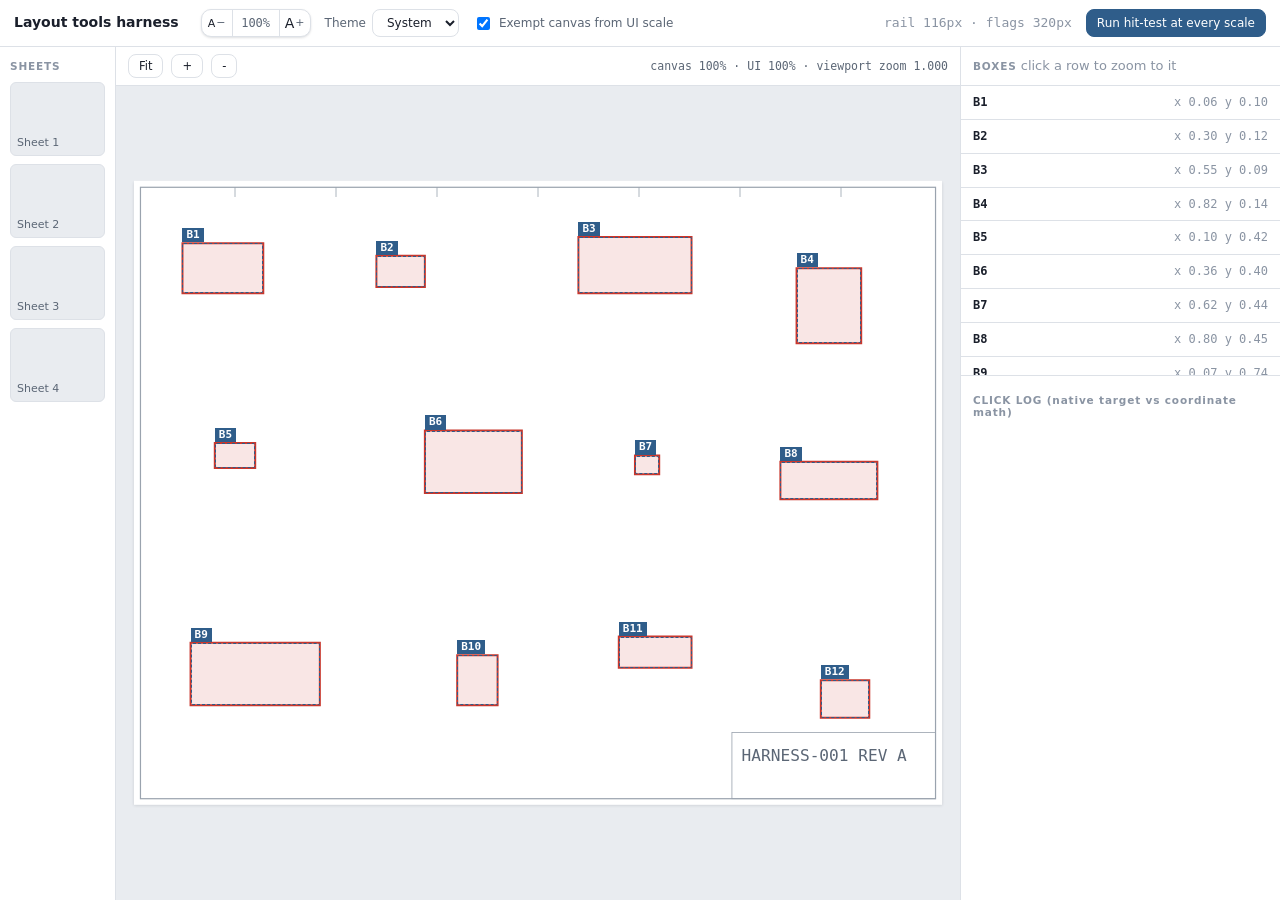
<file: frontend/dev/layout-tools-demo.html>
<!DOCTYPE html>
<html lang="en">
<head>
<meta charset="utf-8">
<meta name="viewport" content="width=device-width, initial-scale=1">
<title>Layout Tools Harness</title>
<!-- Interface scale before first paint (the same snippet the app should inline in <head>). -->
<script>
  (function () {
    var s = 100;
    try { s = parseInt(localStorage.getItem("tallymark.uiScale"), 10) || 100; } catch (e) {}
    if ([85, 90, 100, 110, 120, 130].indexOf(s) < 0) s = 100;
    var d = document.documentElement;
    d.style.setProperty("--tally-ui-zoom", String(s / 100));
    if (s !== 100) d.style.zoom = String(s / 100);
    d.setAttribute("data-ui-scale", String(s));
  })();
</script>
<link rel="stylesheet" href="../layout-tools.css?v=dev">
<style>
  :root {
    --bg: #f4f6f9; --panel: #fff; --border: #dde1e7; --ink: #1a1f2b; --ink-2: #5b6675; --muted: #8a94a3;
    --canvas: #e9ecf0; --accent: #2f5d8a; --red: #c8372d; --ok: #2e7d4f; --amber: #b7791f; --radius: 10px;
    --sans: system-ui, -apple-system, "Segoe UI", sans-serif; --mono: ui-monospace, "Cascadia Mono", Consolas, monospace;
    color-scheme: light;
  }
  :root[data-theme="dark"] {
    --bg: #12161d; --panel: #1b2029; --border: #2f3642; --ink: #e7eaf0; --ink-2: #a3acb9; --muted: #7c8696;
    --canvas: #0e1117; --accent: #7aa7d6; --red: #ef6a5f; --ok: #5cc28b; color-scheme: dark;
  }
  @media (prefers-color-scheme: dark) {
    :root:not([data-theme="light"]) {
      --bg: #12161d; --panel: #1b2029; --border: #2f3642; --ink: #e7eaf0; --ink-2: #a3acb9; --muted: #7c8696;
      --canvas: #0e1117; --accent: #7aa7d6; --red: #ef6a5f; --ok: #5cc28b; color-scheme: dark;
    }
  }
  * { box-sizing: border-box; }
  html, body { margin: 0; height: 100%; background: var(--bg); }
  body { color: var(--ink); font: 13px/1.4 var(--sans); }
  [hidden] { display: none !important; }
  #app { height: 100vh; display: flex; flex-direction: column; min-height: 0; }
  .top { display: flex; align-items: center; flex-wrap: wrap; gap: 10px 14px; padding: 9px 14px; background: var(--panel); border-bottom: 1px solid var(--border); }
  .top h1 { font-size: 14px; margin: 0 8px 0 0; font-weight: 600; }
  .top label { display: inline-flex; align-items: center; gap: 6px; color: var(--ink-2); font-size: 12px; }
  .top select, .btn { height: 28px; border: 1px solid var(--border); background: var(--panel); color: var(--ink); border-radius: 8px; padding: 0 10px; font: inherit; font-size: 12px; cursor: pointer; }
  .btn-primary { background: var(--accent); border-color: var(--accent); color: #fff; }
  .spacer { flex: 1; }
  .mono { font-family: var(--mono); }
  .muted { color: var(--muted); }
  .workspace { flex: 1; display: flex; min-height: 0; }
  .rail { width: 116px; flex: 0 0 116px; border-right: 1px solid var(--border); background: var(--panel); padding: 12px 10px; display: flex; flex-direction: column; gap: 8px; overflow: auto; }
  .rail-title { font-size: 10.5px; letter-spacing: .08em; color: var(--muted); font-weight: 600; }
  .thumb { height: 74px; flex: 0 0 auto; border: 1px solid var(--border); border-radius: 6px; background: var(--canvas); display: flex; align-items: flex-end; padding: 4px 6px; font-size: 11px; color: var(--ink-2); }
  .canvas-col { flex: 1; display: flex; flex-direction: column; min-width: 0; background: var(--canvas); }
  .toolbar { display: flex; align-items: center; gap: 8px; padding: 7px 12px; background: var(--panel); border-bottom: 1px solid var(--border); flex-wrap: wrap; }
  .toolbar .btn { height: 24px; font-size: 11.5px; }
  .readout { margin-left: auto; font: 11.5px var(--mono); color: var(--ink-2); }
  .viewport { flex: 1; position: relative; overflow: hidden; min-height: 0; cursor: grab; }
  .viewport.dragging { cursor: grabbing; }
  .stage { position: absolute; left: 0; top: 0; transform-origin: 0 0; background: #fff; box-shadow: 0 1px 3px rgba(27,36,48,.14); }
  .overlay { position: absolute; inset: 0; width: 100%; height: 100%; display: block; }
  .box { fill: #c8372d; fill-opacity: .12; stroke: #c8372d; stroke-width: 2; cursor: pointer; }
  .box:hover { fill-opacity: .25; }
  .box.sel { fill: #2f5d8a; stroke: #2f5d8a; fill-opacity: .28; }
  .callouts { position: absolute; inset: 0; pointer-events: none; }
  .callout { position: absolute; border: 1.5px dashed #2f5d8a; border-radius: 2px; }
  .callout b { position: absolute; left: -1px; bottom: calc(100% + 2px); padding: 1px 4px; font: 600 11px/1.1 var(--mono); background: #2f5d8a; color: #fff; pointer-events: auto; cursor: pointer; white-space: nowrap; }
  .hover-tip { position: absolute; z-index: 5; pointer-events: none; background: #1a1f2b; color: #fff; padding: 4px 7px; border-radius: 4px; font: 11.5px var(--mono); white-space: nowrap; }
  .flags-col { width: 320px; flex: 0 0 320px; border-left: 1px solid var(--border); background: var(--panel); display: flex; flex-direction: column; min-height: 0; }
  .flags-head { padding: 10px 12px; border-bottom: 1px solid var(--border); }
  .flag-list { overflow: auto; flex: 0 1 auto; max-height: 34%; border-bottom: 1px solid var(--border); }
  .flag { display: flex; justify-content: space-between; gap: 8px; padding: 8px 12px; border-bottom: 1px solid var(--border); cursor: pointer; font-size: 12px; }
  .flag:hover { background: color-mix(in srgb, var(--ink) 5%, transparent); }
  .flag.sel { background: color-mix(in srgb, var(--accent) 14%, transparent); }
  .log { flex: 1; overflow: auto; padding: 8px 12px; font: 11.5px/1.5 var(--mono); }
  .log .ok { color: var(--ok); } .log .bad { color: var(--red); font-weight: 600; }
  .log h3 { font: 600 10.5px var(--sans); letter-spacing: .08em; color: var(--muted); margin: 10px 0 4px; }
  table.res { border-collapse: collapse; width: 100%; font: 11px var(--mono); }
  table.res td, table.res th { border-bottom: 1px solid var(--border); padding: 3px 4px; text-align: left; }
  @media (max-width: 800px) {
    .workspace { flex-direction: column; }
    .rail { display: none; }
    .canvas-col { min-height: 50vh; }
    .flags-col { width: auto; flex: 1 1 auto; border-left: 0; border-top: 1px solid var(--border); }
  }
</style>
</head>
<body>
<div id="app" data-ui-scale-fill>
  <header class="top">
    <h1>Layout tools harness</h1>
    <span id="scale-mount"></span>
    <label>Theme
      <select id="theme"><option value="">System</option><option value="light">Light</option><option value="dark">Dark</option></select>
    </label>
    <label title="Puts data-ui-scale-exempt on the drawing viewport so its effective zoom stays 1">
      <input type="checkbox" id="exempt" checked> Exempt canvas from UI scale
    </label>
    <span class="spacer"></span>
    <span class="muted mono" id="widths"></span>
    <button class="btn btn-primary" id="run">Run hit-test at every scale</button>
  </header>
  <div class="workspace">
    <aside class="rail" id="rail">
      <div class="rail-title">SHEETS</div>
      <div class="thumb">Sheet 1</div><div class="thumb">Sheet 2</div><div class="thumb">Sheet 3</div><div class="thumb">Sheet 4</div>
    </aside>
    <section class="canvas-col" id="center">
      <div class="toolbar">
        <button class="btn" id="fit">Fit</button>
        <button class="btn" id="zin">+</button>
        <button class="btn" id="zout">-</button>
        <span class="readout" id="readout"></span>
      </div>
      <div class="viewport" id="viewport" data-ui-scale-exempt>
        <div class="stage" id="stage"><svg class="overlay" id="overlay" xmlns="http://www.w3.org/2000/svg"></svg></div>
        <div class="callouts" id="callouts"></div>
        <div class="hover-tip" id="tip" hidden></div>
      </div>
    </section>
    <aside class="flags-col" id="flags">
      <div class="flags-head"><span class="rail-title">BOXES</span> <span class="muted">click a row to zoom to it</span></div>
      <div class="flag-list" id="list"></div>
      <div class="log" id="log"><h3>CLICK LOG (native target vs coordinate math)</h3></div>
    </aside>
  </div>
</div>

<script src="../layout-tools.js?v=dev"></script>
<script>
(function () {
  "use strict";
  var $ = function (s) { return document.querySelector(s); };
  var UI = TallyLayout.uiScale;
  var vp = $("#viewport"), stage = $("#stage"), svg = $("#overlay"), callouts = $("#callouts"), tip = $("#tip");

  /* Known boxes in normalized sheet coordinates (0..1), like the app's flag bboxes. */
  var BOXES = [
    { id: "B1", x: 0.06, y: 0.10, w: 0.10, h: 0.08 }, { id: "B2", x: 0.30, y: 0.12, w: 0.06, h: 0.05 },
    { id: "B3", x: 0.55, y: 0.09, w: 0.14, h: 0.09 }, { id: "B4", x: 0.82, y: 0.14, w: 0.08, h: 0.12 },
    { id: "B5", x: 0.10, y: 0.42, w: 0.05, h: 0.04 }, { id: "B6", x: 0.36, y: 0.40, w: 0.12, h: 0.10 },
    { id: "B7", x: 0.62, y: 0.44, w: 0.03, h: 0.03 }, { id: "B8", x: 0.80, y: 0.45, w: 0.12, h: 0.06 },
    { id: "B9", x: 0.07, y: 0.74, w: 0.16, h: 0.10 }, { id: "B10", x: 0.40, y: 0.76, w: 0.05, h: 0.08 },
    { id: "B11", x: 0.60, y: 0.73, w: 0.09, h: 0.05 }, { id: "B12", x: 0.85, y: 0.80, w: 0.06, h: 0.06 },
  ];
  var view = { s: 1, tx: 0, ty: 0, W: 0, H: 0, aspect: 8.5 / 11 };
  var selected = null;

  /* ---------------- canvas: the same coordinate pattern as app.js (layoutBase / applyView / wheel / drag) */
  function layoutBase() {
    var r = vp.getBoundingClientRect();
    var pad = 18, W = r.width - pad * 2, H = W * view.aspect;
    if (H > r.height - pad * 2) { H = r.height - pad * 2; W = H / view.aspect; }
    W = Math.max(W, 100); H = Math.max(H, 100);
    stage.style.width = W + "px"; stage.style.height = H + "px";
    view.W = W; view.H = H;
    return { vw: r.width, vh: r.height, W: W, H: H };
  }
  function applyView() {
    stage.style.transform = "translate(" + view.tx + "px, " + view.ty + "px) scale(" + view.s + ")";
    renderCallouts();
    $("#readout").textContent = "canvas " + Math.round(view.s * 100) + "% · UI " + UI.get() + "% · viewport zoom " + TallyLayout.uiScale.zoomOf(vp).toFixed(3);
  }
  function fitView() {
    var b = layoutBase();
    view.s = 1; view.tx = (b.vw - b.W) / 2; view.ty = (b.vh - b.H) / 2;
    applyView();
  }
  function zoomBy(f) {
    var r = vp.getBoundingClientRect(), s = view.s, ns = Math.min(8, Math.max(0.5, s * f));
    var cx = r.width / 2, cy = r.height / 2;
    view.tx = cx - ((cx - view.tx) / s) * ns; view.ty = cy - ((cy - view.ty) / s) * ns; view.s = ns;
    applyView();
  }
  function zoomToBox(b) {
    var base = layoutBase();
    var s = Math.min(4, Math.max(1, Math.min(base.vw / (b.w * base.W * 1.6 + 40), base.vh / (b.h * base.H * 1.6 + 40))));
    view.s = s; view.tx = base.vw / 2 - s * (b.x + b.w / 2) * base.W; view.ty = base.vh / 2 - s * (b.y + b.h / 2) * base.H;
    applyView();
  }

  function renderOverlay() {
    var W = 1000, H = 1000 * view.aspect, parts = [];
    parts.push('<rect x="8" y="8" width="' + (W - 16) + '" height="' + (H - 16) + '" fill="none" stroke="#9aa3ae" stroke-width="1.5"/>');
    for (var i = 1; i < 8; i++) parts.push('<line x1="' + (i * W / 8) + '" y1="8" x2="' + (i * W / 8) + '" y2="20" stroke="#9aa3ae"/>');
    parts.push('<rect x="' + (W - 260) + '" y="' + (H - 90) + '" width="252" height="82" fill="none" stroke="#9aa3ae"/>');
    parts.push('<text x="' + (W - 248) + '" y="' + (H - 55) + '" font-size="20" fill="#5b6675" font-family="monospace">HARNESS-001 REV A</text>');
    BOXES.forEach(function (b) {
      parts.push('<rect class="box' + (selected === b.id ? " sel" : "") + '" data-id="' + b.id + '" data-tip="' + b.id + ' (click to test)" x="' + b.x * W + '" y="' + b.y * H +
        '" width="' + b.w * W + '" height="' + b.h * H + '" vector-effect="non-scaling-stroke"/>');
    });
    svg.setAttribute("viewBox", "0 0 " + W + " " + H);
    svg.setAttribute("preserveAspectRatio", "none");
    svg.innerHTML = parts.join("");
  }

  /* Overlay boxes positioned from getBoundingClientRect(), the pattern that breaks under zoom
   * if visual px (rects) are written into local px (style). */
  function renderCallouts() {
    var vr = vp.getBoundingClientRect(), sr = stage.getBoundingClientRect();
    callouts.innerHTML = BOXES.map(function (b) {
      var l = sr.left - vr.left + b.x * sr.width, t = sr.top - vr.top + b.y * sr.height;
      return '<div class="callout" data-for="' + b.id + '" style="left:' + l + 'px;top:' + t + 'px;width:' + b.w * sr.width + 'px;height:' + b.h * sr.height + 'px"><b data-id="' + b.id + '">' + b.id + "</b></div>";
    }).join("");
  }

  /* Coordinate-math hit test: client point -> viewport px -> sheet coords -> which box. */
  function mathHit(clientX, clientY) {
    var r = vp.getBoundingClientRect();
    var px = (clientX - r.left - view.tx) / view.s / view.W, py = (clientY - r.top - view.ty) / view.s / view.H;
    for (var i = 0; i < BOXES.length; i++) {
      var b = BOXES[i];
      if (px >= b.x && px <= b.x + b.w && py >= b.y && py <= b.y + b.h) return b.id;
    }
    return null;
  }

  var lastClick = null;
  function log(html) { var d = document.createElement("div"); d.innerHTML = html; $("#log").appendChild(d); $("#log").scrollTop = 1e9; }

  var drag = null;
  vp.addEventListener("mousedown", function (e) {
    if (e.button !== 0 || e.target.closest("[data-id]")) return;
    drag = { x: e.clientX, y: e.clientY, tx: view.tx, ty: view.ty, moved: false };
    vp.classList.add("dragging");
  });
  window.addEventListener("mousemove", function (e) {
    if (drag) {
      var dx = e.clientX - drag.x, dy = e.clientY - drag.y;
      if (Math.abs(dx) + Math.abs(dy) > 3) drag.moved = true;
      view.tx = drag.tx + dx; view.ty = drag.ty + dy;
      applyView();
      return;
    }
    var t = e.target.closest && e.target.closest("[data-tip]");
    if (t && vp.contains(t)) {
      var r = vp.getBoundingClientRect();
      tip.textContent = t.getAttribute("data-tip"); tip.hidden = false;
      tip.style.left = Math.min(e.clientX - r.left + 12, r.width - tip.offsetWidth - 8) + "px";
      tip.style.top = (e.clientY - r.top + 14) + "px";
    } else tip.hidden = true;
  });
  window.addEventListener("mouseup", function () { if (drag) { var m = drag.moved; drag = null; vp.classList.remove("dragging"); vp._justDragged = m; } });
  vp.addEventListener("wheel", function (e) {
    e.preventDefault();
    var r = vp.getBoundingClientRect(), s = view.s, ns = Math.min(8, Math.max(0.5, s * (e.deltaY < 0 ? 1.12 : 1 / 1.12)));
    var px = e.clientX - r.left, py = e.clientY - r.top;
    view.tx = px - ((px - view.tx) / s) * ns; view.ty = py - ((py - view.ty) / s) * ns; view.s = ns;
    applyView();
  }, { passive: false });
  vp.addEventListener("click", function (e) {
    if (vp._justDragged) { vp._justDragged = false; return; }
    var t = e.target.closest("[data-id]");
    var nativeId = t ? t.getAttribute("data-id") : null;
    var mathId = mathHit(e.clientX, e.clientY);
    lastClick = { nativeId: nativeId, mathId: mathId };
    if (!e.isTrusted) return; // the automated test reads lastClick; only real clicks get logged
    if (t && t.tagName === "B") { log('<span class="ok">OK </span>UI ' + UI.get() + "% · tag " + nativeId + " (label above the box, no math check)"); select(nativeId, false); return; }
    var ok = nativeId === mathId;
    log('<span class="' + (ok ? "ok" : "bad") + '">' + (ok ? "OK " : "MISMATCH ") + "</span>UI " + UI.get() + "% · native " + (nativeId || "-") + " · math " + (mathId || "-"));
    if (nativeId) select(nativeId, false);
  });
  window.addEventListener("resize", fitView); // same as app.js: refit on resize (uiScale.set dispatches one)

  /* ---------------- side list */
  function renderList() {
    $("#list").innerHTML = BOXES.map(function (b) {
      return '<div class="flag' + (selected === b.id ? " sel" : "") + '" data-box="' + b.id + '"><b class="mono">' + b.id + '</b><span class="muted mono">x ' + b.x.toFixed(2) + " y " + b.y.toFixed(2) + "</span></div>";
    }).join("");
  }
  $("#list").addEventListener("click", function (e) {
    var row = e.target.closest("[data-box]"); if (row) select(row.getAttribute("data-box"), true);
  });
  function select(id, zoom) {
    selected = id; renderOverlay(); renderList();
    if (zoom) zoomToBox(BOXES.filter(function (b) { return b.id === id; })[0]);
  }

  /* ---------------- panes + scale control */
  function showWidths() { $("#widths").textContent = "rail " + rail.getWidth() + "px · flags " + flags.getWidth() + "px"; }
  var rail = TallyLayout.makeResizable($("#rail"), { side: "left", min: 96, max: 320, defaultWidth: 116, storageKey: "tallymark.demo.railWidth", label: "Resize sheets panel", onResize: function () { fitView(); showWidths(); } });
  var flags = TallyLayout.makeResizable($("#flags"), { side: "right", min: 240, max: 560, defaultWidth: 320, storageKey: "tallymark.demo.flagsWidth", label: "Resize flags panel", onResize: function () { fitView(); showWidths(); } });
  UI.mountControl($("#scale-mount"));
  UI.onChange(function () { showWidths(); });

  $("#theme").addEventListener("change", function (e) {
    if (e.target.value) document.documentElement.setAttribute("data-theme", e.target.value);
    else document.documentElement.removeAttribute("data-theme");
  });
  $("#exempt").addEventListener("change", function (e) { vp.toggleAttribute("data-ui-scale-exempt", e.target.checked); fitView(); });
  $("#fit").onclick = fitView; $("#zin").onclick = function () { zoomBy(1.25); }; $("#zout").onclick = function () { zoomBy(0.8); };

  /* ---------------- automated hit-test */
  function frames(n) { return new Promise(function (res) { (function f(k) { if (k <= 0) res(); else requestAnimationFrame(function () { f(k - 1); }); })(n); }); }
  function rectOf(id) { return svg.querySelector('rect[data-id="' + id + '"]').getBoundingClientRect(); }
  function near(a, b, tol) { return Math.abs(a - b) <= (tol || 1.5); }

  async function checkState(label, out) {
    var vr = vp.getBoundingClientRect();
    BOXES.forEach(function (b) {
      var r = rectOf(b.id), cx = r.left + r.width / 2, cy = r.top + r.height / 2;
      // skip points off-screen at this zoom, or within 8px of the edge (the pane resize handles overlap it by 4px)
      if (cx < vr.left + 8 || cx > vr.right - 8 || cy < vr.top + 8 || cy > vr.bottom - 8) return;
      var hitEl = document.elementFromPoint(cx, cy);
      var nativeId = hitEl && hitEl.closest("[data-id]") ? hitEl.closest("[data-id]").getAttribute("data-id") : null;
      lastClick = null;
      (hitEl || vp).dispatchEvent(new MouseEvent("click", { bubbles: true, cancelable: true, clientX: cx, clientY: cy, view: window }));
      var mathId = lastClick && lastClick.mathId;
      var c = callouts.querySelector('[data-for="' + b.id + '"]').getBoundingClientRect();
      var aligned = near(c.left, r.left) && near(c.top, r.top) && near(c.width, r.width) && near(c.height, r.height);
      out.checks++;
      if (nativeId !== b.id) out.fail.push(label + " " + b.id + ": native hit " + nativeId);
      if (mathId !== b.id) out.fail.push(label + " " + b.id + ": math hit " + mathId);
      if (!aligned) out.fail.push(label + " " + b.id + ": callout off by " + (c.left - r.left).toFixed(1) + "," + (c.top - r.top).toFixed(1) + " px");
    });
  }

  async function runOne(pct, out) {
    UI.set(pct); await frames(2); fitView(); await frames(1);
    var vr = vp.getBoundingClientRect(), sr = stage.getBoundingClientRect();
    out.checks++;
    if (sr.left < vr.left - 1 || sr.right > vr.right + 1 || sr.top < vr.top - 1 || sr.bottom > vr.bottom + 1 || sr.width < vr.width * 0.5)
      out.fail.push("fit: sheet " + sr.width.toFixed(0) + "x" + sr.height.toFixed(0) + " vs viewport " + vr.width.toFixed(0) + "x" + vr.height.toFixed(0));
    await checkState("fit", out);
    // wheel zoom must keep the point under the cursor fixed
    var r0 = rectOf("B6"), cx = r0.left + r0.width / 2, cy = r0.top + r0.height / 2;
    vp.dispatchEvent(new WheelEvent("wheel", { bubbles: true, cancelable: true, clientX: cx, clientY: cy, deltaY: -100 }));
    vp.dispatchEvent(new WheelEvent("wheel", { bubbles: true, cancelable: true, clientX: cx, clientY: cy, deltaY: -100 }));
    var r1 = rectOf("B6"); out.checks++;
    if (!near(r1.left + r1.width / 2, cx) || !near(r1.top + r1.height / 2, cy)) out.fail.push("wheel anchor drifted " + (r1.left + r1.width / 2 - cx).toFixed(1) + "," + (r1.top + r1.height / 2 - cy).toFixed(1) + " px");
    await checkState("wheel", out);
    // pan: a 40,25 px drag must move the sheet 40,25 px on screen
    var a = rectOf("B1"), sx = vr.left + 6, sy = vr.top + 6;
    vp.dispatchEvent(new MouseEvent("mousedown", { bubbles: true, button: 0, clientX: sx, clientY: sy }));
    window.dispatchEvent(new MouseEvent("mousemove", { bubbles: true, clientX: sx + 40, clientY: sy + 25 }));
    window.dispatchEvent(new MouseEvent("mouseup", { bubbles: true, clientX: sx + 40, clientY: sy + 25 }));
    vp._justDragged = false;
    var b2 = rectOf("B1"); out.checks++;
    if (!near(b2.left - a.left, 40) || !near(b2.top - a.top, 25)) out.fail.push("pan moved " + (b2.left - a.left).toFixed(1) + "," + (b2.top - a.top).toFixed(1) + " px for a 40,25 drag");
    await checkState("pan", out);
    zoomToBox(BOXES[6]); await frames(1);
    await checkState("zoomTo B7", out);
  }

  async function runHitTest(opts) {
    opts = opts || {};
    var exempt = opts.exempt !== undefined ? !!opts.exempt : $("#exempt").checked;
    var before = UI.get(), prevExempt = vp.hasAttribute("data-ui-scale-exempt");
    vp.toggleAttribute("data-ui-scale-exempt", exempt);
    var rows = [];
    for (var i = 0; i < UI.steps.length; i++) {
      var out = { checks: 0, fail: [] };
      await runOne(UI.steps[i], out);
      rows.push({ scale: UI.steps[i], vpZoom: +TallyLayout.uiScale.zoomOf(vp).toFixed(4), checks: out.checks, failures: out.fail.length, sample: out.fail.slice(0, 3) });
    }
    vp.toggleAttribute("data-ui-scale-exempt", prevExempt);
    UI.set(before); await frames(2); fitView();
    var html = '<h3>HIT-TEST · canvas ' + (exempt ? "EXEMPT" : "NOT exempt") + '</h3><table class="res"><tr><th>UI</th><th>vp zoom</th><th>checks</th><th>result</th></tr>' +
      rows.map(function (r) { return "<tr><td>" + r.scale + "%</td><td>" + r.vpZoom + "</td><td>" + r.checks + '</td><td class="' + (r.failures ? "bad" : "ok") + '">' + (r.failures ? r.failures + " fail · " + r.sample[0] : "pass") + "</td></tr>"; }).join("") + "</table>";
    log(html);
    return rows;
  }
  $("#run").onclick = function () { runHitTest(); };
  window.__harness = { runHitTest: runHitTest, view: view, mathHit: mathHit, rail: rail, flags: flags, fitView: fitView, select: select };

  renderOverlay(); renderList(); fitView(); showWidths();
})();
</script>
</body>
</html>
</file>
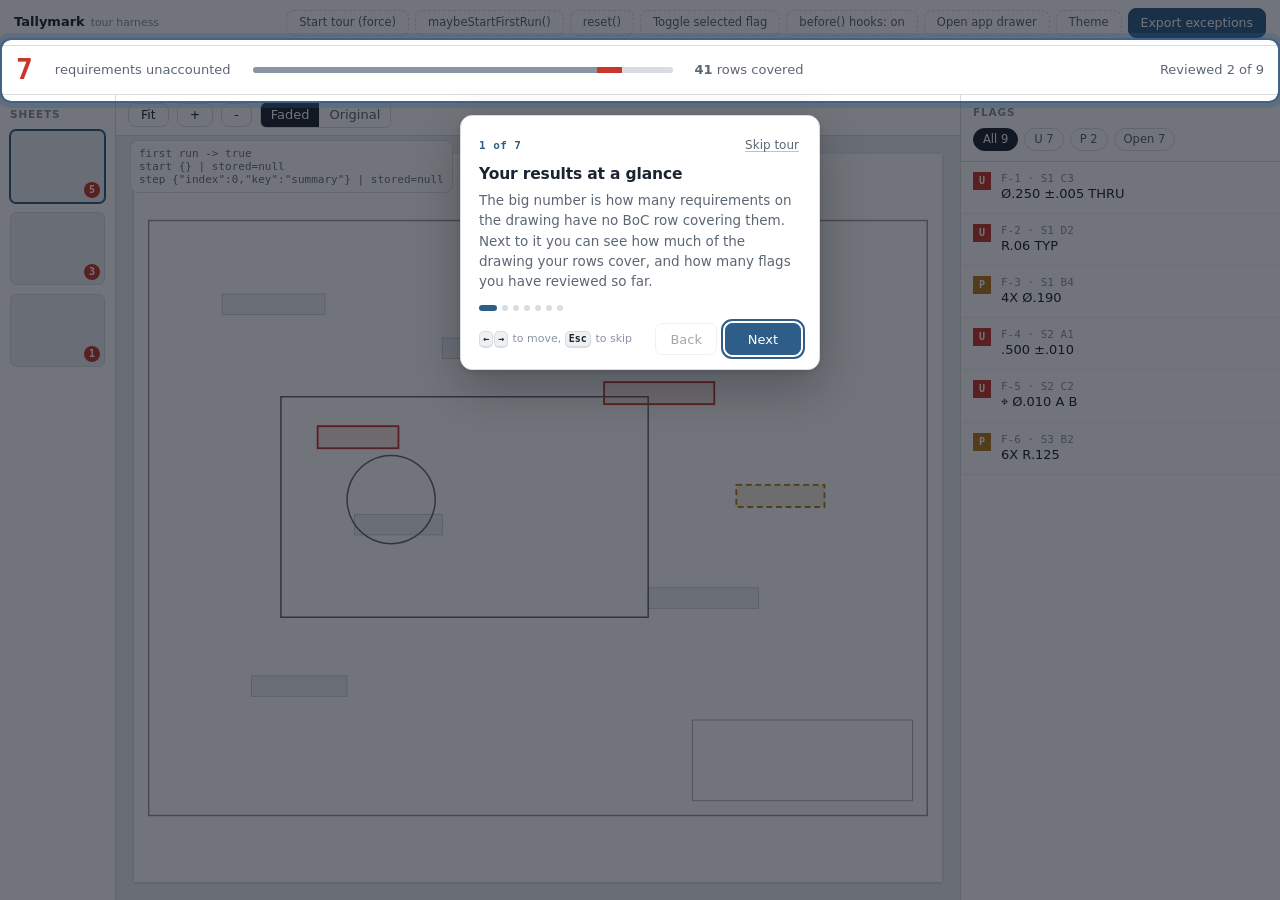
<file: frontend/dev/tour-demo.html>
<!DOCTYPE html>
<html lang="en">
<head>
<meta charset="utf-8">
<meta name="viewport" content="width=device-width, initial-scale=1">
<title>Tour harness</title>
<script>
  /* Same theme bootstrap as the app: ?theme=dark|light wins, then the app's stored choice, then the system. */
  (function () {
    var t = (location.search.match(/[?&]theme=(light|dark)/) || [])[1] || null;
    if (!t) try { t = localStorage.getItem("tallymark-theme"); } catch (e) {}
    if (t !== "light" && t !== "dark") t = window.matchMedia && matchMedia("(prefers-color-scheme: dark)").matches ? "dark" : "light";
    document.documentElement.setAttribute("data-theme", t);
  })();
</script>
<link rel="stylesheet" href="../tour.css">
<style>
  /* A static mock of the results screen. Self-contained on purpose: it does not load app.css,
     so it keeps working while the real app styles change. Tokens mirror the names tour.css reads. */
  :root {
    --bg: #F4F6F9; --surface: #FFFFFF; --border: #D9DDE3; --border-soft: #EEF0F3; --canvas: #EDEFF2;
    --ink: #1B2430; --ink-2: #5B6675; --muted: #8A94A3; --accent: #2F5D8A; --red: #C8372D; --amber: #B7791F;
    --radius: 12px;
    --sans: system-ui, -apple-system, 'Segoe UI', sans-serif;
    --mono: ui-monospace, 'Cascadia Mono', Consolas, monospace;
  }
  [data-theme="dark"] {
    --bg: #0F131A; --surface: #171C25; --border: #2A3240; --border-soft: #202734; --canvas: #0C1016;
    --ink: #E6EAF0; --ink-2: #A8B1BE; --muted: #737E8D; --accent: #7AA2D6; --red: #E5534B; --amber: #D69E3A;
  }
  * { box-sizing: border-box; }
  html, body { margin: 0; height: 100%; background: var(--bg); color: var(--ink); font: 13px/1.4 var(--sans); }
  [hidden] { display: none !important; }
  button { font: inherit; }
  #app { height: 100vh; display: flex; flex-direction: column; }
  .topbar { display: flex; align-items: center; gap: 10px; height: 46px; padding: 0 14px; background: var(--surface); border-bottom: 1px solid var(--border); flex: 0 0 auto; }
  .brand { font-weight: 600; }
  .brand small { color: var(--muted); font-weight: 400; margin-left: 6px; }
  .actions-top { margin-left: auto; display: flex; gap: 6px; flex-wrap: wrap; align-items: center; }
  .btn { height: 30px; padding: 0 12px; border: 1px solid var(--border); background: var(--surface); color: var(--ink); border-radius: 8px; cursor: pointer; font-size: 12.5px; white-space: nowrap; }
  .btn-primary { background: var(--accent); border-color: var(--accent); color: #fff; font-weight: 500; }
  .dev { border-style: dashed; color: var(--ink-2); font-size: 11.5px; height: 26px; }
  .summary { display: flex; gap: 22px; align-items: center; flex-wrap: wrap; padding: 10px 16px; background: var(--surface); border-bottom: 1px solid var(--border); }
  .big { font: 600 28px/1 var(--mono); color: var(--red); }
  .bar { flex: 1; min-width: 140px; max-width: 420px; height: 6px; display: flex; background: var(--border); border-radius: 3px; overflow: hidden; }
  .bar i { background: var(--muted); } .bar b { background: var(--red); }
  .review { margin-left: auto; color: var(--ink-2); }
  .workspace { flex: 1; display: flex; min-height: 0; }
  .rail { width: 116px; flex: 0 0 116px; background: var(--surface); border-right: 1px solid var(--border); padding: 12px 10px; overflow: auto; }
  .rail-title { font-size: 10.5px; letter-spacing: .08em; color: var(--muted); font-weight: 600; margin-bottom: 8px; }
  .thumb { position: relative; display: block; width: 100%; aspect-ratio: 1.3; border: 1px solid var(--border); border-radius: 6px; background: var(--canvas); margin-bottom: 9px; cursor: pointer; }
  .thumb.active { border-color: var(--accent); box-shadow: 0 0 0 1px var(--accent); }
  .badge { position: absolute; right: 4px; bottom: 4px; min-width: 16px; height: 16px; border-radius: 8px; background: var(--red); color: #fff; font: 600 10px/16px var(--mono); text-align: center; padding: 0 4px; }
  .canvas-col { flex: 1; display: flex; flex-direction: column; min-width: 0; background: var(--canvas); }
  .toolbar { display: flex; gap: 8px; align-items: center; padding: 7px 12px; background: var(--surface); border-bottom: 1px solid var(--border); flex-wrap: wrap; }
  .sheet-select { display: none; height: 26px; }
  .seg { display: flex; border: 1px solid var(--border); border-radius: 6px; overflow: hidden; }
  .seg button { border: 0; background: var(--surface); color: var(--ink-2); height: 24px; padding: 0 10px; }
  .seg button.on { background: var(--ink); color: var(--surface); }
  .viewport { flex: 1; position: relative; overflow: hidden; display: flex; align-items: center; justify-content: center; padding: 18px; min-height: 0; }
  .viewport svg { width: 100%; height: 100%; max-height: 100%; background: #fff; box-shadow: 0 1px 3px rgba(0,0,0,.18); }
  .flags-col { width: 320px; flex: 0 0 320px; background: var(--surface); border-left: 1px solid var(--border); display: flex; flex-direction: column; min-height: 0; }
  .flags-head { padding: 10px 12px; border-bottom: 1px solid var(--border); }
  .chips { display: flex; gap: 6px; margin-top: 8px; flex-wrap: wrap; }
  .chip { height: 23px; padding: 0 9px; border: 1px solid var(--border); border-radius: 12px; background: var(--surface); color: var(--ink-2); font-size: 11.5px; }
  .chip.on { background: var(--ink); color: var(--surface); border-color: var(--ink); }
  .flag-list { flex: 1; overflow: auto; }
  .flag-row { display: flex; gap: 10px; padding: 10px 12px; border-bottom: 1px solid var(--border-soft); cursor: pointer; }
  .flag-row:hover { background: var(--bg); }
  .flag-row.sel { background: color-mix(in srgb, var(--accent) 14%, transparent); }
  .ft { flex: 0 0 18px; height: 18px; color: #fff; font: 600 10px/18px var(--mono); text-align: center; background: var(--red); }
  .ft.p { background: var(--amber); }
  .fmeta { font: 11px var(--mono); color: var(--muted); }
  .detail { flex: 0 0 auto; border-top: 1px solid var(--border); background: var(--surface); padding: 12px 16px; max-height: 44vh; overflow: auto; }
  .detail-grid { display: grid; grid-template-columns: repeat(3, minmax(0, 1fr)); gap: 12px; }
  .panel { border: 1px solid var(--border); border-radius: 8px; padding: 10px; background: var(--bg); }
  .plabel { font-size: 10.5px; letter-spacing: .06em; color: var(--muted); font-weight: 600; margin-bottom: 6px; }
  .decisions { display: flex; gap: 8px; margin-top: 12px; padding-top: 10px; border-top: 1px solid var(--border-soft); flex-wrap: wrap; }
  .k { font-family: var(--mono); opacity: .6; margin-left: 4px; }
  .log { position: fixed; left: 130px; top: 140px; z-index: 50; max-width: 360px; font: 11px var(--mono); color: var(--ink-2); background: var(--surface); border: 1px solid var(--border); border-radius: 8px; padding: 6px 8px; pointer-events: none; opacity: .92; }
  /* a fake app modal, to prove the tour sits above the app's own layers */
  .fake-drawer { position: fixed; inset: 0 0 0 auto; width: 300px; background: var(--surface); border-left: 1px solid var(--border); z-index: 70; padding: 16px; box-shadow: -8px 0 30px rgba(0,0,0,.2); }

  @media (max-width: 1279px) {
    .rail { display: none; }
    .sheet-select { display: block; }
    .detail { position: fixed; left: 12px; right: 12px; bottom: 12px; z-index: 40; border: 1px solid var(--border); border-radius: 10px; box-shadow: 0 10px 30px rgba(0,0,0,.25); }
    .flags-col { width: 280px; flex-basis: 280px; }
  }
  @media (max-width: 800px) {
    .workspace { flex-direction: column; }
    .canvas-col { min-height: 50vh; }
    .flags-col { width: auto; flex: 1 1 auto; border-left: 0; border-top: 1px solid var(--border); }
    .detail-grid { grid-template-columns: 1fr; }
  }
</style>
</head>
<body>
<div id="app">
  <header class="topbar">
    <span class="brand">Tallymark<small>tour harness</small></span>
    <div class="actions-top">
      <button class="btn dev" id="dev-start">Start tour (force)</button>
      <button class="btn dev" id="dev-first">maybeStartFirstRun()</button>
      <button class="btn dev" id="dev-reset">reset()</button>
      <button class="btn dev" id="dev-select">Toggle selected flag</button>
      <button class="btn dev" id="dev-hooks" aria-pressed="true">before() hooks: on</button>
      <button class="btn dev" id="dev-drawer">Open app drawer</button>
      <button class="btn dev" id="dev-theme">Theme</button>
      <button class="btn btn-primary" id="btn-export" data-tour="export">Export exceptions</button>
    </div>
  </header>

  <main id="screen-results" style="flex:1; display:flex; flex-direction:column; min-height:0">
    <div class="summary" data-tour="summary">
      <span class="big">7</span><span style="color:var(--ink-2)">requirements unaccounted</span>
      <div class="bar"><i style="width:82%"></i><b style="width:6%"></b></div>
      <span style="color:var(--ink-2)"><b class="mono">41</b> rows covered</span>
      <span class="review">Reviewed 2 of 9</span>
    </div>
    <div class="workspace">
      <aside class="rail" data-tour="sheets">
        <div class="rail-title">SHEETS</div>
        <div class="thumb active"><span class="badge">5</span></div>
        <div class="thumb"><span class="badge">3</span></div>
        <div class="thumb"><span class="badge">1</span></div>
      </aside>
      <section class="canvas-col">
        <div class="toolbar">
          <select class="sheet-select" data-tour="sheets" aria-label="Sheet"><option>Sheet 1 (5)</option><option>Sheet 2 (3)</option></select>
          <button class="btn" style="height:24px">Fit</button>
          <button class="btn" style="height:24px">+</button>
          <button class="btn" style="height:24px">-</button>
          <div class="seg"><button class="on">Faded</button><button>Original</button></div>
        </div>
        <div class="viewport" data-tour="canvas">
          <svg viewBox="0 0 1100 850" preserveAspectRatio="xMidYMid meet" aria-label="Mock drawing">
            <rect x="20" y="20" width="1060" height="810" fill="none" stroke="#999" stroke-width="2"/>
            <g fill="#8A94A3" fill-opacity=".14" stroke="#8A94A3" stroke-opacity=".5">
              <rect x="120" y="120" width="140" height="28"/><rect x="420" y="180" width="160" height="28"/>
              <rect x="300" y="420" width="120" height="28"/><rect x="700" y="520" width="150" height="28"/>
              <rect x="160" y="640" width="130" height="28"/>
            </g>
            <g fill="#C8372D" fill-opacity=".12" stroke="#C8372D" stroke-width="2.5">
              <rect x="640" y="240" width="150" height="30"/><rect x="250" y="300" width="110" height="30"/>
            </g>
            <g fill="#B7791F" fill-opacity=".12" stroke="#B7791F" stroke-width="2.5" stroke-dasharray="8 5">
              <rect x="820" y="380" width="120" height="30"/>
            </g>
            <path d="M200 260 h500 v300 h-500 z M350 340 a60 60 0 1 0 0.1 0" fill="none" stroke="#666" stroke-width="2"/>
            <rect x="760" y="700" width="300" height="110" fill="none" stroke="#999"/>
          </svg>
        </div>
      </section>
      <aside class="flags-col" data-tour="flags">
        <div class="flags-head">
          <div class="rail-title">FLAGS</div>
          <div class="chips"><button class="chip on">All 9</button><button class="chip">U 7</button><button class="chip">P 2</button><button class="chip">Open 7</button></div>
        </div>
        <div class="flag-list" id="flag-list"></div>
      </aside>
    </div>
    <section class="detail" id="detail" data-tour="detail" hidden>
      <div class="rail-title">FLAG DETAIL</div>
      <div class="detail-grid">
        <div class="panel"><div class="plabel">WHAT THE BOC SAYS</div>No row covers this region.</div>
        <div class="panel"><div class="plabel">ON THE DRAWING</div><span style="font-family:var(--mono)">&#8960;.250 &plusmn;.005 THRU</span></div>
        <div class="panel"><div class="plabel">WHY IT WAS FLAGGED</div>Toleranced dimension with no matching row.</div>
      </div>
      <div class="decisions" data-tour="decisions">
        <button class="btn" style="border-color:var(--red);color:var(--red)">Confirm miss<span class="k">C</span></button>
        <button class="btn" style="border-style:dashed">Excluded by customer rule<span class="k">E</span></button>
        <button class="btn">Dismiss<span class="k">D</span></button>
      </div>
    </section>
  </main>
</div>
<div class="fake-drawer" id="fake-drawer" hidden><b>App drawer (z-index 70)</b><p>The tour must render above this.</p><button class="btn" id="drawer-close">Close</button></div>
<div class="log" id="log">events: (none)</div>

<script src="../tour.js"></script>
<script>
  (function () {
    var $ = function (s) { return document.querySelector(s); };
    var flags = [["U", "S1 C3", "Ø.250 ±.005 THRU"], ["U", "S1 D2", "R.06 TYP"], ["P", "S1 B4", "4X Ø.190"], ["U", "S2 A1", ".500 ±.010"], ["U", "S2 C2", "⌖ Ø.010 A B"], ["P", "S3 B2", "6X R.125"]];
    $("#flag-list").innerHTML = flags.map(function (f, i) {
      return '<div class="flag-row" data-i="' + i + '"><span class="ft ' + (f[0] === "P" ? "p" : "") + '">' + f[0] + '</span><div><div class="fmeta">F-' + (i + 1) + ' · ' + f[1] + '</div><div>' + f[2] + '</div></div></div>';
    }).join("");

    function selectFlag(i) {
      document.querySelectorAll(".flag-row").forEach(function (r) { r.classList.toggle("sel", +r.dataset.i === i); });
      $("#detail").hidden = i == null;
    }
    $("#flag-list").addEventListener("click", function (e) { var r = e.target.closest(".flag-row"); if (r) selectFlag(+r.dataset.i); });

    // App-style global shortcuts, to prove the tour swallows them while open.
    document.addEventListener("keydown", function (e) {
      if (e.key === "c" || e.key === "e" || e.key === "d") log("APP SHORTCUT FIRED: " + e.key);
      if (e.key === "Escape") { if (!$("#fake-drawer").hidden) $("#fake-drawer").hidden = true; else selectFlag(null); log("app Escape"); }
    });

    // Integration example: open the first flag so the detail + decisions steps have something to show.
    function openFirstFlag() { if ($("#detail").hidden) selectFlag(0); }
    var hooksOn = true;
    function applySteps() {
      TallyTour.setSteps(hooksOn
        ? ["summary", "sheets", "canvas", "flags", { key: "detail", before: openFirstFlag }, "decisions", "export"]
        : TallyTour.defaults());
    }
    applySteps();

    var lines = [];
    function log(m) { lines.push(m); lines = lines.slice(-4); $("#log").textContent = lines.join("\n"); $("#log").style.whiteSpace = "pre"; }
    ["start", "step", "end"].forEach(function (n) {
      document.addEventListener("tallytour:" + n, function (e) { log(n + " " + JSON.stringify(e.detail) + " | stored=" + JSON.stringify(TallyTour.status() && TallyTour.status().status)); });
    });

    $("#dev-start").onclick = function () { TallyTour.start({ force: true }); };
    $("#dev-first").onclick = function () { log("maybeStartFirstRun -> " + TallyTour.maybeStartFirstRun()); };
    $("#dev-reset").onclick = function () { TallyTour.reset(); log("reset; stored=" + JSON.stringify(TallyTour.status())); };
    $("#dev-select").onclick = function () { selectFlag($("#detail").hidden ? 0 : null); };
    $("#dev-hooks").onclick = function () { hooksOn = !hooksOn; this.textContent = "before() hooks: " + (hooksOn ? "on" : "off"); applySteps(); };
    $("#dev-drawer").onclick = function () { $("#fake-drawer").hidden = false; };
    $("#drawer-close").onclick = function () { $("#fake-drawer").hidden = true; };
    $("#dev-theme").onclick = function () {
      var t = document.documentElement.getAttribute("data-theme") === "dark" ? "light" : "dark";
      document.documentElement.setAttribute("data-theme", t); // not persisted: the harness must not change the app's saved theme
    };
    $("#btn-export").onclick = function () { log("export clicked"); };

    // First run, the way the app will call it once results are on screen. ?notour skips it.
    if (!/[?&]notour\b/.test(location.search)) log("first run -> " + TallyTour.maybeStartFirstRun());
  })();
</script>
</body>
</html>
</file>
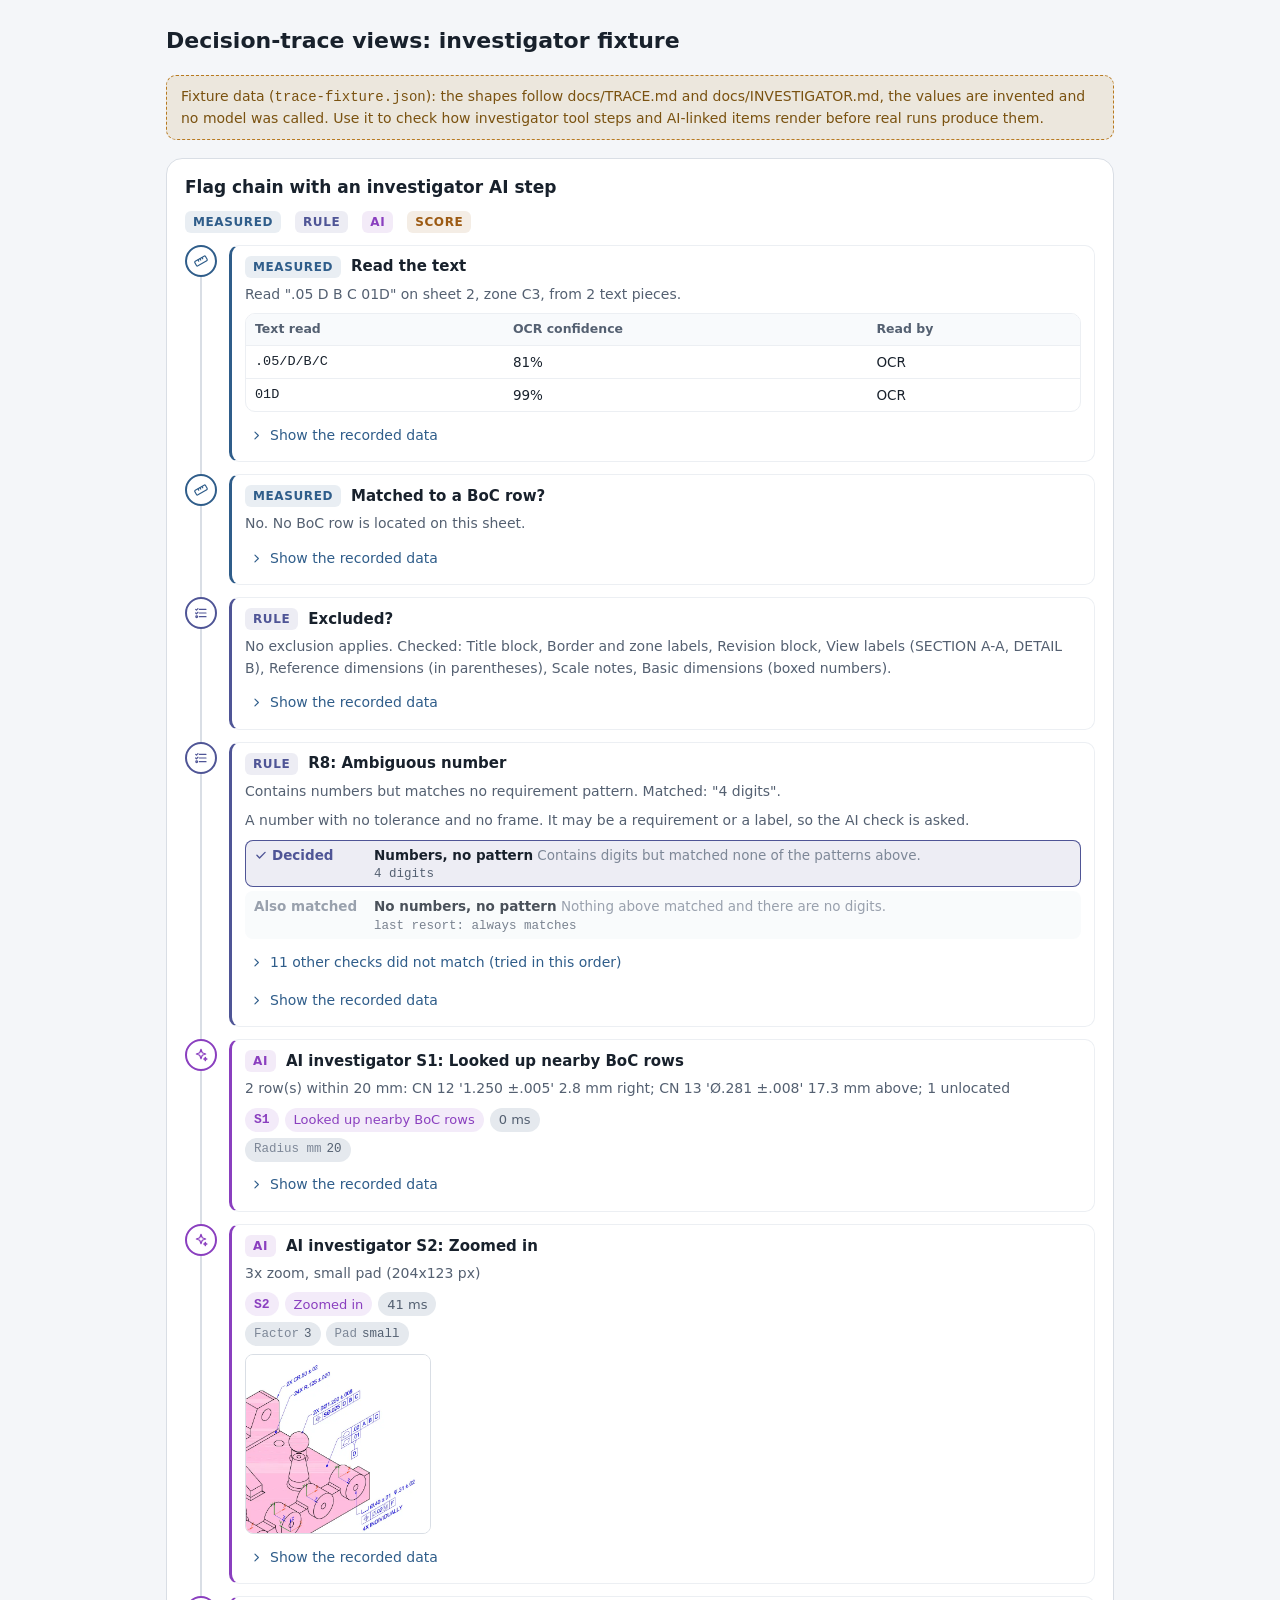
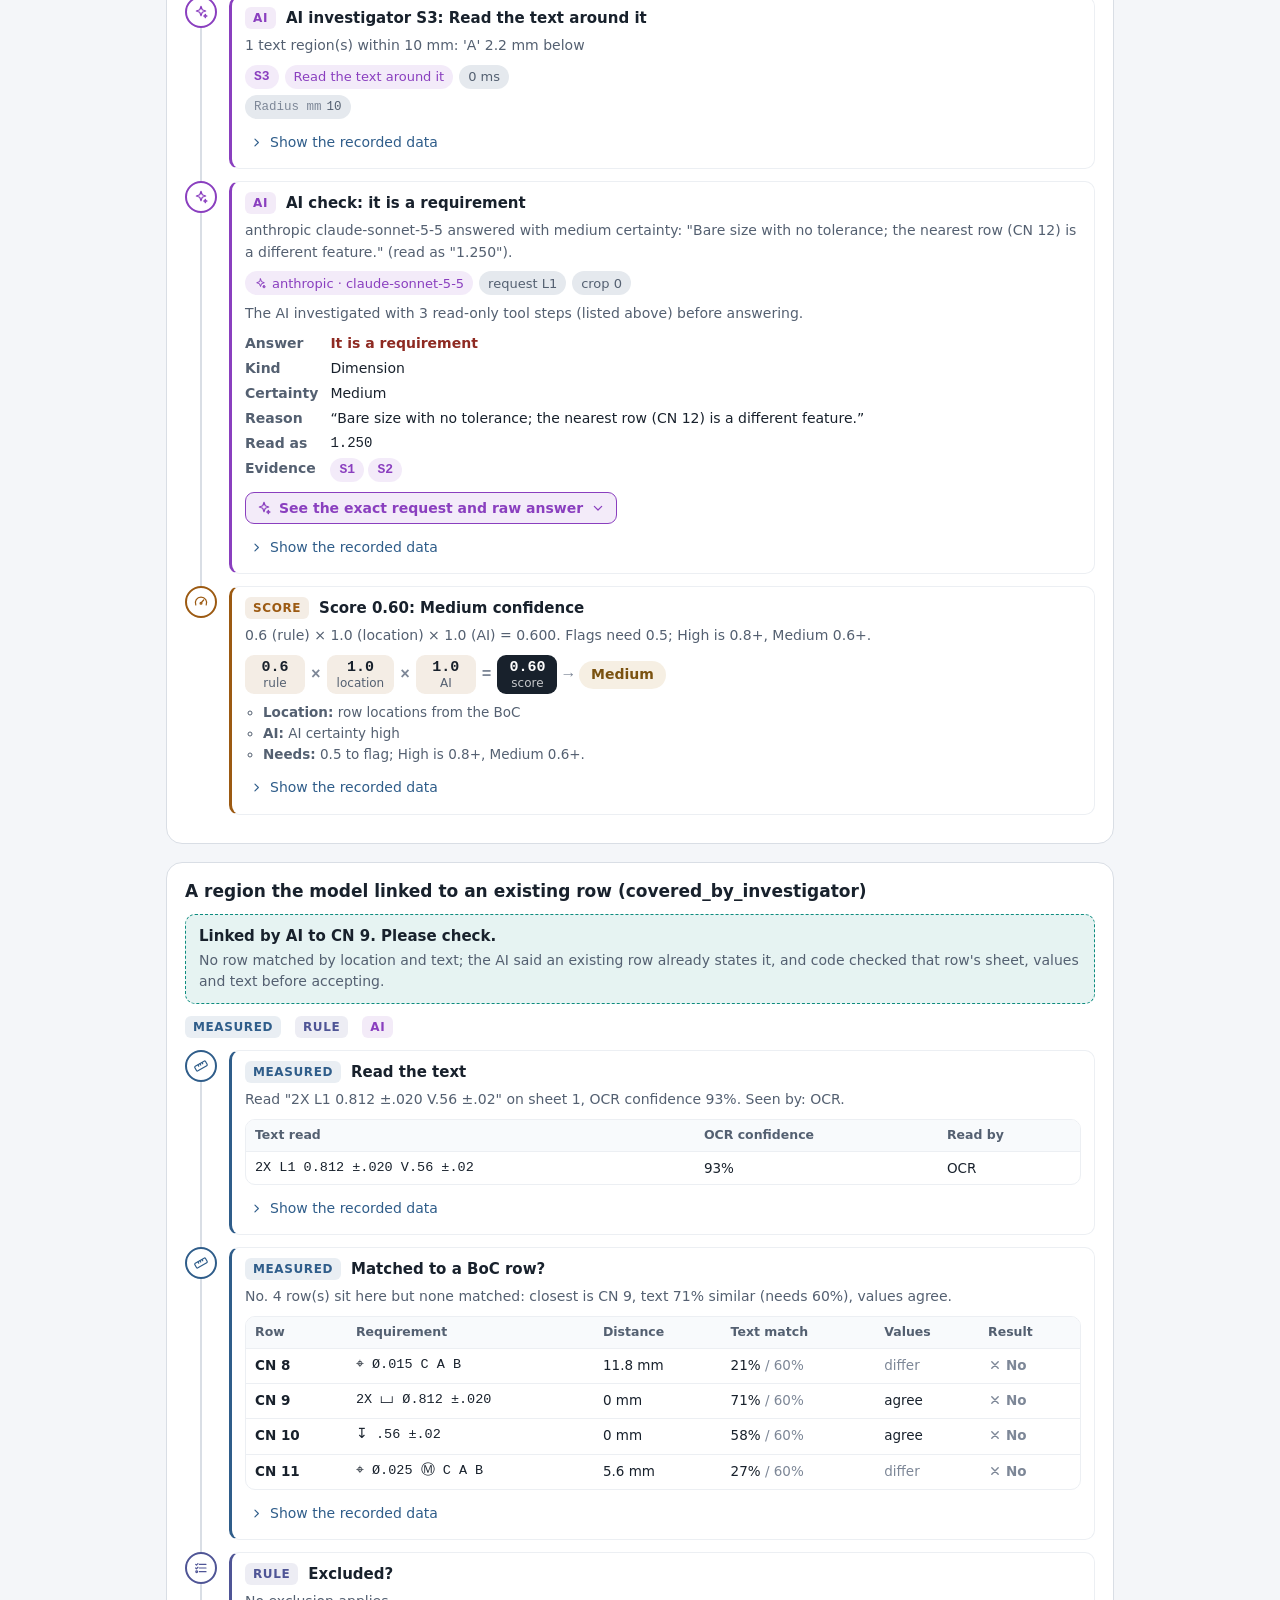
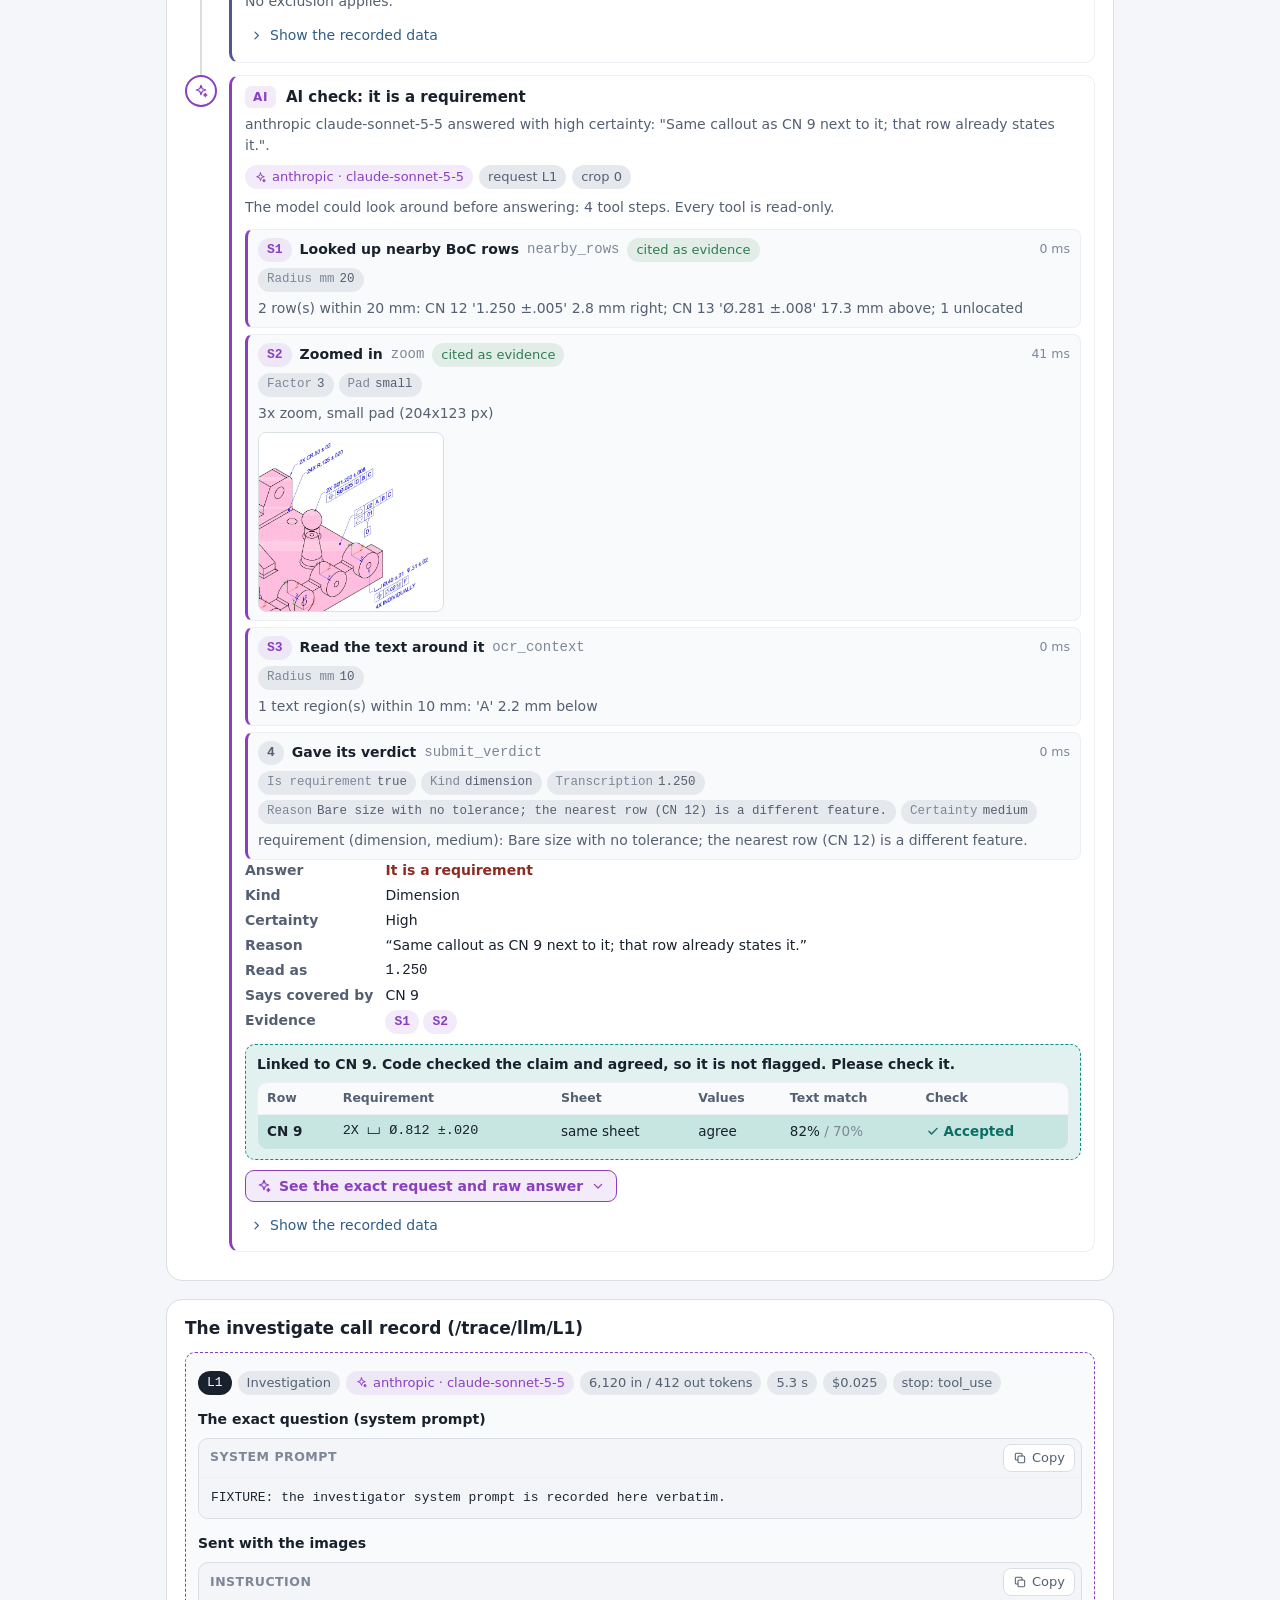
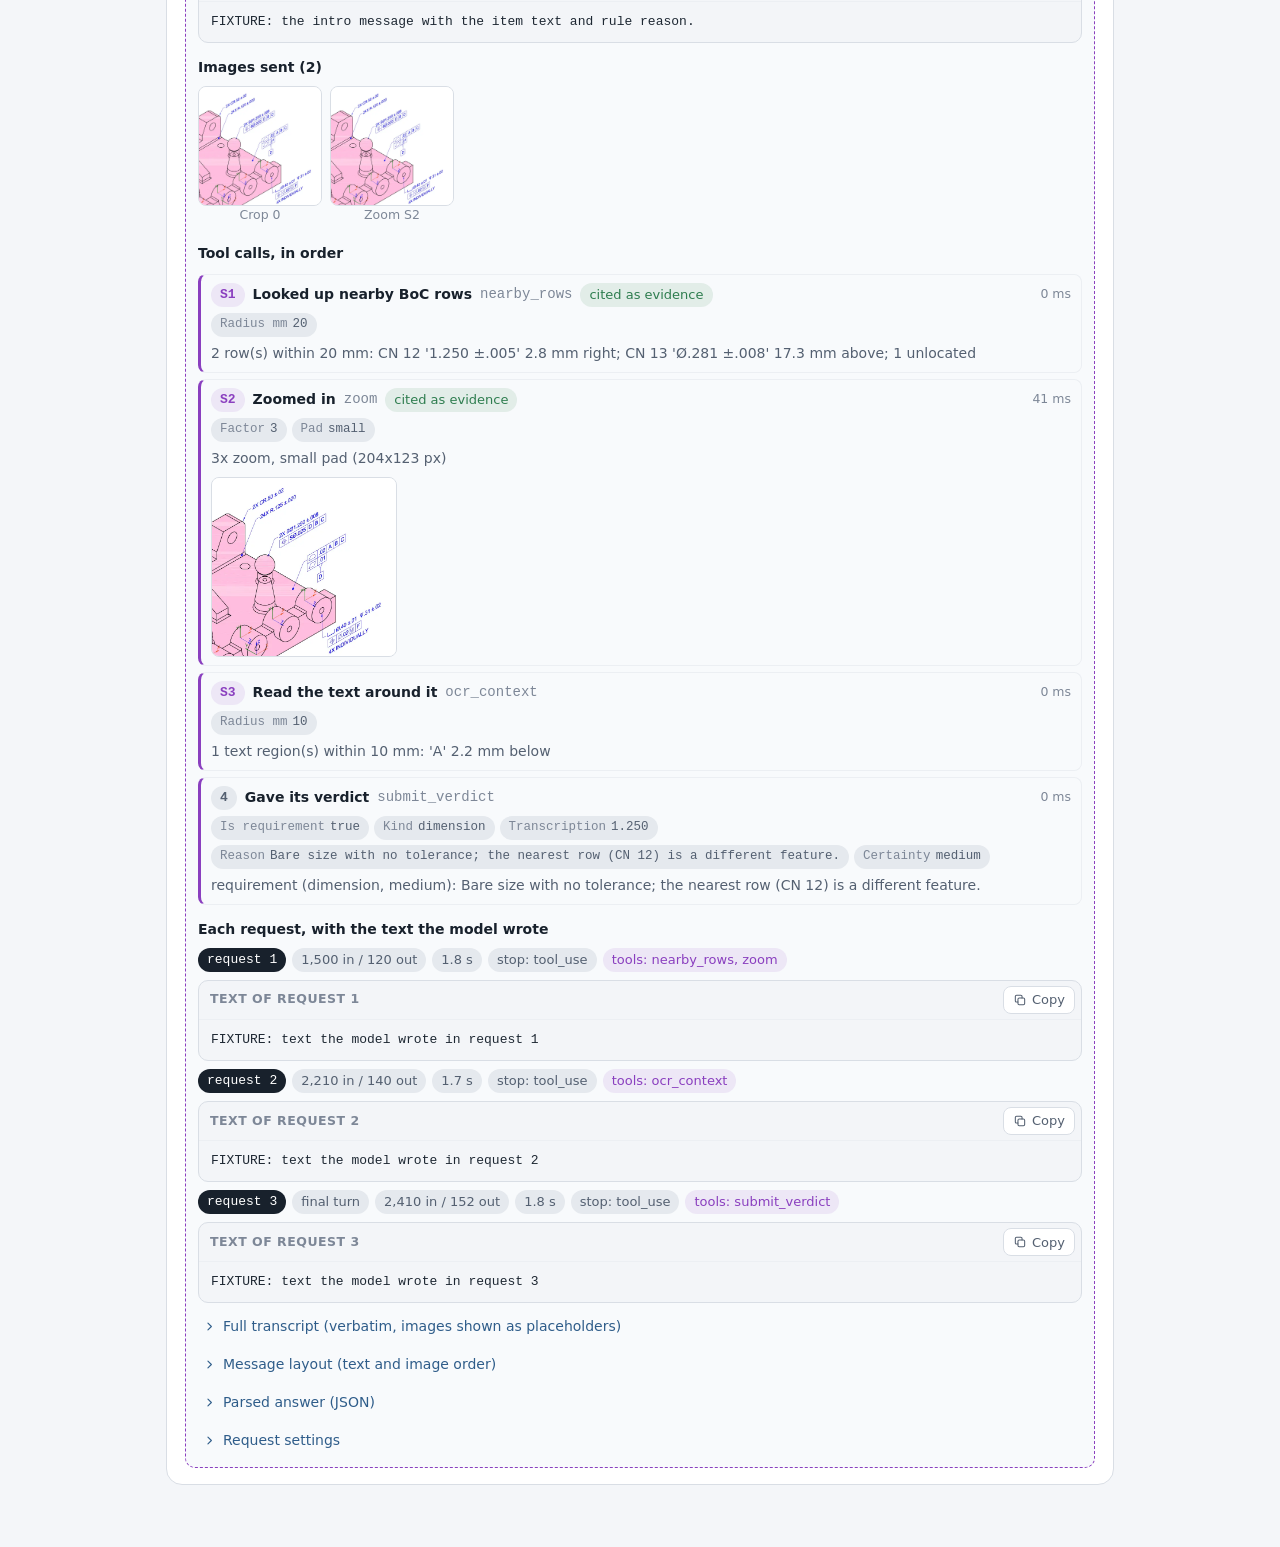
<file: frontend/dev/trace-demo.html>
<!DOCTYPE html>
<html lang="en">
<head>
<meta charset="utf-8">
<meta name="viewport" content="width=device-width, initial-scale=1">
<title>Trace views harness</title>
<script>
  /* ?theme=dark|light, default light (same attribute the app uses). */
  (function () {
    var t = new URLSearchParams(location.search).get("theme");
    document.documentElement.setAttribute("data-theme", t === "dark" ? "dark" : "light");
  })();
</script>
<link rel="icon" href="data:,">
<link rel="stylesheet" href="../app.css">
<link rel="stylesheet" href="../trace-view.css">
<style>
  body { height: auto; }
  main { max-width: 980px; margin: 0 auto; padding: 24px 16px 60px; display: flex; flex-direction: column; gap: 18px; }
  .demo-note { margin: 0; padding: 10px 14px; border: 1px dashed var(--amber); border-radius: 10px; background: var(--amber-tint); color: var(--amber-ink); font-size: 14px; }
  .demo-card { padding: 16px 18px; border: 1px solid var(--border); border-radius: 16px; background: var(--panel); }
  .demo-card h2 { margin: 0 0 10px; font-size: 17px; }
</style>
</head>
<body>
<main>
  <h1 style="margin:0;font-size:22px">Decision-trace views: investigator fixture</h1>
  <p class="demo-note">Fixture data (<span class="mono">trace-fixture.json</span>): the shapes follow docs/TRACE.md and docs/INVESTIGATOR.md, the values are invented and no model was called. Use it to check how investigator tool steps and AI-linked items render before real runs produce them.</p>
  <section class="demo-card"><h2>Flag chain with an investigator AI step</h2><div id="chain"></div></section>
  <section class="demo-card"><h2>A region the model linked to an existing row (covered_by_investigator)</h2><div id="linked"></div></section>
  <section class="demo-card"><h2>The investigate call record (/trace/llm/L1)</h2><div id="call"></div></section>
</main>
<script src="../trace-view.js"></script>
<script>
  (async function () {
    // the icon sprite lives in index.html: borrow it so this page needs no copy
    try {
      var html = await (await fetch("../index.html")).text();
      var doc = new DOMParser().parseFromString(html, "text/html");
      var sprite = doc.querySelector("body > svg");
      if (sprite) document.body.prepend(document.importNode(sprite, true));
    } catch (e) { /* icons are decorative */ }
    var fx = await (await fetch("trace-fixture.json")).json();
    var T = window.TallyTrace;
    var ctx = { runId: null, catalog: fx.catalog };
    document.getElementById("chain").innerHTML = T.stepsHTML(fx.flag_chain.steps, ctx);
    var o = T.outcome(fx.region_linked, ctx);
    document.getElementById("linked").innerHTML =
      '<div class="outcome-card tone-' + o.tone + '"><b>' + T.esc(o.title) + "</b><span>" + T.esc(o.sub) + "</span></div>" +
      T.stepsHTML(T.regionSteps(fx.region_linked, ctx), ctx);
    document.getElementById("call").innerHTML = T.callHTML(fx.investigate_call, ctx);
    T.wire(document.querySelector("main"), ctx);
  })();
</script>
</body>
</html>
</file>
<file: frontend/layout-tools.css>
/* Tallymark layout tools: resize handles + interface size control.
 * Theme-aware through the app's tokens when present, with standalone fallbacks.
 * Dark mode: [data-theme="dark"] on <html>, or the system preference unless data-theme="light". */

:root {
  --tally-ui-zoom: 1;
  --tl-surface: var(--surface, var(--panel, #fff));
  --tl-ink: var(--ink, #1a1f2b);
  --tl-ink-2: var(--ink-2, #5b6675);
  --tl-line: var(--line, var(--border, #e3e6ec));
  --tl-accent: var(--accent, #2f5d8a);
  --tl-hover: color-mix(in srgb, var(--tl-ink) 7%, transparent);
  --tl-radius: var(--radius, 10px);
  --tl-shadow: 0 1px 2px rgba(16, 24, 40, .06), 0 1px 3px rgba(16, 24, 40, .08);
}
:root[data-theme="dark"] {
  --tl-surface: var(--surface, var(--panel, #1b2029));
  --tl-ink: var(--ink, #e7eaf0);
  --tl-ink-2: var(--ink-2, #a3acb9);
  --tl-line: var(--line, var(--border, #2f3642));
  --tl-accent: var(--accent, #7aa7d6);
  --tl-shadow: 0 1px 2px rgba(0, 0, 0, .4);
}
@media (prefers-color-scheme: dark) {
  :root:not([data-theme="light"]) {
    --tl-surface: var(--surface, var(--panel, #1b2029));
    --tl-ink: var(--ink, #e7eaf0);
    --tl-ink-2: var(--ink-2, #a3acb9);
    --tl-line: var(--line, var(--border, #2f3642));
    --tl-accent: var(--accent, #7aa7d6);
    --tl-shadow: 0 1px 2px rgba(0, 0, 0, .4);
  }
}

/* ------------------------------------------------------------------ interface scale hooks */

/* Cancel the UI zoom inside an element whose script mixes getBoundingClientRect() with style px
 * (the drawing viewport). Its effective zoom becomes 1. */
[data-ui-scale-exempt] { zoom: calc(1 / var(--tally-ui-zoom, 1)); }

/* 100vh is multiplied by zoom; a full-viewport shell carries this attribute (or uses height: 100%). */
[data-ui-scale-fill] { height: calc(100vh / var(--tally-ui-zoom, 1)) !important; }

/* ------------------------------------------------------------------ resize handle */

/* Zero-width flex item between the pane and the center column; the hit area and the grip are
 * pseudo-elements, so the handle never takes layout space and is never clipped by the pane's
 * own overflow:auto. */
.tl-handle {
  position: relative;
  flex: 0 0 0px;
  width: 0;
  align-self: stretch;
  z-index: 20;
  outline: none;
  touch-action: none;
  -webkit-user-select: none;
  user-select: none;
}
.tl-handle[hidden] { display: none; }
.tl-handle::before { /* invisible 12px hit area: 8px over the pane, only 4px over the canvas */
  content: "";
  position: absolute;
  top: 0; bottom: 0; left: -8px;
  width: 12px;
  cursor: col-resize;
}
.tl-handle-right::before { left: -4px; }
.tl-handle::after { /* the visible line + grip */
  content: "";
  position: absolute;
  top: 0; bottom: 0; left: -1px;
  width: 2px;
  background: var(--tl-accent);
  opacity: 0;
  transition: opacity .12s ease;
  pointer-events: none;
}
.tl-handle:hover::after,
.tl-handle.tl-active::after,
.tl-handle:focus-visible::after { opacity: .55; }
.tl-handle.tl-active::after,
.tl-handle:focus-visible::after { opacity: 1; }
.tl-handle:focus-visible::before {
  background: color-mix(in srgb, var(--tl-accent) 16%, transparent);
  border-radius: 6px;
}
/* while dragging: col-resize everywhere, no text selection, no iframe/canvas stealing events */
html.tl-resizing, html.tl-resizing * { cursor: col-resize !important; -webkit-user-select: none !important; user-select: none !important; }

@media (hover: none) and (pointer: coarse) {
  .tl-handle::before { left: -14px; width: 22px; } /* bigger target for fingers */
  .tl-handle-right::before { left: -8px; }
  .tl-handle::after { opacity: .35; }
}

/* ------------------------------------------------------------------ interface size control */

.tl-scale {
  display: inline-flex;
  align-items: stretch;
  height: 28px;
  border: 1px solid var(--tl-line);
  border-radius: var(--tl-radius);
  background: var(--tl-surface);
  box-shadow: var(--tl-shadow);
  overflow: hidden;
  font: 500 12px/1 var(--sans, system-ui, -apple-system, "Segoe UI", sans-serif);
  color: var(--tl-ink);
  vertical-align: middle;
}
.tl-scale button {
  appearance: none;
  border: 0;
  margin: 0;
  background: transparent;
  color: inherit;
  font: inherit;
  cursor: pointer;
  display: inline-flex;
  align-items: center;
  justify-content: center;
  transition: background-color .12s ease, color .12s ease;
}
.tl-scale button:hover:not(:disabled) { background: var(--tl-hover); }
.tl-scale button:focus-visible { outline: 2px solid var(--tl-accent); outline-offset: -2px; border-radius: calc(var(--tl-radius) - 3px); }
.tl-scale button:disabled { opacity: .35; cursor: default; }
.tl-scale-btn { width: 30px; gap: 1px; font-weight: 600; }
.tl-scale-dec > span:first-child { font-size: 11px; }
.tl-scale-inc > span:first-child { font-size: 14px; }
.tl-scale-sign { font-size: 11px; color: var(--tl-ink-2); transform: translateY(-1px); }
.tl-scale-pct {
  min-width: 48px;
  padding: 0 6px;
  border-left: 1px solid var(--tl-line) !important;
  border-right: 1px solid var(--tl-line) !important;
  font-family: var(--mono, ui-monospace, "Cascadia Mono", Consolas, monospace) !important;
  font-variant-numeric: tabular-nums;
  color: var(--tl-accent) !important;
}
.tl-scale-pct.tl-is-default { color: var(--tl-ink-2) !important; }

@media (prefers-reduced-motion: reduce) {
  .tl-handle::after, .tl-scale button { transition: none; }
}
</file>
<file: frontend/tour.css>
/* Tallymark first-run tour. Pairs with tour.js. Everything is scoped under .tt-root.
 * Colors come from the app's tokens when they exist, with safe fallbacks. */

.tt-root {
  --tt-surface: var(--surface, var(--panel, #ffffff));
  --tt-ink: var(--ink, #1a1f2b);
  --tt-ink-2: var(--ink-2, #5b6675);
  --tt-muted: var(--muted, #8a94a3);
  --tt-border: var(--border, #d9dde3);
  --tt-accent: var(--accent, #2a5bd7);
  --tt-accent-ink: var(--accent-ink, #ffffff);
  --tt-radius: var(--radius, 12px);
  --tt-dim: rgba(12, 17, 26, 0.58);
  /* rgba fallbacks first; color-mix versions below when supported (an invalid
     var inside box-shadow would drop the whole dim layer). */
  --tt-ring: rgba(80, 130, 230, 0.75);
  --tt-glow: rgba(80, 130, 230, 0.28);
  --tt-kbd-bg: rgba(127, 127, 127, 0.12);
  --tt-shadow: 0 18px 48px rgba(12, 17, 26, 0.28), 0 2px 6px rgba(12, 17, 26, 0.12);
  --tt-ease: cubic-bezier(.2, .7, .2, 1);

  position: fixed;
  inset: 0;
  z-index: 2147483000; /* above the app's drawers (70), modals (70) and toast (60) */
  font-family: var(--sans, system-ui, -apple-system, "Segoe UI", sans-serif);
  color: var(--tt-ink);
  opacity: 0;
  transition: opacity .2s ease;
}
@supports (color: color-mix(in srgb, red 50%, blue)) {
  .tt-root {
    --tt-ring: color-mix(in srgb, var(--tt-accent) 60%, transparent);
    --tt-glow: color-mix(in srgb, var(--tt-accent) 26%, transparent);
    --tt-kbd-bg: color-mix(in srgb, var(--tt-ink) 7%, var(--tt-surface));
  }
}
.tt-root.tt-in { opacity: 1; }
.tt-root.tt-leaving { opacity: 0; pointer-events: none; }
.tt-root[hidden] { display: none !important; }

[data-theme="dark"] .tt-root {
  --tt-surface: var(--surface, var(--panel, #1b212c));
  --tt-ink: var(--ink, #e8ecf2);
  --tt-ink-2: var(--ink-2, #aab3c0);
  --tt-muted: var(--muted, #7f8a99);
  --tt-border: var(--border, #2c3442);
  --tt-accent: var(--accent, #6d93ff);
  --tt-accent-ink: var(--accent-ink, #0b1220);
  --tt-dim: rgba(0, 0, 0, 0.66);
  --tt-shadow: 0 18px 48px rgba(0, 0, 0, 0.55), 0 2px 6px rgba(0, 0, 0, 0.35);
}
@media (prefers-color-scheme: dark) {
  :root:not([data-theme="light"]) .tt-root {
    --tt-surface: var(--surface, var(--panel, #1b212c));
    --tt-ink: var(--ink, #e8ecf2);
    --tt-ink-2: var(--ink-2, #aab3c0);
    --tt-muted: var(--muted, #7f8a99);
    --tt-border: var(--border, #2c3442);
    --tt-accent: var(--accent, #6d93ff);
    --tt-accent-ink: var(--accent-ink, #0b1220);
    --tt-dim: rgba(0, 0, 0, 0.66);
    --tt-shadow: 0 18px 48px rgba(0, 0, 0, 0.55), 0 2px 6px rgba(0, 0, 0, 0.35);
  }
}

/* Transparent layer that eats every click on the dimmed page. */
.tt-blocker { position: fixed; inset: 0; background: transparent; cursor: default; }

/* The spotlight: one box, the page dim is its huge outer shadow, so the target stays at full brightness. */
.tt-spot {
  position: fixed;
  left: 50%; top: 50%; width: 0; height: 0;
  border-radius: calc(var(--tt-radius) * .75);
  box-shadow:
    0 0 0 2px var(--tt-ring),
    0 0 0 7px var(--tt-glow),
    0 0 0 200vmax var(--tt-dim);
  pointer-events: none;
  transition: left .38s var(--tt-ease), top .38s var(--tt-ease), width .38s var(--tt-ease), height .38s var(--tt-ease);
}
.tt-spot.tt-noanim { transition: none; }

/* The card. */
.tt-card {
  position: fixed;
  left: 0; top: 0;
  width: min(360px, calc(100vw - 24px));
  box-sizing: border-box;
  padding: 16px 18px 14px;
  background: var(--tt-surface);
  color: var(--tt-ink);
  border: 1px solid var(--tt-border);
  border-radius: var(--tt-radius);
  box-shadow: var(--tt-shadow);
  outline: none;
  transition: left .38s var(--tt-ease), top .38s var(--tt-ease);
  font-size: 13.5px;
  line-height: 1.5;
}
.tt-card.tt-docked { width: min(460px, calc(100vw - 24px)); }
.tt-card[aria-busy="true"] .tt-text, .tt-card[aria-busy="true"] .tt-title { opacity: .55; }

.tt-head { display: flex; align-items: center; gap: 10px; margin-bottom: 6px; }
.tt-count {
  font: 600 11px/1 var(--mono, ui-monospace, "Cascadia Mono", Consolas, monospace);
  letter-spacing: .04em;
  color: var(--tt-accent);
}
.tt-skip {
  margin-left: auto;
  border: 0; background: none; padding: 4px 2px;
  font: inherit; font-size: 12px;
  color: var(--tt-ink-2);
  text-decoration: underline; text-underline-offset: 2px; text-decoration-color: color-mix(in srgb, currentColor 40%, transparent);
  cursor: pointer;
}
.tt-skip:hover { color: var(--tt-ink); }

.tt-title { margin: 0 0 6px; font-size: 15.5px; line-height: 1.3; font-weight: 600; letter-spacing: -0.01em; color: var(--tt-ink); }
.tt-text { color: var(--tt-ink-2); transition: opacity .15s ease; }
.tt-text b { color: var(--tt-ink); font-weight: 600; }

.tt-card kbd, .tt-hint kbd {
  display: inline-block; min-width: 18px; padding: 0 5px;
  border: 1px solid var(--tt-border); border-bottom-width: 2px; border-radius: 5px;
  background: var(--tt-kbd-bg); color: var(--tt-ink);
  font: 600 11px/17px var(--mono, ui-monospace, Consolas, monospace);
  text-align: center;
}

.tt-dots { display: flex; gap: 5px; margin: 14px 0 0; }
.tt-dots i { width: 6px; height: 6px; border-radius: 3px; background: var(--tt-border); transition: width .25s var(--tt-ease), background .25s ease; }
.tt-dots i.past { background: var(--tt-muted); background: color-mix(in srgb, var(--tt-accent) 45%, var(--tt-border)); }
.tt-dots i.on { width: 18px; background: var(--tt-accent); }

.tt-foot { display: flex; align-items: center; gap: 8px; margin-top: 12px; }
.tt-hint { margin-right: auto; font-size: 11px; color: var(--tt-muted); white-space: nowrap; overflow: hidden; text-overflow: ellipsis; }
.tt-hint kbd { min-width: 14px; padding: 0 3px; font-size: 10px; line-height: 14px; margin-right: 1px; }

.tt-btn {
  height: 32px; padding: 0 14px;
  border-radius: calc(var(--tt-radius) * .6);
  border: 1px solid var(--tt-border);
  background: var(--tt-surface); color: var(--tt-ink);
  font: inherit; font-size: 13px; font-weight: 500;
  cursor: pointer; white-space: nowrap;
  transition: background .15s ease, border-color .15s ease, opacity .15s ease;
}
.tt-btn:hover:not(:disabled) { border-color: var(--tt-muted); }
.tt-btn:disabled { opacity: .4; cursor: default; }
.tt-next { background: var(--tt-accent); border-color: var(--tt-accent); color: var(--tt-accent-ink); min-width: 76px; }
.tt-next:hover:not(:disabled) { filter: brightness(1.08); border-color: var(--tt-accent); }

.tt-card :focus-visible { outline: 2px solid var(--tt-accent); outline-offset: 2px; }

@media (max-width: 640px) {
  .tt-hint { display: none; }
  .tt-card { padding: 14px 16px 12px; }
}

@media (prefers-reduced-motion: reduce) {
  .tt-root, .tt-spot, .tt-card, .tt-text, .tt-dots i { transition: none !important; }
}
</file>
<file: frontend/app.css>
/* Tallymark. Every colour is a token so all three screens follow the light / dark theme.
   The drawing itself (sheet images, crops, the canvas paper and its overlay) stays light on purpose. */
:root, :root[data-theme="light"] {
  color-scheme: light;
  --bg: #F4F6F9; --panel: #FFFFFF; --panel-2: #F8FAFC; --raised: #FFFFFF;
  --border: #D9DEE5; --border-soft: #ECEFF3; --border-strong: #C3CAD4; --canvas: #E9ECF1; --track: #E5E9EE;
  --ink: #18212C; --ink-2: #546071; --muted: #7D8797;
  --accent: #2F5D8A; --accent-hover: #244A6E; --accent-ink: #FFFFFF; --accent-text: #2F5D8A;
  --accent-tint: rgba(47, 93, 138, .09); --accent-tint-2: rgba(47, 93, 138, .16); --focus: rgba(47, 93, 138, .35);
  --red: #C8372D; --red-tint: rgba(200, 55, 45, .10); --red-ink: #8E2A22;
  --amber: #B7791F; --amber-tint: rgba(183, 121, 31, .12); --amber-ink: #7A5210;
  --confirmed: #8E2A22; --dismissed: #9AA3AE; --success: #2E7D4F; --success-tint: rgba(46, 125, 79, .12);
  --disp-open: #7D8797; --disp-confirmed: #8E2A22; --disp-excluded: #2F5D8A; --disp-dismissed: #9AA3AE;
  --seg-on-bg: #18212C; --seg-on-ink: #FFFFFF;
  --tip-bg: #18212C; --tip-ink: #FFFFFF; --tip-link: #9FC3E8;
  --scrim: rgba(20, 28, 38, .36);
  --shadow-sm: 0 1px 2px rgba(20, 28, 38, .06);
  --shadow-md: 0 8px 24px rgba(20, 28, 38, .12), 0 1px 3px rgba(20, 28, 38, .06);
  --shadow-lg: 0 18px 50px rgba(20, 28, 38, .22);
  --logo-bg: #2F5D8A; --logo-slash: #F5B83D;
  --covered-bar: #8A94A3; --teal: #0E8C7F; --teal-tint: rgba(14, 140, 127, .12); --teal-ink: #0B6E64;
  --r-sm: 6px; --r: 10px; --r-lg: 14px; --r-xl: 18px;
  --sans: 'IBM Plex Sans', system-ui, -apple-system, 'Segoe UI', sans-serif;
  --mono: 'IBM Plex Mono', ui-monospace, 'Cascadia Mono', Consolas, monospace;
}
:root[data-theme="dark"] {
  color-scheme: dark;
  --bg: #0E1319; --panel: #151B23; --panel-2: #1A212B; --raised: #1D2530;
  --border: #2A3440; --border-soft: #212A35; --border-strong: #3A4553; --canvas: #0A0E13; --track: #26303C;
  --ink: #E6EAF0; --ink-2: #A9B2BF; --muted: #7F8A99;
  --accent: #3A73B5; --accent-hover: #4A84C6; --accent-ink: #FFFFFF; --accent-text: #79AEE8;
  --accent-tint: rgba(121, 174, 232, .10); --accent-tint-2: rgba(121, 174, 232, .18); --focus: rgba(121, 174, 232, .45);
  --red: #EE5E54; --red-tint: rgba(238, 94, 84, .14); --red-ink: #FFB0A9;
  --amber: #E2A444; --amber-tint: rgba(226, 164, 68, .14); --amber-ink: #F4CF92;
  --confirmed: #F0857B; --dismissed: #6E7886; --success: #53C287; --success-tint: rgba(83, 194, 135, .14);
  --disp-open: #8D98A7; --disp-confirmed: #F0857B; --disp-excluded: #79AEE8; --disp-dismissed: #6E7886;
  --seg-on-bg: #E6EAF0; --seg-on-ink: #0E1319;
  --tip-bg: #E6EAF0; --tip-ink: #0E1319; --tip-link: #2F5D8A;
  --scrim: rgba(0, 0, 0, .55);
  --shadow-sm: 0 1px 2px rgba(0, 0, 0, .3);
  --shadow-md: 0 10px 28px rgba(0, 0, 0, .45), 0 1px 3px rgba(0, 0, 0, .3);
  --shadow-lg: 0 20px 56px rgba(0, 0, 0, .6);
  --logo-bg: #3A73B5; --logo-slash: #F5B83D;
  --covered-bar: #6E7A8A; --teal: #3CC4B4; --teal-tint: rgba(60, 196, 180, .14); --teal-ink: #7FDCD0;
}
* { box-sizing: border-box; }
html, body { margin: 0; height: 100%; background: var(--bg); }
body { color: var(--ink); font: 15px/1.5 var(--sans); -webkit-font-smoothing: antialiased; font-variant-numeric: tabular-nums; transition: background-color .2s ease, color .2s ease; }
[hidden] { display: none !important; }
button, input, select { font-family: inherit; }
:focus-visible { outline: 2px solid var(--accent-text); outline-offset: 2px; }
.mono { font-family: var(--mono); }
.small { font-size: 12.5px; }
.muted { color: var(--muted); }
.ink { color: var(--ink); }
.i { width: 18px; height: 18px; flex: 0 0 auto; fill: none; stroke: currentColor; stroke-width: 1.8; stroke-linecap: round; stroke-linejoin: round; }
#i-play path { fill: currentColor; }

#app { height: 100vh; display: flex; flex-direction: column; min-height: 0; container: app / inline-size; }

/* buttons */
.btn {
  display: inline-flex; align-items: center; justify-content: center; gap: 8px;
  height: 38px; padding: 0 16px; border: 1px solid var(--border); background: var(--raised); color: var(--ink);
  border-radius: var(--r); font-size: 14px; font-weight: 500; line-height: 1; cursor: pointer; white-space: nowrap;
  box-shadow: var(--shadow-sm); transition: background-color .15s ease, border-color .15s ease, color .15s ease, box-shadow .15s ease, transform .08s ease;
}
.btn .i { width: 17px; height: 17px; margin-left: -2px; }
.btn:hover:not(:disabled) { border-color: var(--border-strong); background: var(--panel-2); }
.btn:active:not(:disabled) { transform: translateY(1px); }
.btn:focus-visible { outline: none; box-shadow: 0 0 0 3px var(--focus); border-color: var(--accent-text); }
.btn:disabled { cursor: not-allowed; opacity: .45; box-shadow: none; }
.btn-primary { background: var(--accent); border-color: var(--accent); color: var(--accent-ink); box-shadow: 0 1px 2px rgba(20, 28, 38, .12), inset 0 1px 0 rgba(255, 255, 255, .12); }
.btn-primary:hover:not(:disabled) { background: var(--accent-hover); border-color: var(--accent-hover); }
.btn-primary:focus-visible { border-color: var(--accent); }
.btn-lg { height: 46px; padding: 0 22px; font-size: 15.5px; border-radius: 12px; gap: 10px; }
.btn-lg .i { width: 19px; height: 19px; }
.btn-sm { height: 34px; padding: 0 13px; font-size: 13.5px; border-radius: 9px; gap: 7px; }
.btn-sm .i { width: 16px; height: 16px; }
.btn-xs { height: 30px; padding: 0 10px; font-size: 13px; border-radius: 8px; gap: 6px; }
.btn-xs .i { width: 15px; height: 15px; margin: 0; }
.btn-square { width: 34px; padding: 0; }
.btn-square .i { margin: 0; }
.btn-xs.btn-square { width: 30px; }
.btn-quiet { background: transparent; border-color: transparent; box-shadow: none; color: var(--ink-2); }
.btn-quiet:hover:not(:disabled) { background: var(--accent-tint); border-color: transparent; color: var(--ink); }
.link-btn { white-space: nowrap; border: 0; background: none; color: var(--accent-text); cursor: pointer; padding: 0; font: 500 14px var(--sans); border-radius: 4px; }
.link-btn:hover { text-decoration: underline; }
.link-btn.light { color: var(--tip-link); font: 500 14px var(--sans); }
.pulse-once { animation: btn-pulse 1s ease 1; }
@keyframes btn-pulse { 0% { box-shadow: 0 0 0 0 rgba(58, 115, 181, .6) } 100% { box-shadow: 0 0 0 14px rgba(58, 115, 181, 0) } }

/* top bar */
.topbar { position: relative; z-index: 30; display: flex; align-items: center; gap: 14px; height: 60px; flex: 0 0 60px; padding: 0 18px; background: var(--panel); border-bottom: 1px solid var(--border); }
.brand { display: flex; align-items: center; gap: 10px; min-width: 0; }
.brand-mark { width: 30px; height: 30px; flex: 0 0 30px; }
.bm-bg { fill: var(--logo-bg); }
.bm-strokes { stroke: #fff; stroke-width: 2.6; stroke-linecap: round; fill: none; }
.bm-slash { stroke: var(--logo-slash); stroke-width: 2.8; stroke-linecap: round; fill: none; }
.brand-name { font-weight: 600; font-size: 17px; letter-spacing: -0.015em; }
.brand-tag { font-size: 13px; color: var(--muted); padding-left: 10px; border-left: 1px solid var(--border); white-space: nowrap; }
.crumb { display: flex; gap: 8px; color: var(--muted); font: 13px var(--mono); min-width: 0; }
.crumb #crumb-file { color: var(--ink-2); overflow: hidden; text-overflow: ellipsis; white-space: nowrap; }
.topbar-actions { margin-left: auto; display: flex; align-items: center; gap: 6px; min-width: 0; }
.tb-group { display: flex; align-items: center; gap: 6px; }
.tb-group[hidden] { display: none; }
.tb-divider { width: 1px; height: 24px; margin: 0 4px; background: var(--border); }
.topbar-actions > .btn-primary { margin-left: 6px; }
.scale-slot { display: inline-flex; }
.scale-slot .tl-scale { height: 34px; border-radius: 10px; }
.show-md { display: none; }
.menu-wrap { position: relative; }
.menu { position: absolute; right: 0; top: calc(100% + 8px); z-index: 50; width: 270px; padding: 6px; background: var(--panel); border: 1px solid var(--border); border-radius: var(--r-lg); box-shadow: var(--shadow-lg); animation: pop-in .14s ease; }
.menu [role=menuitem] { width: 100%; display: flex; align-items: center; gap: 11px; padding: 10px 11px; border: 0; border-radius: var(--r); background: transparent; color: var(--ink); font-size: 14.5px; font-weight: 500; text-align: left; cursor: pointer; }
.menu [role=menuitem] .i { color: var(--accent-text); }
.menu [role=menuitem]:hover:not(:disabled), .menu [role=menuitem]:focus-visible { background: var(--accent-tint); outline: none; }
.menu [role=menuitem]:disabled { cursor: not-allowed; opacity: .55; }
.mi-t { display: flex; flex-direction: column; gap: 1px; flex: 1; }
.mi-t small { font-size: 12.5px; font-weight: 400; color: var(--muted); }
.menu kbd { margin-left: auto; }
.only-dark { display: none; }
:root[data-theme="dark"] .only-dark { display: block; }
:root[data-theme="dark"] .only-light { display: none; }
.pill-sim { display: flex; align-items: center; gap: 7px; height: 30px; padding: 0 12px; border: 1px solid var(--amber); background: var(--amber-tint); color: var(--amber-ink); border-radius: 999px; font-size: 12.5px; font-weight: 500; white-space: nowrap; }
.pill-sim .dot { width: 6px; height: 6px; background: var(--amber); border-radius: 50%; }

.screen { flex: 1; min-height: 0; }

/* load */
.screen-load { overflow: auto; display: flex; justify-content: center; padding: 52px 24px 64px; }
.load-wrap { width: 100%; max-width: 940px; }
.load-wrap h1 { margin: 0 0 12px; font-size: 30px; line-height: 1.22; font-weight: 600; letter-spacing: -0.02em; text-wrap: balance; }
.lead { margin: 0 0 18px; font-size: 16.5px; line-height: 1.6; color: var(--ink-2); max-width: 760px; }
.explain { list-style: none; margin: 0 0 30px; padding: 0; display: grid; grid-template-columns: repeat(3, minmax(0, 1fr)); gap: 12px; }
.explain li { display: flex; flex-direction: column; gap: 4px; padding: 12px 14px; border: 1px solid var(--border-soft); background: var(--panel); border-radius: var(--r); font-size: 14px; line-height: 1.5; color: var(--ink-2); }
.ex-k { font-size: 12px; font-weight: 600; letter-spacing: .06em; text-transform: uppercase; color: var(--accent-text); }
.mini-u, .mini-p { display: inline-flex; align-items: center; justify-content: center; width: 19px; height: 19px; border-radius: 5px; font: 600 11.5px var(--mono); vertical-align: 1px; }
.mini-u { color: var(--red); border: 1.5px solid var(--red); background: var(--red-tint); }
.mini-p { color: var(--amber); border: 1.5px dashed var(--amber); background: var(--amber-tint); }
.drop-grid { display: grid; grid-template-columns: repeat(auto-fit, minmax(290px, 1fr)); gap: 18px; }
.drop-card { background: var(--panel); border: 1px solid var(--border); border-radius: var(--r-lg); padding: 18px 20px 20px; box-shadow: var(--shadow-sm); }
.drop-card.rejected { border-color: var(--red); }
.drop-head { display: flex; align-items: center; gap: 9px; margin-bottom: 14px; font-weight: 600; font-size: 16px; }
.head-ico { width: 32px; height: 32px; display: inline-flex; align-items: center; justify-content: center; border-radius: 9px; background: var(--accent-tint); color: var(--accent-text); }
.head-ico .i { width: 18px; height: 18px; }
.drop-fmt { margin-left: auto; white-space: nowrap; font: 500 12px var(--mono); color: var(--muted); letter-spacing: .02em; }
.info-btn { width: 28px; height: 28px; margin-left: -3px; display: inline-flex; align-items: center; justify-content: center; border: 0; border-radius: 50%; background: transparent; color: var(--muted); cursor: help; padding: 0; transition: background-color .15s ease, color .15s ease; }
.info-btn .i { width: 18px; height: 18px; }
.info-btn:hover, .info-btn[aria-expanded="true"] { color: var(--accent-text); background: var(--accent-tint); }
.dropzone { border: 1.5px dashed var(--border-strong); border-radius: var(--r); background: var(--panel-2); padding: 24px 14px; text-align: center; color: var(--muted); font-size: 14px; cursor: pointer; display: flex; flex-direction: column; align-items: center; gap: 4px; transition: border-color .15s ease, background-color .15s ease; }
.dz-ico { width: 24px; height: 24px; color: var(--accent-text); margin-bottom: 4px; }
.dz-hint { color: var(--ink-2); font-weight: 500; }
.dropzone:hover, .dropzone.drag { border-color: var(--accent-text); background: var(--accent-tint); }
.dropzone:focus-visible { outline: none; border-color: var(--accent-text); box-shadow: 0 0 0 3px var(--focus); }
.dz-browse { color: var(--accent-text); font-size: 13.5px; }
.file-chip { display: flex; align-items: center; gap: 10px; margin-top: 12px; padding: 10px 12px; border: 1px solid var(--border); border-radius: var(--r); background: var(--panel-2); }
.file-chip .fname { font: 13px var(--mono); overflow: hidden; text-overflow: ellipsis; white-space: nowrap; }
.file-chip .fmeta { margin-left: auto; color: var(--muted); font-size: 12.5px; white-space: nowrap; }
.file-chip .fx { color: var(--muted); cursor: pointer; border: 0; background: none; font-size: 18px; line-height: 1; padding: 2px 6px; border-radius: 6px; }
.file-chip .fx:hover { color: var(--ink); background: var(--accent-tint); }
.reject { margin-top: 12px; color: var(--red); font-size: 14px; display: flex; gap: 10px; align-items: center; flex-wrap: wrap; }
.banner { display: flex; gap: 10px; align-items: flex-start; margin-top: 16px; padding: 11px 14px; border-radius: var(--r); font-size: 14px; flex-wrap: wrap; }
.banner-amber { border: 1px solid var(--amber); background: var(--amber-tint); color: var(--amber-ink); }
.banner-red { border: 1px solid var(--red); background: var(--red-tint); color: var(--red-ink); }
.banner-blue { border: 1px solid var(--accent-text); background: var(--accent-tint); color: var(--accent-text); }
.banner-i { font-weight: 600; font-family: var(--mono); }
.banner-actions { margin-left: auto; display: flex; gap: 6px; }
.excl-line { display: flex; gap: 16px; align-items: center; margin-top: 22px; padding-top: 18px; border-top: 1px solid var(--border); }
.excl-summary { color: var(--ink-2); font-size: 14px; max-width: 620px; line-height: 1.55; }
.excl-line .btn { margin-left: auto; }
.model-line { margin-top: 10px; color: var(--ink-2); font-size: 14px; display: flex; gap: 8px; align-items: center; flex-wrap: wrap; }
.model-line .dot { width: 8px; height: 8px; border-radius: 50%; display: inline-block; }
.load-actions { display: flex; gap: 12px; justify-content: flex-end; margin-top: 26px; flex-wrap: wrap; }
.tip-wrap { display: inline-block; }
.ack { margin-top: 18px; color: var(--muted); font: 12.5px var(--mono); text-align: right; }
.pairs-line { display: flex; gap: 6px 10px; align-items: center; justify-content: flex-end; flex-wrap: wrap; margin-top: 14px; font-size: 14px; color: var(--ink-2); }
.pairs-open { display: inline-flex; align-items: center; gap: 6px; padding: 4px 2px; }
.pairs-open .i { width: 17px; height: 17px; }

/* sample pairs dialog */
.modal.modal-pairs { max-width: 760px; max-height: 100%; display: flex; flex-direction: column; }
.modal-pairs .modal-body { overflow-y: auto; min-height: 0; padding-top: 14px; }
.pairs-intro { margin: 0 0 14px; color: var(--ink-2); font-size: 14px; line-height: 1.55; }
.pairs-list { list-style: none; margin: 0; padding: 0; display: grid; gap: 10px; }
.pair { border: 1px solid var(--border); border-radius: var(--r-lg); background: var(--panel-2); padding: 12px 14px 13px; }
.pair-head { display: flex; gap: 12px; align-items: flex-start; }
.pair-no { flex: 0 0 auto; width: 34px; height: 34px; border-radius: 10px; display: inline-flex; align-items: center; justify-content: center; background: var(--accent-tint-2); color: var(--accent-text); font: 600 14px var(--mono); }
.pair-title { min-width: 0; flex: 1 1 auto; }
.pair-name { font-weight: 600; font-size: 15px; color: var(--ink); }
.pair-meta { display: flex; gap: 8px; align-items: center; flex-wrap: wrap; margin-top: 3px; font-size: 14px; color: var(--muted); }
.pair-fmt { display: inline-flex; align-items: center; height: 22px; padding: 0 9px; border-radius: 999px; background: var(--track); color: var(--ink-2); font-size: 14px; font-weight: 500; white-space: nowrap; }
.pair-expect { flex: 0 0 auto; text-align: right; display: flex; flex-direction: column; font-size: 14px; color: var(--ink-2); }
.pair-expect b { color: var(--ink); font-weight: 600; }
.pair-expect span { font-family: var(--mono); font-size: 14px; }
.pair-what { margin: 8px 0 10px 46px; font-size: 14px; color: var(--ink-2); line-height: 1.5; }
.pair-actions { display: flex; gap: 8px; flex-wrap: wrap; margin-left: 46px; }
.pair-actions a.btn { text-decoration: none; }
.pair-actions .btn-sm { font-size: 14px; }
.pairs-foot { flex-wrap: wrap; }
.pairs-foot a.btn { text-decoration: none; }
.pairs-foot a.btn-quiet { margin-right: auto; }
@media (max-width: 600px) {
  .modal-back#pairs-modal { padding: 10px; }
  .pair-head { flex-wrap: wrap; }
  .pair-expect { flex-basis: 100%; text-align: left; flex-direction: row; gap: 8px; flex-wrap: wrap; padding-left: 46px; }
  .pair-what { margin-left: 0; }
  .pair-actions { margin-left: 0; }
  .pair-actions .btn { flex: 1 1 calc(50% - 8px); }
  .pairs-foot a.btn { flex: 1 1 100%; }
  .pairs-line { justify-content: flex-start; }
}

/* sneak peek */
.peek { margin-top: 44px; background: var(--panel); border: 1px solid var(--border); border-radius: var(--r-xl); padding: 20px 22px 22px; box-shadow: var(--shadow-sm); --dur: 3000ms; }
.peek-head { display: flex; align-items: flex-start; gap: 12px; margin-bottom: 16px; }
.peek-head .btn { margin-left: auto; }
.eyebrow { font-size: 12px; font-weight: 600; letter-spacing: .08em; text-transform: uppercase; color: var(--accent-text); }
.peek h2 { margin: 3px 0 0; font-size: 19px; font-weight: 600; letter-spacing: -0.01em; }
.pk-ico-play { display: none; }
.peek.paused .pk-ico-play { display: block; }
.peek.paused .pk-ico-pause { display: none; }
.peek-body { display: grid; grid-template-columns: minmax(0, 1fr) 268px; gap: 20px; align-items: start; }
.pk-app { border: 1px solid var(--border); border-radius: var(--r-lg); overflow: hidden; background: var(--bg); user-select: none; }
.pk-strip { position: relative; height: 46px; background: var(--panel); border-bottom: 1px solid var(--border); font-size: 12.5px; color: var(--ink-2); }
.pk-strip-a, .pk-strip-b { position: absolute; inset: 0; display: flex; align-items: center; gap: 10px; padding: 0 14px; transition: opacity .4s ease; }
.pk-strip-b { opacity: 0; }
.peek.at-4 .pk-strip-a { opacity: 0; }
.peek.at-4 .pk-strip-b { opacity: 1; }
.pk-spin { width: 14px; height: 14px; border-radius: 50%; border: 2px solid var(--track); border-top-color: var(--accent-text); animation: pk-spin .9s linear infinite; }
@keyframes pk-spin { to { transform: rotate(360deg) } }
.pk-prog { margin-left: auto; width: 90px; height: 5px; border-radius: 3px; background: var(--track); overflow: hidden; }
.pk-prog i { display: block; height: 100%; width: 4%; background: var(--accent-text); border-radius: 3px; transition: width 1.6s ease; }
.peek[data-step="1"] .pk-prog i { width: 16%; }
.peek[data-step="2"] .pk-prog i { width: 55%; }
.peek[data-step="3"] .pk-prog i { width: 96%; }
.pk-big { font: 600 22px/1 var(--mono); color: var(--red); }
.pk-big-l { margin-left: -4px; }
.pk-covbar { display: flex; width: 70px; height: 5px; border-radius: 3px; overflow: hidden; background: var(--track); }
.pk-covbar .c { width: 88%; background: var(--border-strong); } .pk-covbar .l { width: 12%; background: var(--red); }
.pk-rev { position: relative; display: inline-grid; white-space: nowrap; }
.pk-rev > span { grid-area: 1 / 1; transition: opacity .3s ease; }
.pk-rev-b { opacity: 0; color: var(--success); font-weight: 500; }
.peek.at-5 .pk-rev-a { opacity: 0; transition-delay: 2.6s; }
.peek.at-5 .pk-rev-b { opacity: 1; transition-delay: 2.6s; }
.pk-export { margin-left: auto; display: inline-flex; align-items: center; gap: 5px; height: 26px; padding: 0 10px; border-radius: 7px; background: var(--accent); color: var(--accent-ink); font-weight: 500; font-size: 12px; }
.pk-export .i { width: 13px; height: 13px; }
.peek[data-step="6"] .pk-export { animation: btn-pulse 1s ease .2s 2; }
.pk-work { display: grid; grid-template-columns: minmax(0, 1fr) 172px; }
.pk-canvas { position: relative; overflow: hidden; background: var(--canvas); padding: 14px; min-height: 0; }
.pk-stage { position: relative; aspect-ratio: 1100 / 850; background: #fff; border-radius: 4px; overflow: hidden; box-shadow: 0 1px 4px rgba(0, 0, 0, .18); transform-origin: 16.5% 41.7%; transition: transform .9s cubic-bezier(.3, .7, .2, 1); }
.pk-stage img { display: block; width: 100%; height: 100%; transition: filter .6s ease; }
.peek[data-step="1"] .pk-stage img { animation: pk-fade .8s ease both; }
@keyframes pk-fade { from { opacity: 0; transform: scale(.98) } to { opacity: 1; transform: none } }
.peek.at-3 .pk-stage img { filter: saturate(.35); }
.peek[data-step="5"] .pk-stage { transform: translate(24%, -4%) scale(2.2); }
.pk-over { position: absolute; inset: 0; width: 100%; height: 100%; }
.pk-veil { fill: #fff; opacity: 0; transition: opacity .7s ease; }
.peek.at-3 .pk-veil { opacity: .72; }
.pk-read rect { fill: rgba(47, 93, 138, .06); stroke: #2F5D8A; stroke-width: 1.5; vector-effect: non-scaling-stroke; stroke-dasharray: 4 3; opacity: 0; transition: opacity .25s ease; }
.peek[data-step="2"] .pk-read rect { opacity: 1; transition-delay: calc(var(--i) * 150ms + 250ms); }
.pk-scan { position: absolute; left: 0; right: 0; top: 0; height: 2px; background: #2F5D8A; box-shadow: 0 0 12px 3px rgba(47, 93, 138, .45); opacity: 0; }
.peek[data-step="2"] .pk-scan { animation: pk-scan 2.4s ease-in-out both; }
@keyframes pk-scan { 0% { top: 0; opacity: 0 } 10% { opacity: 1 } 90% { opacity: 1 } 100% { top: 100%; opacity: 0 } }
.pk-covg rect { fill: #8A94A3; fill-opacity: 0; stroke: #8A94A3; stroke-opacity: 0; stroke-width: 1; vector-effect: non-scaling-stroke; transition: fill-opacity .35s ease, stroke-opacity .35s ease; }
.peek.at-3 .pk-covg rect { fill-opacity: .15; stroke-opacity: .55; transition-delay: calc(var(--i) * 190ms + 200ms); }
.pk-flag { opacity: 0; transition: opacity .35s ease; }
.pk-box { fill: rgba(200, 55, 45, .10); stroke: #C8372D; stroke-width: 2.5; vector-effect: non-scaling-stroke; transition: stroke .3s ease; }
.pk-tagbg { fill: #C8372D; transition: fill .3s ease; }
.pk-flag text { font: 600 18px var(--mono); fill: #fff; text-anchor: middle; }
.pk-flag-p .pk-box { fill: rgba(183, 121, 31, .12); stroke: #B7791F; stroke-dasharray: 7 4; }
.pk-flag-p .pk-tagbg { fill: #B7791F; }
.peek.at-4 .pk-flag-u { opacity: 1; transition-delay: .25s; }
.peek.at-4 .pk-flag-p { opacity: 1; transition-delay: .9s; }
.peek[data-step="4"] .pk-flag-u .pk-box { animation: pk-flag-pulse 1s ease .3s 2; }
.peek[data-step="4"] .pk-flag-p .pk-box { animation: pk-flag-pulse 1s ease 1s 2; }
@keyframes pk-flag-pulse { 0%, 100% { stroke-width: 2.5 } 45% { stroke-width: 7 } }
.peek.at-5 .pk-flag-u .pk-box { stroke: #8E2A22; stroke-dasharray: none; transition-delay: 1.2s; }
.peek.at-5 .pk-flag-u .pk-tagbg { fill: #8E2A22; transition-delay: 1.2s; }
.peek.at-5 .pk-flag-p .pk-box { stroke: #8E2A22; stroke-dasharray: none; transition-delay: 2.5s; }
.peek.at-5 .pk-flag-p .pk-tagbg { fill: #8E2A22; transition-delay: 2.5s; }
.pk-detail { position: absolute; left: 12px; right: 12px; bottom: 12px; padding: 10px 12px; background: var(--panel); border: 1px solid var(--border); border-radius: var(--r); box-shadow: var(--shadow-md); font-size: 12.5px; opacity: 0; transform: translateY(24px); transition: opacity .3s ease, transform .3s ease; pointer-events: none; }
.peek[data-step="5"] .pk-detail { opacity: 1; transform: none; transition-delay: .55s; }
.pk-detail-t { display: flex; gap: 8px; align-items: baseline; color: var(--ink-2); margin-bottom: 8px; }
.pk-detail-t b { font: 600 12px var(--mono); color: var(--red); }
.pk-detail-a { display: flex; gap: 6px; flex-wrap: wrap; }
.pk-btn { display: inline-flex; align-items: center; gap: 5px; height: 26px; padding: 0 10px; border: 1px solid var(--border); border-radius: 7px; background: var(--raised); color: var(--ink-2); font-size: 12px; font-weight: 500; transition: background-color .2s ease, color .2s ease, border-color .2s ease, transform .1s ease; }
.pk-btn .i { width: 13px; height: 13px; }
.pk-btn-c { border-color: var(--red); color: var(--red); }
.peek[data-step="5"] .pk-btn-c { background: var(--red); color: #fff; transition-delay: 1.1s; animation: pk-press .25s ease 1.05s 1; }
@keyframes pk-press { 50% { transform: scale(.94) } }
.pk-file { position: absolute; right: 12px; bottom: 12px; display: flex; align-items: center; gap: 10px; padding: 9px 12px; background: var(--panel); border: 1px solid var(--border); border-radius: var(--r); box-shadow: var(--shadow-md); font-size: 12.5px; opacity: 0; transform: translateY(18px); transition: opacity .35s ease, transform .35s ease; }
.pk-file > .i { width: 22px; height: 22px; color: var(--accent-text); }
.pk-file b { display: block; font: 600 12.5px var(--mono); color: var(--ink); }
.pk-file small { color: var(--muted); font-size: 11.5px; }
.pk-file .pk-file-ok { width: 18px; height: 18px; color: var(--success); }
.peek.at-6 .pk-file { opacity: 1; transform: none; transition-delay: .7s; }
.pk-side { position: relative; background: var(--panel); border-left: 1px solid var(--border); overflow: hidden; }
.pk-boc, .pk-flags { position: absolute; inset: 0; padding: 12px 10px; transition: opacity .4s ease; }
.pk-flags { opacity: 0; }
.peek.at-4 .pk-boc { opacity: 0; }
.peek.at-4 .pk-flags { opacity: 1; }
.pk-side-t { font-size: 11px; font-weight: 600; letter-spacing: .08em; text-transform: uppercase; color: var(--muted); margin-bottom: 8px; }
.pk-row { display: flex; align-items: center; gap: 7px; height: 26px; padding: 0 4px; border-bottom: 1px solid var(--border-soft); font: 11.5px var(--mono); color: var(--ink-2); white-space: nowrap; }
.peek[data-step="1"] .pk-row { animation: pk-row-in .4s ease both; animation-delay: calc(var(--i) * 110ms + 250ms); }
@keyframes pk-row-in { from { opacity: 0; transform: translateX(14px) } to { opacity: 1; transform: none } }
.pk-row .cn { min-width: 18px; color: var(--muted); }
.pk-row .rq { overflow: hidden; text-overflow: ellipsis; }
.pk-row .tk { margin-left: auto; width: 16px; height: 16px; display: inline-flex; align-items: center; justify-content: center; border-radius: 50%; background: var(--success-tint); color: var(--success); opacity: 0; transform: scale(.4); transition: opacity .25s ease, transform .25s cubic-bezier(.3, 1.6, .5, 1); }
.pk-row .tk .i { width: 11px; height: 11px; stroke-width: 2.6; }
.peek.at-3 .pk-row .tk { opacity: 1; transform: none; transition-delay: calc(var(--i) * 260ms + 200ms); }
.pk-more { margin-top: 8px; font-size: 11.5px; color: var(--muted); }
.pk-fl { display: flex; gap: 8px; padding: 9px 6px; border-bottom: 1px solid var(--border-soft); border-left: 3px solid var(--red); border-radius: 3px; margin-bottom: 4px; opacity: 0; transform: translateX(12px); transition: opacity .3s ease, transform .3s ease, border-color .3s ease, background-color .3s ease; }
.pk-fl-p { border-left-color: var(--amber); }
.peek.at-4 .pk-fl-u { opacity: 1; transform: none; transition-delay: .35s; }
.peek.at-4 .pk-fl-p { opacity: 1; transform: none; transition-delay: 1s; }
.pk-ft { flex: 0 0 18px; height: 18px; display: inline-flex; align-items: center; justify-content: center; border: 1.5px solid var(--red); color: var(--red); border-radius: 5px; font: 600 10.5px var(--mono); }
.pk-fl-p .pk-ft { border: 1.5px dashed var(--amber); color: var(--amber); }
.pk-fb { display: flex; flex-direction: column; gap: 1px; min-width: 0; font-size: 12px; color: var(--ink); line-height: 1.35; }
.pk-fb b { font: 500 11px var(--mono); color: var(--ink-2); }
.pk-fb em { position: relative; display: grid; font-style: normal; font-size: 11.5px; margin-top: 2px; }
.pk-fb em > span { grid-area: 1 / 1; transition: opacity .3s ease; }
.pk-fb em .o { color: var(--disp-open); }
.pk-fb em .d { color: var(--disp-confirmed); opacity: 0; font-weight: 500; }
.peek[data-step="5"] .pk-fl-u { background: var(--accent-tint); }
.peek.at-5 .pk-fl-u em .o { opacity: 0; transition-delay: 1.2s; }
.peek.at-5 .pk-fl-u em .d { opacity: 1; transition-delay: 1.2s; }
.peek.at-5 .pk-fl-p em .o { opacity: 0; transition-delay: 2.5s; }
.peek.at-5 .pk-fl-p em .d { opacity: 1; transition-delay: 2.5s; }
.peek.at-5 .pk-fl { border-left-color: var(--confirmed); transition-delay: 1.2s; }
.peek-steps { list-style: none; margin: 0; padding: 0; display: flex; flex-direction: column; gap: 4px; counter-reset: none; }
.peek-steps button { position: relative; width: 100%; display: flex; gap: 12px; align-items: flex-start; padding: 9px 10px; border: 1px solid transparent; border-radius: var(--r); background: transparent; color: var(--ink-2); text-align: left; cursor: pointer; overflow: hidden; transition: background-color .2s ease, border-color .2s ease, color .2s ease; }
.peek-steps button:hover { background: var(--panel-2); }
.peek-steps .n { flex: 0 0 26px; height: 26px; display: inline-flex; align-items: center; justify-content: center; border-radius: 50%; border: 1.5px solid var(--border-strong); font: 600 12.5px var(--mono); color: var(--muted); transition: all .2s ease; }
.peek-steps .t { display: flex; flex-direction: column; gap: 1px; font-size: 13.5px; line-height: 1.45; }
.peek-steps .t b { font-size: 14.5px; font-weight: 600; color: var(--ink); }
.peek-steps button.done .n { border-color: var(--accent-text); color: var(--accent-text); }
.peek-steps button.on { background: var(--accent-tint); border-color: var(--accent-tint-2); color: var(--ink); }
.peek-steps button.on .n { background: var(--accent); border-color: var(--accent); color: var(--accent-ink); }
.peek-steps button.on::after { content: ""; position: absolute; left: 0; bottom: 0; height: 2px; width: 100%; background: var(--accent-text); transform-origin: 0 50%; animation: pk-progress var(--dur) linear both; }
@keyframes pk-progress { from { transform: scaleX(0) } to { transform: scaleX(1) } }
.peek.paused .peek-steps button.on::after, .peek.static .peek-steps button.on::after { display: none; }
.peek.static .peek-steps button:not(.on) .n { border-color: var(--accent-text); color: var(--accent-text); }

/* info popovers on the load cards */
.info-pop { position: fixed; z-index: 80; width: 400px; max-width: calc(100vw - 32px); max-height: calc(100vh - 32px); overflow: auto; background: var(--panel); border: 1px solid var(--border); border-radius: var(--r-lg); box-shadow: var(--shadow-lg); padding: 16px 18px 14px; font-size: 14px; line-height: 1.55; color: var(--ink-2); animation: pop-in .16s ease; }
@keyframes pop-in { from { opacity: 0; transform: translateY(-4px) scale(.985) } to { opacity: 1; transform: none } }
.info-pop p { margin: 0 0 12px; }
.ip-head { display: flex; align-items: center; gap: 8px; margin-bottom: 6px; }
.ip-title { font-size: 16px; font-weight: 600; color: var(--ink); }
.ip-close { margin-left: auto; width: 30px; height: 30px; display: inline-flex; align-items: center; justify-content: center; border: 0; border-radius: 8px; background: transparent; color: var(--muted); cursor: pointer; }
.ip-close:hover { background: var(--accent-tint); color: var(--ink); }
.ip-close .i { width: 16px; height: 16px; }
.ip-fig { margin: 0 0 12px; padding: 12px; border: 1px solid var(--border-soft); border-radius: var(--r); background: var(--panel-2); }
.ip-boc { overflow-x: auto; }
.ip-fig figcaption { margin-top: 8px; font-size: 12.5px; color: var(--muted); line-height: 1.45; }
.ipd-frame { position: relative; width: 250px; max-width: 100%; margin: 0 auto; aspect-ratio: 640 / 619; border-radius: 8px; overflow: hidden; background: #fff; border: 1px solid var(--border); }
.ipd-frame img, .ipd-frame svg { position: absolute; inset: 0; width: 100%; height: 100%; display: block; }
.ipd-b circle { fill: #fff; stroke: #CC1212; stroke-width: .55; }
.ipd-b text { font: 600 3.7px var(--sans); fill: #CC1212; text-anchor: middle; }
.ipd-b { transform-box: fill-box; transform-origin: center; opacity: 0; transform: scale(.3); transition: opacity .2s ease, transform .3s cubic-bezier(.3, 1.7, .5, 1); }
.info-pop.on .ipd-b { opacity: 1; transform: none; transition-delay: calc(var(--i) * 280ms + 150ms); }
.ip-boc table { width: 100%; border-collapse: collapse; font: 12px var(--mono); color: var(--ink); background: var(--panel); border: 1px solid var(--border); border-radius: 8px; overflow: hidden; }
.ip-boc th { text-align: left; padding: 6px 8px; background: var(--panel-2); color: var(--muted); font: 600 10.5px var(--sans); letter-spacing: .04em; text-transform: uppercase; border-bottom: 1px solid var(--border); white-space: nowrap; }
.ip-boc td { padding: 6px 8px; border-bottom: 1px solid var(--border-soft); white-space: nowrap; }
.ip-boc tr:last-child td { border-bottom: 0; }
.ip-boc td:last-child, .ip-boc th:last-child { text-align: right; }
.ip-boc tbody tr { opacity: 0; transform: translateY(8px); transition: opacity .25s ease, transform .3s ease; }
.info-pop.on .ip-boc tbody tr { opacity: 1; transform: none; transition-delay: calc(var(--i) * 300ms + 150ms); }
.ip-facts { display: grid; grid-template-columns: auto 1fr; gap: 5px 12px; margin: 0; font-size: 13.5px; }
.ip-facts dt { font-weight: 600; color: var(--ink); }
.ip-facts dd { margin: 0; }
.ip-facts .mono { font-size: 12.5px; color: var(--ink); }

/* rails (sheets): one soft card per sheet */
.rail { width: 176px; flex: 0 0 176px; border-right: 1px solid var(--border); background: var(--panel); padding: 14px 12px; display: flex; flex-direction: column; gap: 12px; overflow: auto; min-width: 0; }
.rail-head { display: flex; align-items: center; gap: 8px; padding: 0 2px; }
.col-title { font-size: 13px; font-weight: 600; letter-spacing: .06em; text-transform: uppercase; color: var(--ink-2); }
.rail-count { min-width: 22px; height: 22px; padding: 0 7px; display: inline-flex; align-items: center; justify-content: center; border-radius: 999px; background: var(--track); color: var(--ink-2); font-size: 12.5px; font-weight: 600; }
.rail-title { font-size: 12px; letter-spacing: .08em; color: var(--muted); font-weight: 600; }
.thumbs { display: flex; flex-direction: column; gap: 10px; }
.thumb { position: relative; display: flex; flex-direction: column; gap: 8px; width: 100%; padding: 7px; border: 1px solid var(--border-soft); background: var(--panel-2); cursor: pointer; text-align: left; border-radius: var(--r-lg); color: inherit; font: inherit; transition: border-color .15s ease, box-shadow .15s ease, background-color .15s ease; }
.thumb:hover { border-color: var(--border-strong); background: var(--raised); box-shadow: var(--shadow-sm); }
.thumb.active { border-color: var(--accent-text); background: var(--accent-tint); box-shadow: 0 0 0 1px var(--accent-text), var(--shadow-sm); }
.thumb-img { display: block; border-radius: 9px; overflow: hidden; background: #fff; border: 1px solid var(--border-soft); }
.thumb img, .thumb .ph { display: block; width: 100%; aspect-ratio: 1.294; object-fit: contain; background: #fff; }
.thumb-foot { display: flex; align-items: center; flex-wrap: wrap; gap: 6px; padding: 0 3px 2px; }
.thumb-name { font-size: 14px; font-weight: 600; color: var(--ink); }
.thumb.active .thumb-name { color: var(--accent-text); }
.count-pill { margin-left: auto; display: inline-flex; align-items: center; gap: 4px; height: 22px; padding: 0 9px; border-radius: 999px; background: var(--track); color: var(--ink-2); font-size: 12.5px; font-weight: 600; white-space: nowrap; }
.count-pill .i { width: 13px; height: 13px; stroke-width: 2.4; }
.count-pill.hot { background: var(--red-tint); color: var(--red-ink); box-shadow: inset 0 0 0 1px color-mix(in srgb, var(--red) 35%, transparent); }
.count-pill.done { background: var(--success-tint); color: var(--success); }

/* processing */
.screen-processing:not([hidden]) { display: flex; }
.proc-center { flex: 1; display: flex; align-items: center; justify-content: center; padding: 32px; min-width: 0; overflow: auto; }
.proc-grid { width: 100%; max-width: 1100px; display: grid; grid-template-columns: minmax(0, 1.35fr) minmax(320px, 1fr); gap: 36px; align-items: center; }
.proc-sheet { position: relative; overflow: hidden; background: #fff; border: 1px solid var(--border); border-radius: var(--r-xl); box-shadow: var(--shadow-md); }
.proc-sheet-inner { opacity: .45; filter: grayscale(1); }
.proc-sheet-inner img, .proc-placeholder { display: block; width: 100%; aspect-ratio: 1.294; }
.scanline { position: absolute; left: 0; right: 0; height: 2px; background: #2F5D8A; box-shadow: 0 0 12px 2px rgba(47, 93, 138, .5); animation: scan 1.6s linear infinite; }
.proc-sheet.stopped .scanline { display: none; }
@keyframes scan { 0% { top: 0%; opacity: 0 } 10% { opacity: 1 } 90% { opacity: 1 } 100% { top: 100%; opacity: 0 } }
.proc-side { background: var(--panel); border: 1px solid var(--border); border-radius: var(--r-xl); padding: 22px 22px 18px; box-shadow: var(--shadow-sm); }
.proc-title { font-size: 19px; font-weight: 600; margin: 4px 0 16px; letter-spacing: -0.01em; }
.stages { list-style: none; margin: 0; padding: 0; display: flex; flex-direction: column; gap: 2px; }
.stages li { display: flex; align-items: center; gap: 12px; min-height: 42px; padding: 0 10px; border-radius: var(--r); font-size: 15px; color: var(--muted); }
.stages li .mark { flex: 0 0 24px; height: 24px; display: inline-flex; align-items: center; justify-content: center; border-radius: 50%; border: 1.5px solid var(--border-strong); }
.stages li .mark .i { width: 14px; height: 14px; stroke-width: 2.6; }
.stages li .count { margin-left: auto; font: 13px var(--mono); color: var(--muted); }
.stages li.done { color: var(--ink); }
.stages li.done .mark { background: var(--success-tint); border-color: transparent; color: var(--success); }
.stages li.running { color: var(--ink); font-weight: 600; background: var(--accent-tint); }
.stages li.running .mark { border-color: var(--track); border-top-color: var(--accent-text); animation: pk-spin .9s linear infinite; }
.stages li.error { color: var(--red); }
.stages li.error .mark { background: var(--red-tint); border-color: transparent; color: var(--red); }
.progress { margin-top: 18px; height: 10px; background: var(--track); border-radius: 999px; overflow: hidden; }
.progress-bar { height: 100%; width: 0; background: var(--accent); border-radius: 999px; transition: width .35s ease; }
.progress-foot { display: flex; align-items: center; margin-top: 10px; font: 600 14px var(--mono); color: var(--ink-2); }
.progress-foot .btn { margin-left: auto; }
.screen-processing .rail .thumb { cursor: default; }

/* results: summary bar */
.screen-results:not([hidden]) { display: flex; flex-direction: column; }
.summary { display: flex; align-items: center; gap: 18px 28px; padding: 14px 20px; background: var(--panel); border-bottom: 1px solid var(--border); flex-wrap: wrap; }
.sum-hero { display: flex; align-items: center; gap: 12px; }
.big-num { font: 700 40px/1 var(--sans); letter-spacing: -0.03em; color: var(--red); font-variant-numeric: tabular-nums; }
.big-num.zero { color: var(--success); }
.big-text { display: flex; flex-direction: column; gap: 2px; }
.big-label { font-size: 17px; font-weight: 600; color: var(--ink); line-height: 1.2; }
.big-sub { font-size: 13.5px; color: var(--ink-2); line-height: 1.3; }
.cov { flex: 1 1 260px; min-width: 220px; max-width: 460px; }
.cov-head { display: flex; align-items: baseline; gap: 10px; margin-bottom: 7px; font-size: 13.5px; color: var(--ink-2); }
.cov-head b { margin-left: auto; font-size: 15px; color: var(--ink); }
.cov-bar { display: flex; height: 10px; border-radius: 999px; overflow: hidden; background: var(--track); gap: 2px; }
.cov-bar .c { background: var(--covered-bar); border-radius: 999px 0 0 999px; }
.cov-bar .l { background: var(--red); border-radius: 0 999px 999px 0; min-width: 4px; }
.cov-legend { display: flex; align-items: center; flex-wrap: wrap; gap: 4px 16px; margin-top: 7px; font-size: 13.5px; color: var(--ink-2); }
.cov-legend b { color: var(--ink); font-weight: 600; margin-right: 3px; }
.cov-legend > span { display: inline-flex; align-items: center; }
.sw { display: inline-block; width: 10px; height: 10px; border-radius: 3px; margin-right: 7px; }
.sw-c { background: var(--covered-bar); } .sw-l { background: var(--red); }
.cov-link { display: inline-flex; align-items: center; gap: 0; height: 28px; margin-left: -8px; padding: 0 6px 0 8px; border: 0; border-radius: 8px; background: transparent; color: var(--ink-2); font: inherit; cursor: pointer; transition: background-color .15s ease, color .15s ease; }
.cov-link .i { width: 15px; height: 15px; margin-left: 2px; color: var(--accent-text); }
.cov-link:hover { background: var(--accent-tint); color: var(--ink); }
.cov-link:hover b { color: var(--accent-text); }
.stat-chips { display: flex; flex-wrap: wrap; gap: 8px; }
.stat { display: flex; flex-direction: column; justify-content: center; gap: 1px; min-width: 86px; padding: 7px 13px; border: 1px solid var(--border-soft); border-radius: var(--r); background: var(--panel-2); }
.stat b { font-size: 19px; font-weight: 700; line-height: 1.15; color: var(--ink); letter-spacing: -0.01em; }
.stat span { display: inline-flex; align-items: center; gap: 5px; font-size: 13px; color: var(--ink-2); white-space: nowrap; }
.stat .mini-u, .stat .mini-p { width: 17px; height: 17px; font-size: 10.5px; font-style: normal; }
.stat-u b { color: var(--red); } .stat-p b { color: var(--amber); }
.review { margin-left: auto; min-width: 170px; padding: 9px 14px; border-radius: var(--r); background: var(--panel-2); border: 1px solid var(--border-soft); }
.review-top { display: flex; align-items: center; gap: 6px; font-size: 14.5px; color: var(--ink-2); white-space: nowrap; }
.review-top b { color: var(--ink); font-size: 16px; }
.review-top .i { width: 17px; height: 17px; stroke-width: 2.4; }
.review-bar { margin-top: 7px; height: 6px; border-radius: 999px; background: var(--track); overflow: hidden; }
.review-bar i { display: block; height: 100%; border-radius: 999px; background: var(--accent-text); transition: width .3s ease; }
.review.done { color: var(--success); background: var(--success-tint); border-color: transparent; }
.review.done .review-top { color: var(--success); font-weight: 600; }
.review.done .review-bar i { background: var(--success); }
#result-banners { display: flex; flex-direction: column; gap: 6px; padding: 8px 20px 0; }
#result-banners:empty { display: none; }
.notice { margin: 0; padding: 0 4px 0 12px; min-height: 36px; align-items: center; flex-wrap: nowrap; gap: 9px; font-size: 13.5px; border-radius: 10px; }
.notice-text { flex: 1; min-width: 0; padding: 7px 0; border: 0; background: none; color: inherit; font: inherit; text-align: left; cursor: pointer; overflow: hidden; text-overflow: ellipsis; white-space: nowrap; }
.notice.expanded .notice-text { white-space: normal; }
.notice-x { flex: 0 0 30px; width: 30px; height: 30px; display: inline-flex; align-items: center; justify-content: center; border: 0; border-radius: 8px; background: transparent; color: inherit; cursor: pointer; opacity: .8; }
.notice-x .i { width: 16px; height: 16px; }
.notice-x:hover { opacity: 1; background: color-mix(in srgb, currentColor 12%, transparent); }
.notice-x:focus-visible, .notice-text:focus-visible { outline: 2px solid currentColor; outline-offset: 1px; }
.notices-slot:empty { display: none; }
.notices-link { height: 24px; padding: 0 9px; border: 1px dashed var(--border-strong); border-radius: 999px; background: transparent; color: var(--ink-2); font-size: 12.5px; cursor: pointer; white-space: nowrap; }
.notices-link:hover { color: var(--ink); border-color: var(--accent-text); }
.notices-link u { color: var(--accent-text); text-decoration: none; font-weight: 600; }

/* results: workspace */
.workspace { flex: 1; display: flex; min-height: 0; }
.canvas-col { flex: 1; display: flex; flex-direction: column; min-width: 0; background: var(--canvas); }
.toolbar { display: flex; align-items: center; flex-wrap: wrap; gap: 8px 10px; padding: 9px 14px; background: var(--panel); border-bottom: 1px solid var(--border); }
.sheet-select { display: none; height: 36px; padding: 0 10px; font-size: 14px; border: 1px solid var(--border); border-radius: 10px; background: var(--raised); color: var(--ink); }
.tb-sep { width: 1px; height: 22px; background: var(--border); margin: 0 2px; }
.seg { display: inline-flex; padding: 3px; gap: 3px; border: 1px solid var(--border); border-radius: 12px; background: var(--panel-2); }
.seg button { display: inline-flex; align-items: center; gap: 7px; height: 30px; padding: 0 13px; border: 0; border-radius: 9px; background: transparent; color: var(--ink-2); font-size: 14px; font-weight: 500; cursor: pointer; transition: background-color .15s ease, color .15s ease, box-shadow .15s ease; }
.seg button .i { width: 16px; height: 16px; }
.seg button:hover { color: var(--ink); background: var(--accent-tint); }
.seg button[aria-pressed="true"] { background: var(--seg-on-bg); color: var(--seg-on-ink); box-shadow: var(--shadow-sm); }
.toggle-btn { display: inline-flex; align-items: center; gap: 8px; height: 38px; padding: 0 13px; border: 1px solid var(--border); border-radius: 12px; background: var(--raised); color: var(--ink-2); font-size: 14px; font-weight: 500; cursor: pointer; box-shadow: var(--shadow-sm); transition: background-color .15s ease, border-color .15s ease, color .15s ease; }
.toggle-btn:hover { border-color: var(--border-strong); color: var(--ink); }
.toggle-btn[aria-pressed="true"] { border-color: var(--teal); background: var(--teal-tint); color: var(--teal-ink); }
.sw-cov { width: 14px; height: 14px; border-radius: 4px; border: 2px solid var(--teal); background: transparent; }
.toggle-btn[aria-pressed="true"] .sw-cov { background: var(--teal); box-shadow: inset 0 0 0 2px var(--teal-tint); }
.zoom-group { display: inline-flex; align-items: center; height: 38px; border: 1px solid var(--border); border-radius: 12px; background: var(--raised); box-shadow: var(--shadow-sm); overflow: hidden; }
.zg-btn { width: 38px; height: 100%; display: inline-flex; align-items: center; justify-content: center; border: 0; background: transparent; color: var(--ink-2); cursor: pointer; }
.zg-btn .i { width: 17px; height: 17px; }
.zg-btn:hover { background: var(--accent-tint); color: var(--ink); }
.zg-pct { min-width: 54px; padding: 0 4px; text-align: center; font-size: 13.5px; font-weight: 600; color: var(--ink); border-left: 1px solid var(--border-soft); border-right: 1px solid var(--border-soft); line-height: 36px; }
.legend { display: flex; align-items: center; flex-wrap: wrap; gap: 6px; }
.legend { gap: 2px 12px; padding-left: 4px; }
.lg-chip { display: inline-flex; align-items: center; gap: 6px; height: 28px; font-size: 13px; color: var(--ink-2); white-space: nowrap; }
.lg-covered { display: none; }
@container app (min-width: 1500px) { .lg-covered { display: inline-flex; } }
.lg-chip .mini-u, .lg-chip .mini-p { width: 18px; height: 18px; font-size: 11px; }
.lg { width: 14px; height: 14px; display: inline-block; border-radius: 4px; margin-left: 2px; }
.lg-c { border: 1px solid var(--border-strong); background: var(--track); }
.tb-page { margin-left: auto; font-size: 13.5px; font-weight: 500; color: var(--ink-2); white-space: nowrap; }
.viewport { flex: 1; position: relative; overflow: hidden; min-height: 0; cursor: grab; }
.viewport.dragging { cursor: grabbing; }
.stage { position: absolute; left: 0; top: 0; transform-origin: 0 0; background: #fff; box-shadow: 0 2px 10px rgba(0, 0, 0, .18); border-radius: 2px; }
.stage.animate { transition: transform .25s ease; }
.overlay { position: absolute; inset: 0; width: 100%; height: 100%; display: block; }
.tags { position: absolute; inset: 0; pointer-events: none; }
.tag { position: absolute; transform-origin: 0 100%; padding: 2px 6px; border-radius: 5px; font: 600 12.5px/1.15 var(--mono); color: #fff; white-space: nowrap; pointer-events: auto; cursor: pointer; box-shadow: 0 1px 2px rgba(0, 0, 0, .2); }
.tag.u { background: #C8372D; } .tag.p { background: #B7791F; }
.tag.confirmed { background: #8E2A22; } .tag.excluded { background: #2F5D8A; } .tag.dismissed { background: #9AA3AE; }
.tag.cvtag { padding: 1px 5px; font-size: 11px; background: rgba(255, 255, 255, .92); color: #0B6E64; box-shadow: inset 0 0 0 1px #0E8C7F; }
.tag.cvtag.on { background: #0E8C7F; color: #fff; }
.tag.loc { background: #2F5D8A; }
.flag-shape { cursor: pointer; }
.flag-shape.selected { animation: flag-pulse .9s ease 1; }
@keyframes flag-pulse { 0% { stroke-width: 2; } 40% { stroke-width: 9; } 100% { stroke-width: 2; } }
.covered-shape { fill: #8A94A3; fill-opacity: .13; stroke: #8A94A3; stroke-opacity: .45; }
.covered-shape:hover { fill-opacity: .28; }
.covered-shape.on { fill: #0E8C7F; fill-opacity: .08; stroke: #0E8C7F; stroke-opacity: .9; cursor: pointer; }
.covered-shape.on:hover, .covered-shape.selected { fill: #0E8C7F; fill-opacity: .2; }
.locate-shape { pointer-events: none; animation: locate-pulse 1.1s ease 2; }
@keyframes locate-pulse { 0%, 100% { stroke-width: 3; stroke-opacity: 1; } 50% { stroke-width: 10; stroke-opacity: .55; } }
.hover-tip { position: absolute; z-index: 5; pointer-events: none; max-width: min(520px, 90%); background: var(--tip-bg); color: var(--tip-ink); padding: 6px 10px; border-radius: 8px; font: 13px/1.4 var(--sans); white-space: normal; box-shadow: var(--shadow-md); }

/* results: right column (flags + covered) */
.flags-col { width: 340px; flex: 0 0 340px; border-left: 1px solid var(--border); background: var(--panel); display: flex; flex-direction: column; min-height: 0; min-width: 0; }
.flags-head { padding: 12px 14px 12px; border-bottom: 1px solid var(--border); display: flex; flex-direction: column; gap: 11px; }
.panel-tabs { display: flex; gap: 4px; padding: 3px; border-radius: 12px; background: var(--panel-2); border: 1px solid var(--border-soft); }
.panel-tabs [role=tab] { flex: 1; display: inline-flex; align-items: center; justify-content: center; gap: 7px; height: 34px; border: 0; border-radius: 9px; background: transparent; color: var(--ink-2); font-size: 14.5px; font-weight: 600; cursor: pointer; transition: background-color .15s ease, color .15s ease; }
.panel-tabs [role=tab] .i { width: 16px; height: 16px; }
.panel-tabs [role=tab]:hover { color: var(--ink); }
.panel-tabs [role=tab][aria-selected="true"] { background: var(--raised); color: var(--ink); box-shadow: var(--shadow-sm), 0 0 0 1px var(--border-soft); }
.panel-tabs .n { min-width: 22px; height: 20px; padding: 0 6px; border-radius: 999px; background: var(--track); font-size: 12px; display: inline-flex; align-items: center; justify-content: center; }
#tab-covered[aria-selected="true"] .n { background: var(--teal-tint); color: var(--teal-ink); }
#tab-flags[aria-selected="true"] .n { background: var(--red-tint); color: var(--red-ink); }
#flags-tools, #covered-tools { display: flex; flex-direction: column; gap: 8px; }
#flags-tools[hidden], #covered-tools[hidden] { display: none; }
.sort-note, .covered-note { font-size: 12.5px; color: var(--muted); }
.chips { display: flex; gap: 6px; flex-wrap: wrap; }
.chip { display: inline-flex; align-items: center; gap: 6px; height: 32px; padding: 0 6px 0 12px; border: 1px solid var(--border); background: var(--raised); color: var(--ink-2); border-radius: 999px; font-size: 13.5px; font-weight: 500; cursor: pointer; white-space: nowrap; transition: background-color .15s ease, color .15s ease, border-color .15s ease; }
.chip .n { min-width: 22px; height: 22px; padding: 0 6px; border-radius: 999px; background: var(--track); color: var(--ink-2); font-size: 12px; font-weight: 600; display: inline-flex; align-items: center; justify-content: center; }
.chip .mini-u, .chip .mini-p { width: 18px; height: 18px; font-size: 11px; font-style: normal; margin-left: -4px; }
.chip:hover { border-color: var(--border-strong); color: var(--ink); }
.chip.on { border-color: var(--seg-on-bg); background: var(--seg-on-bg); color: var(--seg-on-ink); }
.chip.on .n { background: rgba(127, 127, 127, .28); color: inherit; }
.search { display: flex; align-items: center; gap: 8px; height: 38px; padding: 0 11px; border: 1px solid var(--border); border-radius: 10px; background: var(--raised); color: var(--muted); }
.search:focus-within { border-color: var(--accent-text); box-shadow: 0 0 0 3px var(--focus); }
.search input { flex: 1; min-width: 0; height: 100%; border: 0; outline: none; background: transparent; color: var(--ink); font-size: 14px; }
.covered-note .link-btn { font-size: 12.5px; }
.flag-list, .covered-list { flex: 1; overflow: auto; padding: 8px; min-height: 0; }
.flag-row { position: relative; display: flex; gap: 11px; padding: 12px 12px 12px 13px; margin-bottom: 6px; border: 1px solid var(--border-soft); border-radius: var(--r-lg); background: var(--panel); cursor: pointer; transition: background-color .12s ease, border-color .12s ease, box-shadow .12s ease; }
.flag-row::before { content: ""; position: absolute; left: -1px; top: 10px; bottom: 10px; width: 3px; border-radius: 0 3px 3px 0; background: var(--fc); }
.flag-row:hover { background: var(--panel-2); border-color: var(--border); }
.flag-row:focus-visible { outline: none; box-shadow: 0 0 0 3px var(--focus); }
.flag-row.selected { background: var(--accent-tint); border-color: var(--accent-text); box-shadow: 0 0 0 1px var(--accent-text); }
.flag-row.dismissed { opacity: .62; }
.flag-badge { flex: 0 0 28px; height: 28px; display: inline-flex; align-items: center; justify-content: center; border-radius: 8px; font: 700 14px var(--mono); color: #fff; background: var(--red); box-shadow: 0 1px 2px rgba(0, 0, 0, .15); }
.flag-badge.p { background: var(--amber); }
:root[data-theme="dark"] .flag-badge { color: #10151C; }
.flag-body { min-width: 0; flex: 1; display: flex; flex-direction: column; gap: 3px; }
.flag-title { font-size: 15px; font-weight: 600; line-height: 1.35; color: var(--ink); }
.flag-meta { display: flex; flex-wrap: wrap; align-items: baseline; gap: 5px; font-size: 13px; color: var(--ink-2); }
.flag-meta .fid { font-weight: 600; color: var(--ink); }
.flag-meta .sep { color: var(--muted); }
.flag-text { font: 12.5px var(--mono); color: var(--muted); overflow: hidden; text-overflow: ellipsis; white-space: nowrap; }
.flag-foot { display: flex; align-items: center; gap: 8px; margin-top: 4px; min-width: 0; }
.flag-note { font-size: 12.5px; color: var(--ink-2); overflow: hidden; text-overflow: ellipsis; white-space: nowrap; }
.status-pill { display: inline-flex; align-items: center; gap: 4px; height: 22px; padding: 0 9px; border-radius: 999px; font-size: 12.5px; font-weight: 600; white-space: nowrap; background: var(--track); color: var(--ink-2); }
.status-pill .i { width: 13px; height: 13px; stroke-width: 2.6; }
.status-pill.s-confirmed { background: var(--red-tint); color: var(--red-ink); }
.status-pill.s-excluded { background: var(--accent-tint-2); color: var(--accent-text); }
.status-pill.s-dismissed { background: transparent; color: var(--muted); box-shadow: inset 0 0 0 1px var(--border); }
.empty { padding: 34px 20px; text-align: center; }
.empty h3 { font-size: 16px; margin: 0 0 6px; }
.empty p { font-size: 14px; color: var(--ink-2); line-height: 1.5; margin: 0; }
.empty .btn { margin-top: 14px; }
.cov-group { margin-bottom: 12px; }
.cov-group-h { position: sticky; top: -8px; z-index: 1; display: flex; align-items: baseline; gap: 8px; padding: 8px 6px 6px; background: var(--panel); font-size: 13.5px; font-weight: 700; color: var(--ink); }
.cov-group-h span { font-weight: 500; font-size: 12.5px; color: var(--muted); }
.cov-row { display: flex; gap: 10px; width: 100%; padding: 10px 11px; margin-bottom: 5px; border: 1px solid var(--border-soft); border-radius: var(--r); background: var(--panel); color: inherit; font: inherit; text-align: left; cursor: pointer; transition: background-color .12s ease, border-color .12s ease; }
.cov-row:hover { background: var(--panel-2); border-color: var(--border); }
.cov-row.selected { border-color: var(--teal); background: var(--teal-tint); box-shadow: 0 0 0 1px var(--teal); }
.cov-cn { flex: 0 0 auto; align-self: flex-start; max-width: 92px; padding: 2px 7px; border-radius: 7px; background: var(--teal-tint); color: var(--teal-ink); font: 600 12px/1.4 var(--mono); overflow-wrap: anywhere; }
.cov-body { min-width: 0; display: flex; flex-direction: column; gap: 2px; }
.cov-req { font: 500 14px/1.35 var(--mono); color: var(--ink); overflow-wrap: anywhere; }
.cov-meta { font-size: 12.5px; color: var(--ink-2); }
.cov-ocr { font: 12px var(--mono); color: var(--muted); overflow: hidden; text-overflow: ellipsis; white-space: nowrap; }
.ocr-k { display: inline-block; margin-right: 6px; padding: 0 5px; border-radius: 4px; background: var(--track); font: 600 10.5px/1.6 var(--sans); letter-spacing: .04em; text-transform: uppercase; color: var(--ink-2); vertical-align: 1px; }

/* results: flag detail panel */
.detail { flex: 0 0 auto; border-top: 1px solid var(--border); background: var(--panel); padding: 14px 20px 14px; animation: slide-in .18s ease; max-height: 48vh; overflow: auto; box-shadow: 0 -6px 18px rgba(20, 28, 38, .06); }
@keyframes slide-in { from { opacity: 0; transform: translateY(6px) } to { opacity: 1; transform: none } }
.detail-head { display: flex; align-items: center; gap: 12px; margin-bottom: 12px; }
.dh-titles { min-width: 0; }
.dh-title { font-size: 16px; font-weight: 600; color: var(--ink); }
.dh-sub { font-size: 13.5px; color: var(--ink-2); }
.detail-head .status-pill { height: 24px; font-size: 13px; }
.detail-head .btn { margin-left: auto; }
.detail-grid { display: grid; grid-template-columns: minmax(220px, 1fr) minmax(260px, 1.2fr) minmax(260px, 1.25fr); gap: 14px; align-items: stretch; }
.dcol { min-width: 0; padding: 13px 15px 14px; border: 1px solid var(--border-soft); border-radius: var(--r-lg); background: var(--panel-2); font-size: 14.5px; line-height: 1.5; color: var(--ink); }
.dcol-h { display: flex; align-items: center; gap: 8px; margin: 0 0 10px; font-size: 14.5px; font-weight: 600; color: var(--ink); }
.dcol-h .i { width: 17px; height: 17px; color: var(--accent-text); }
.boc-none { display: flex; align-items: center; gap: 8px; padding: 8px 11px; border-radius: var(--r); background: var(--red-tint); color: var(--red-ink); font-weight: 600; }
.boc-none .i { width: 16px; height: 16px; stroke-width: 2.4; }
.boc-quote { margin-top: 10px; padding: 10px 12px; border-radius: var(--r); background: var(--panel); border: 1px solid var(--border-soft); }
.boc-quote:first-child { margin-top: 0; }
.bq-head { display: flex; flex-wrap: wrap; align-items: center; gap: 6px 8px; font-size: 13px; margin-bottom: 5px; }
.d-k { font-size: 13px; font-weight: 600; color: var(--ink-2); }
.cn-chip { padding: 1px 8px; border-radius: 6px; background: var(--accent-tint); color: var(--accent-text); font: 600 12.5px/1.6 var(--mono); }
.bq-req { font: 500 15px/1.45 var(--mono); color: var(--ink); overflow-wrap: anywhere; }
.bq-places { margin-top: 6px; font-size: 14px; color: var(--ink-2); }
.bq-places b { color: var(--amber-ink); font-size: 15px; }
.d-note { margin: 9px 0 0; font-size: 14px; color: var(--ink-2); }
.crop-box { border: 2px solid var(--fc, var(--red)); border-radius: var(--r); background: #fff; display: flex; align-items: center; justify-content: center; min-height: 90px; max-height: 210px; overflow: hidden; padding: 6px; }
.crop-box img { max-width: 100%; max-height: 196px; display: block; }
.ocr-line { margin-top: 9px; display: flex; align-items: baseline; flex-wrap: wrap; gap: 4px 8px; font-size: 13.5px; color: var(--ink-2); }
.ocr-line .ocr-k { margin-right: 0; }
.ocr-t { font: 13.5px var(--mono); color: var(--ink-2); overflow-wrap: anywhere; }
.crop-cap { margin-top: 4px; font-size: 12.5px; color: var(--muted); }
.issue-title { font-size: 16px; font-weight: 600; line-height: 1.35; margin-bottom: 5px; }
.issue-reason { margin: 0; font-size: 14.5px; color: var(--ink-2); line-height: 1.55; }
.issue-meta { margin-top: 10px; display: flex; flex-wrap: wrap; align-items: center; gap: 6px 10px; font-size: 13px; }
.conf-pill { display: inline-flex; align-items: center; height: 24px; padding: 0 10px; border-radius: 999px; font-size: 13px; font-weight: 600; background: var(--track); color: var(--ink-2); }
.conf-pill.conf-high { background: var(--success-tint); color: var(--success); }
.conf-pill.conf-medium { background: var(--amber-tint); color: var(--amber-ink); }
.conf-pill.conf-low { background: var(--track); color: var(--ink-2); }
.rules { font: 12px var(--mono); color: var(--muted); }
.disp-note { margin-top: 10px; padding: 7px 10px; border-radius: var(--r); font-size: 14px; font-weight: 600; color: var(--dc); background: color-mix(in srgb, var(--dc) 10%, transparent); }
.actions { position: sticky; bottom: -14px; z-index: 2; display: flex; align-items: center; gap: 10px 14px; margin: 12px -20px -14px; padding: 12px 20px 14px; border-top: 1px solid var(--border-soft); background: var(--panel); flex-wrap: wrap; }
.actions-label { font-size: 13.5px; font-weight: 600; color: var(--ink-2); }
.decide { display: inline-flex; flex-wrap: wrap; gap: 6px; }
.actions kbd, .menu kbd { font: 600 11px/1 var(--mono); min-width: 18px; padding: 3px 5px; border-radius: 5px; background: var(--track); color: var(--muted); text-align: center; margin-left: 2px; }
.act-confirm { border-color: var(--red); color: var(--red-ink); }
.act-confirm .i { color: var(--red); }
.act-confirm:hover:not(:disabled), .act-confirm.on { background: var(--red); border-color: var(--red); color: #fff; }
.act-confirm:hover .i, .act-confirm.on .i { color: #fff; }
.act-confirm:hover kbd, .act-confirm.on kbd { background: rgba(255, 255, 255, .22); color: #fff; }
.act-exclude { border-style: dashed; border-color: var(--accent-text); color: var(--accent-text); }
.act-exclude:hover:not(:disabled), .act-exclude.on { background: var(--accent-tint-2); border-color: var(--accent-text); border-style: solid; }
.act-dismiss { color: var(--ink-2); }
.act-dismiss.on { background: var(--track); color: var(--ink); }
.actions .nav { margin-left: auto; display: inline-flex; gap: 6px; }

/* overlays */
.toast { position: fixed; left: 50%; bottom: 24px; transform: translateX(-50%); display: flex; align-items: center; gap: 14px; height: 44px; padding: 0 16px; background: var(--tip-bg); color: var(--tip-ink); border-radius: 12px; box-shadow: var(--shadow-lg); font-size: 14px; z-index: 60; }
.popover { position: fixed; z-index: 45; width: 330px; background: var(--panel); border: 1px solid var(--border); box-shadow: var(--shadow-md); border-radius: var(--r-lg); padding: 14px; }
.pop-title { font-size: 14px; font-weight: 600; margin-bottom: 10px; }
.pop-presets { display: flex; flex-direction: column; gap: 6px; margin-bottom: 10px; }
.pop-presets button { text-align: left; height: 34px; padding: 0 11px; border: 1px solid var(--border); background: var(--raised); color: var(--ink); border-radius: 8px; font-size: 13.5px; cursor: pointer; }
.pop-presets button:hover, .pop-presets button.on { border-color: var(--accent-text); color: var(--accent-text); background: var(--accent-tint); }
.pop-foot { display: flex; justify-content: flex-end; gap: 6px; margin-top: 10px; }
.input { width: 100%; height: 38px; border: 1px solid var(--border); border-radius: 9px; padding: 0 11px; font: 14px var(--sans); color: var(--ink); background: var(--raised); transition: border-color .15s ease, box-shadow .15s ease; }
.input:focus { outline: none; border-color: var(--accent-text); box-shadow: 0 0 0 3px var(--focus); }
.input.mono { font-family: var(--mono); font-size: 13px; }
.modal-back { position: fixed; inset: 0; background: var(--scrim); display: flex; align-items: center; justify-content: center; z-index: 70; padding: 24px; backdrop-filter: blur(2px); }
.modal { width: 100%; max-width: 680px; background: var(--panel); border: 1px solid var(--border); border-radius: var(--r-xl); box-shadow: var(--shadow-lg); overflow: hidden; }
.modal-head { display: flex; align-items: center; padding: 14px 18px; border-bottom: 1px solid var(--border); font-size: 16px; font-weight: 600; }
.modal-head .btn { margin-left: auto; }
.modal-body { padding: 18px; }
.modal-foot { display: flex; gap: 9px; justify-content: flex-end; padding: 14px 18px; border-top: 1px solid var(--border); background: var(--panel-2); }
.export-opts { display: flex; align-items: center; gap: 22px; font-size: 14px; color: var(--ink-2); flex-wrap: wrap; }
.export-opts label { display: flex; align-items: center; gap: 8px; }
.export-opts input { accent-color: var(--accent); width: 16px; height: 16px; }
.csv-preview { margin: 14px 0 9px; border: 1px solid var(--border); border-radius: var(--r); overflow: auto; }
.csv-preview table { border-collapse: collapse; min-width: 560px; width: 100%; font: 12.5px var(--mono); }
.csv-preview th { text-align: left; background: var(--panel-2); color: var(--ink-2); font-weight: 400; border-bottom: 1px solid var(--border); padding: 7px 9px; }
.csv-preview td { border-bottom: 1px solid var(--border-soft); padding: 7px 9px; max-width: 220px; overflow: hidden; text-overflow: ellipsis; white-space: nowrap; }
.drawer-back { position: fixed; inset: 0; background: var(--scrim); display: flex; justify-content: flex-end; z-index: 70; }
.drawer { width: 420px; max-width: 100%; background: var(--panel); border-left: 1px solid var(--border); display: flex; flex-direction: column; border-radius: var(--r-xl) 0 0 var(--r-xl); box-shadow: var(--shadow-lg); overflow: hidden; animation: drawer-in .2s ease; }
@keyframes drawer-in { from { transform: translateX(24px); opacity: 0 } to { transform: none; opacity: 1 } }
.drawer-body { flex: 1; overflow: auto; padding: 6px 18px 20px; }
.toggle-row { display: flex; align-items: center; gap: 10px; padding: 12px 0; border-bottom: 1px solid var(--border-soft); font-size: 14px; }
.switch { margin-left: auto; width: 40px; height: 22px; border-radius: 11px; border: 1px solid var(--border-strong); background: var(--track); position: relative; cursor: pointer; padding: 0; flex: 0 0 40px; transition: background-color .15s ease, border-color .15s ease; }
.switch::after { content: ""; position: absolute; top: 2px; left: 2px; width: 16px; height: 16px; border-radius: 50%; background: #fff; box-shadow: 0 1px 2px rgba(0, 0, 0, .25); transition: left .15s ease; }
.switch[aria-checked="true"] { background: var(--accent); border-color: var(--accent); }
.switch[aria-checked="true"]::after { left: 20px; }
.field { padding: 12px 0 4px; }
.field label { display: block; font-size: 13.5px; color: var(--ink-2); margin-bottom: 6px; }
.foot-note { font-size: 13px; color: var(--muted); line-height: 1.55; margin: 8px 0; }
.drawer-section { margin-top: 18px; padding-top: 16px; border-top: 1px solid var(--border); font-size: 15px; font-weight: 600; }
.key-row { display: flex; gap: 6px; margin-top: 8px; flex-wrap: wrap; }
.key-status { margin-top: 7px; font-size: 13px; min-height: 18px; }
.key-status.ok { color: var(--success); } .key-status.bad { color: var(--red); }
.check { display: flex; gap: 8px; align-items: center; font-size: 14px; margin-top: 12px; }
.check input { accent-color: var(--accent); width: 16px; height: 16px; }
.modal-help { max-width: 580px; }
.help-title { font-size: 16px; font-weight: 600; margin-bottom: 12px; }
.help-foot { display: flex; align-items: center; gap: 12px; flex-wrap: wrap; }
.help-foot .btn { margin-left: auto; }
.drawer-section.first { margin-top: 8px; padding-top: 0; border-top: 0; }
.row-sub { display: block; margin-top: 2px; font-size: 12.5px; color: var(--muted); }
.toggle-row .scale-slot { margin-left: auto; }
/* The tour positions its spotlight from getBoundingClientRect(); cancel the UI zoom inside it so those px match. */
.tt-root { zoom: calc(1 / var(--tally-ui-zoom, 1)); }
.shortcuts { display: grid; grid-template-columns: 1fr 1fr; gap: 0 22px; margin-bottom: 12px; }
.shortcuts div { display: flex; align-items: center; gap: 10px; height: 32px; border-bottom: 1px solid var(--border-soft); font-size: 14px; }
.shortcuts .k { font-family: var(--mono); color: var(--accent-text); min-width: 64px; }
.shortcuts .a { color: var(--ink-2); }

/* Layout breakpoints are container queries on #app, so they follow the UI scale (CSS zoom shrinks #app's
   width in CSS px while the viewport media width stays the same). */
@container app (max-width: 1380px) {
  .brand-tag, .hide-lg { display: none; }
}
@container app (max-width: 1200px) {
  .crumb { display: none; }
}
/* below 1280: detail overlays the canvas, rail becomes a dropdown */
@container app (max-width: 1279px) {
  .rail#rail { display: none; }
  .sheet-select { display: block; }
  .detail { position: fixed; left: 12px; right: 12px; bottom: 12px; z-index: 40; box-shadow: var(--shadow-lg); border: 1px solid var(--border); border-radius: var(--r-xl); }
  .detail-grid { gap: 10px; }
  .dcol { padding: 11px 13px 12px; }
  .crop-box { max-height: 150px; }
  .crop-box img { max-height: 136px; }
  .flags-col { width: 300px; flex-basis: 300px; }
  .big-sub { display: none; }
  .stat { min-width: 0; padding: 6px 11px; }
  .stat b { font-size: 17px; }
  .review { min-width: 150px; }
}
@container app (max-width: 1000px) {
  .detail-grid { grid-template-columns: 1fr 1fr; }
  .detail-grid .dcol:last-child { grid-column: span 2; }
}
@container app (max-width: 1100px) {
  .hide-md { display: none; }
  .show-md { display: inline; }
}
@container app (max-width: 900px) {
  .peek-body { grid-template-columns: 1fr; }
  .peek-steps { display: grid; grid-template-columns: 1fr 1fr; }
  .explain { grid-template-columns: 1fr; }
  .brand-tag { display: none; }
  .legend { display: none; }
  .summary { gap: 12px 18px; }
  .review { margin-left: 0; }
}
@container app (max-width: 800px) {
  .workspace { flex-direction: column; }
  .canvas-col { min-height: 56vh; }
  .flags-col { width: auto; flex: 1 1 auto; border-left: 0; border-top: 1px solid var(--border); }
  .screen-results:not([hidden]) { overflow: auto; }
  .workspace { flex: 0 0 auto; }
  .flag-list, .covered-list { max-height: 60vh; }
  .proc-grid { grid-template-columns: 1fr; }
  .screen-processing .rail { display: none; }
  .detail-grid { grid-template-columns: 1fr; }
  .detail-grid .dcol:last-child { grid-column: auto; }
  .detail { max-height: 70vh; }
  .scale-slot#scale-slot-top { display: none; }
  .tb-divider { display: none; }
}
@container app (max-width: 600px) {
  .topbar { padding: 0 10px; gap: 6px; }
  .topbar-actions { gap: 2px; }
  .hide-sm { display: none; }
  .pill-sim { display: none !important; }
  .brand-name { font-size: 16px; }
  .screen-load { padding: 28px 16px 40px; }
  .load-wrap h1 { font-size: 24px; }
  .lead { font-size: 15.5px; }
  .peek { padding: 16px; }
  .peek-head { flex-wrap: wrap; }
  .pk-work { grid-template-columns: 1fr; }
  .pk-side { display: none; }
  .peek-steps { grid-template-columns: 1fr; }
  .excl-line { flex-wrap: wrap; }
  .load-actions .btn, .load-actions .tip-wrap { flex: 1 1 auto; }
  .load-actions .tip-wrap .btn { width: 100%; }
  .pk-strip-b .pk-covbar, .pk-strip-b .pk-big-l { display: none; }
  .drop-fmt { display: none; }
  .model-line { flex-wrap: nowrap; align-items: flex-start; }
  .model-line .dot { flex: 0 0 8px; margin-top: 8px; }
  .ip-boc th:nth-child(2), .ip-boc td:nth-child(2) { display: none; }
  .summary { padding: 12px 14px; }
  .big-num { font-size: 34px; }
  .stat { min-width: 0; padding: 6px 10px; }
  .toolbar { padding: 8px 10px; }
  .tb-page { display: none; }
  .actions .nav { margin-left: 0; }
  .decide .btn span { white-space: normal; }
  #result-banners { padding: 8px 14px 0; }
}
@container app (max-width: 420px) {
  .brand-name { display: none; }
  .seg button { padding: 0 9px; }
  .actions kbd { display: none; }
}
@media (prefers-reduced-motion: reduce) {
  *, *::before, *::after { animation: none !important; transition: none !important; }
}
</file>
<file: frontend/trace-view.css>
/* Decision-trace views: timeline, AI call record, run report, inspect panel, dropped-by-AI cards, BYOK card.
   Colours are tokens so light (default) and dark both work. Step kinds always carry a text label too. */
:root, :root[data-theme="light"] {
  --k-measured: #2F5D8A; --k-measured-tint: rgba(47, 93, 138, .10);
  --k-rule: #4F5596; --k-rule-tint: rgba(79, 85, 150, .10);
  --k-ai: #8A3FBF; --k-ai-tint: rgba(138, 63, 191, .10);
  --k-score: #9C5A12; --k-score-tint: rgba(156, 90, 18, .11);
  --k-user: #2E7D4F; --k-user-tint: rgba(46, 125, 79, .11);
  --pre-bg: #F3F5F8; --pre-ink: #1E2833;
}
:root[data-theme="dark"] {
  --k-measured: #79AEE8; --k-measured-tint: rgba(121, 174, 232, .13);
  --k-rule: #A9AEF0; --k-rule-tint: rgba(169, 174, 240, .13);
  --k-ai: #CDA0F2; --k-ai-tint: rgba(205, 160, 242, .13);
  --k-score: #EBB46A; --k-score-tint: rgba(235, 180, 106, .13);
  --k-user: #6FD39C; --k-user-tint: rgba(111, 211, 156, .13);
  --pre-bg: #0F151C; --pre-ink: #DCE3EC;
}

/* ---------------------------------------------------------------- shared bits */
.tv-muted { color: var(--muted); }
.tv-mono { font-family: var(--mono); }
.tv-sub { margin: 8px 0 0; font-size: 14px; line-height: 1.55; color: var(--ink-2); }
.tv-empty { margin: 0; font-size: 14px; color: var(--ink-2); }
.tv-err { display: flex; gap: 8px; align-items: flex-start; margin: 8px 0 0; padding: 8px 10px; border-radius: var(--r); background: var(--red-tint); color: var(--red-ink); font-size: 14px; }
.tv-err .i { width: 16px; height: 16px; margin-top: 2px; }
.tv-chip { display: inline-flex; align-items: center; gap: 5px; min-height: 24px; padding: 1px 9px; border-radius: 999px; background: var(--track); color: var(--ink-2); font-size: 13px; font-weight: 500; line-height: 1.35; overflow-wrap: anywhere; }
.tv-chip .i { width: 13px; height: 13px; }
.tv-chip-ai { background: var(--k-ai-tint); color: var(--k-ai); }
.tv-chip-strong { background: var(--seg-on-bg); color: var(--seg-on-ink); font-family: var(--mono); }
.tv-chip-bad { background: var(--red-tint); color: var(--red-ink); }
.tv-chip-ev { background: var(--k-user-tint); color: var(--k-user); }
.tv-chip-cache { background: var(--accent-tint); color: var(--accent-text); }
.tv-chip-mono { font-family: var(--mono); font-size: 12.5px; }
.tv-chips, .tv-meta { display: flex; flex-wrap: wrap; gap: 6px; margin-top: 8px; }
.tv-ref { font-family: var(--mono); font-weight: 600; background: var(--k-ai-tint); color: var(--k-ai); }
.tv-mini { display: inline-flex; align-items: center; gap: 5px; height: 28px; padding: 0 9px; border: 1px solid var(--border); border-radius: 8px; background: var(--raised); color: var(--ink-2); font: 500 13px var(--sans); cursor: pointer; }
.tv-mini .i { width: 14px; height: 14px; }
.tv-mini:hover { color: var(--ink); border-color: var(--border-strong); }
.tv-link { display: inline-flex; align-items: center; gap: 7px; min-height: 32px; padding: 4px 10px; border: 1px solid var(--k-ai); border-radius: 9px; background: var(--k-ai-tint); color: var(--k-ai); font: 600 14px var(--sans); cursor: pointer; text-align: left; }
.tv-link .i { width: 16px; height: 16px; }
.tv-link[aria-expanded="true"] .i:last-child { transform: rotate(180deg); }
.tv-pre-wrap { margin-top: 8px; border: 1px solid var(--border); border-radius: var(--r); background: var(--pre-bg); overflow: hidden; }
.tv-pre-bar { display: flex; align-items: center; gap: 6px; padding: 5px 6px 5px 11px; border-bottom: 1px solid var(--border-soft); }
.tv-pre-label { margin-right: auto; font-size: 12.5px; font-weight: 600; letter-spacing: .04em; text-transform: uppercase; color: var(--muted); }
.tv-pre { margin: 0; padding: 10px 12px; max-height: 240px; overflow: auto; font: 13px/1.55 var(--mono); color: var(--pre-ink); white-space: pre-wrap; overflow-wrap: anywhere; }
.tv-pre:focus-visible { outline: 2px solid var(--accent-text); outline-offset: -2px; }
.tv-pre-wrap.tv-open .tv-pre { max-height: none; }
.tv-pre-wrap.tv-open [data-tv-expand] .i { transform: rotate(180deg); }
.tv-disc { margin-top: 8px; }
.tv-disc > summary { display: inline-flex; align-items: center; gap: 6px; min-height: 30px; padding: 2px 8px 2px 4px; border-radius: 8px; list-style: none; cursor: pointer; font-size: 14px; font-weight: 500; color: var(--accent-text); }
.tv-disc > summary::-webkit-details-marker { display: none; }
.tv-disc > summary .i { width: 15px; height: 15px; transition: transform .15s ease; }
.tv-disc[open] > summary .i { transform: rotate(90deg); }
.tv-disc > summary:hover { background: var(--accent-tint); }
.tv-disc > summary:focus-visible { outline: 2px solid var(--accent-text); outline-offset: 1px; }
.tv-disc-body { padding: 2px 0 2px 4px; }
.tv-table-wrap { margin-top: 8px; overflow-x: auto; border: 1px solid var(--border-soft); border-radius: var(--r); }
.tv-table { width: 100%; border-collapse: collapse; font-size: 13.5px; }
.tv-table th { text-align: left; padding: 6px 9px; background: var(--panel-2); color: var(--ink-2); font-size: 12.5px; font-weight: 600; border-bottom: 1px solid var(--border-soft); white-space: nowrap; }
.tv-table td:first-child { white-space: nowrap; }
.inspect-panel .tv-table { font-size: 13px; }
.inspect-panel .tv-table th, .inspect-panel .tv-table td { padding: 5px 7px; }
.tv-table td { padding: 6px 9px; border-bottom: 1px solid var(--border-soft); color: var(--ink); vertical-align: top; overflow-wrap: anywhere; }
.tv-table tr:last-child td { border-bottom: 0; }
.tv-row-pass td { background: var(--teal-tint); }
.tv-pass, .tv-fail { display: inline-flex; align-items: center; gap: 4px; font-weight: 600; }
.tv-pass { color: var(--teal-ink); } .tv-fail { color: var(--muted); }
.tv-pass .i, .tv-fail .i { width: 14px; height: 14px; stroke-width: 2.4; }
.tv-dl { display: grid; grid-template-columns: max-content minmax(0, 1fr); gap: 6px 14px; margin: 8px 0 0; font-size: 14px; }
.tv-dl dt { font-weight: 600; color: var(--ink-2); }
.tv-dl dd { margin: 0; color: var(--ink); overflow-wrap: anywhere; }
.tv-h5 { margin: 14px 0 0; font-size: 14px; font-weight: 600; color: var(--ink); }

/* ---------------------------------------------------------------- timeline */
.tv-legend { display: flex; flex-wrap: wrap; gap: 6px 14px; margin: 0 0 12px; font-size: 13px; color: var(--ink-2); }
.tv-lg { display: inline-flex; align-items: center; gap: 6px; }
.tv-lg span:last-child { display: none; }
.tv-steps { list-style: none; margin: 0; padding: 0; position: relative; }
.tv-step { --kc: var(--k-measured); --kt: var(--k-measured-tint); position: relative; display: grid; grid-template-columns: 32px minmax(0, 1fr); gap: 0 12px; padding-bottom: 12px; }
.tv-step::before { content: ""; position: absolute; left: 15px; top: 32px; bottom: 0; width: 2px; background: var(--border); }
.tv-step:last-child::before { display: none; }
.tv-k-measured { --kc: var(--k-measured); --kt: var(--k-measured-tint); }
.tv-k-rule { --kc: var(--k-rule); --kt: var(--k-rule-tint); }
.tv-k-ai { --kc: var(--k-ai); --kt: var(--k-ai-tint); }
.tv-k-score { --kc: var(--k-score); --kt: var(--k-score-tint); }
.tv-k-user { --kc: var(--k-user); --kt: var(--k-user-tint); }
.tv-node { position: relative; z-index: 1; width: 32px; height: 32px; display: inline-flex; align-items: center; justify-content: center; border-radius: 50%; background: var(--panel); border: 2px solid var(--kc); color: var(--kc); }
.tv-node .i { width: 16px; height: 16px; }
.tv-card { min-width: 0; padding: 10px 13px 11px; border: 1px solid var(--border-soft); border-left: 3px solid var(--kc); border-radius: var(--r); background: var(--panel); }
.tv-head { display: flex; align-items: center; flex-wrap: wrap; gap: 6px 10px; }
.tv-badge { display: inline-flex; align-items: center; height: 22px; padding: 0 8px; border-radius: 6px; background: var(--kt); color: var(--kc); font-size: 12px; font-weight: 700; letter-spacing: .05em; text-transform: uppercase; white-space: nowrap; }
.tv-title { margin: 0; font-size: 15px; font-weight: 600; color: var(--ink); line-height: 1.35; }
.tv-detail { margin: 6px 0 0; font-size: 14px; line-height: 1.55; color: var(--ink-2); overflow-wrap: anywhere; }
.tv-checks { list-style: none; margin: 8px 0 0; padding: 0; display: flex; flex-direction: column; gap: 4px; }
.tv-check { display: grid; grid-template-columns: 112px minmax(0, 1fr); gap: 8px; padding: 6px 9px; border-radius: 8px; font-size: 13.5px; line-height: 1.45; background: var(--panel-2); }
.tv-check-st { display: inline-flex; align-items: flex-start; gap: 4px; font-weight: 600; color: var(--muted); }
.tv-check-st .i { width: 14px; height: 14px; stroke-width: 2.4; margin-top: 2px; }
.tv-check-fired { background: var(--k-rule-tint); box-shadow: inset 0 0 0 1px var(--k-rule); }
.tv-check-fired .tv-check-st { color: var(--k-rule); }
.tv-check-matched_after { opacity: .78; }
.tv-check-t b { color: var(--ink); font-weight: 600; }
.tv-ev { display: block; margin-top: 2px; font: 12.5px var(--mono); color: var(--ink-2); }
.tv-ai-grid { display: flex; flex-wrap: wrap; gap: 12px; align-items: flex-start; margin-top: 8px; }
.tv-crop { display: block; max-width: min(260px, 100%); max-height: 180px; border: 1px solid var(--border); border-radius: 8px; background: #fff; }
.tv-verdict { flex: 1 1 220px; display: grid; grid-template-columns: max-content minmax(0, 1fr); gap: 4px 12px; margin: 0; font-size: 14px; }
.tv-verdict dt { color: var(--ink-2); font-weight: 600; }
.tv-verdict dd { margin: 0; color: var(--ink); overflow-wrap: anywhere; }
.tv-yes { color: var(--red-ink); } .tv-no { color: var(--k-ai); }
.tv-req { margin-top: 10px; }
.tv-link-box { margin-top: 10px; padding: 9px 11px; border-radius: var(--r); border: 1.5px dashed var(--teal); background: var(--teal-tint); font-size: 14px; }
.tv-link-box.bad { border-color: var(--amber); background: var(--amber-tint); }
.tv-link-box > b { display: block; color: var(--ink); line-height: 1.45; }
.tv-req-body { margin-top: 8px; }
.tv-call { padding: 10px 12px 12px; border: 1px dashed var(--k-ai); border-radius: var(--r); background: var(--panel-2); }
.tv-crops { display: flex; gap: 8px; overflow-x: auto; padding: 8px 0 4px; }
.tv-cropfig { margin: 0; flex: 0 0 auto; text-align: center; font-size: 12.5px; color: var(--muted); }
.tv-cropfig .tv-crop { max-height: 120px; max-width: 200px; }
.tv-cropfig.tv-focus .tv-crop { outline: 3px solid var(--k-ai); outline-offset: 2px; }
.tv-cropfig.tv-focus figcaption { color: var(--k-ai); font-weight: 600; }
.tv-tools { list-style: none; margin: 10px 0 0; padding: 0; display: flex; flex-direction: column; gap: 6px; counter-reset: none; }
.tv-tool { padding: 8px 10px; border: 1px solid var(--border-soft); border-left: 3px solid var(--k-ai); border-radius: 8px; background: var(--panel-2); font-size: 14px; }
.tv-tool-fail { border-left-color: var(--red); }
.tv-tool-h { display: flex; align-items: center; flex-wrap: wrap; gap: 6px 8px; }
.tv-tool-h b { color: var(--ink); }
.tv-ref-n { background: var(--track); color: var(--ink-2); }
.tv-ms { margin-left: auto; font-size: 12.5px; }
.tv-args { display: flex; flex-wrap: wrap; gap: 5px; margin-top: 6px; }
.tv-arg { font-family: var(--mono); font-size: 12.5px; }
.tv-tool-r { margin-top: 6px; color: var(--ink-2); line-height: 1.5; overflow-wrap: anywhere; }
.tv-zoom { margin-top: 8px; }
.tv-formula { display: flex; flex-wrap: wrap; align-items: center; gap: 6px; margin-top: 8px; }
.tv-factor { display: inline-flex; flex-direction: column; align-items: center; min-width: 60px; padding: 4px 10px; border-radius: 9px; background: var(--k-score-tint); color: var(--ink); line-height: 1.2; cursor: help; }
.tv-factor b { font: 600 15px var(--mono); }
.tv-factor span { font-size: 12px; color: var(--ink-2); }
.tv-product { background: var(--seg-on-bg); color: var(--seg-on-ink); }
.tv-product span { color: inherit; opacity: .75; }
.tv-op { font: 600 16px var(--mono); color: var(--muted); }
.tv-band { display: inline-flex; align-items: center; height: 28px; padding: 0 12px; border-radius: 999px; font-size: 14px; font-weight: 700; background: var(--track); color: var(--ink-2); }
.tv-band-high { background: var(--success-tint); color: var(--success); }
.tv-band-medium { background: var(--amber-tint); color: var(--amber-ink); }
.tv-reasons { margin: 8px 0 0; padding-left: 18px; font-size: 13.5px; color: var(--ink-2); line-height: 1.55; }

/* ---------------------------------------------------------------- "How was this decided?" in the flag detail */
.why { margin-top: 12px; border: 1px solid var(--border-soft); border-radius: var(--r-lg); background: var(--panel-2); }
.why-toggle { width: 100%; display: flex; align-items: center; gap: 10px; min-height: 48px; padding: 8px 14px; border: 0; border-radius: var(--r-lg); background: transparent; color: var(--ink); font: inherit; text-align: left; cursor: pointer; }
.why-toggle:hover { background: var(--accent-tint); }
.why-toggle:focus-visible { outline: 2px solid var(--accent-text); outline-offset: -2px; }
.why-toggle > .i:first-child { width: 18px; height: 18px; color: var(--accent-text); }
.why-t { display: flex; flex-direction: column; gap: 1px; min-width: 0; }
.why-t b { font-size: 15px; font-weight: 600; }
.why-t span { font-size: 13.5px; color: var(--ink-2); }
.why-kinds { margin-left: auto; display: flex; gap: 4px; flex-wrap: wrap; justify-content: flex-end; }
.why-kinds .tv-badge { height: 20px; font-size: 11px; }
.why-chev { width: 18px; height: 18px; color: var(--muted); transition: transform .15s ease; }
.why-toggle[aria-expanded="true"] .why-chev { transform: rotate(180deg); }
.why-body { padding: 4px 14px 14px; }
.why-body > .tv-steps { max-width: 1040px; }
.why-body > .tv-legend { display: none; }

/* ---------------------------------------------------------------- Inspect mode */
.toggle-btn.tb-inspect[aria-pressed="true"] { border-color: var(--k-ai); background: var(--k-ai-tint); color: var(--k-ai); }
.toggle-btn .i { width: 17px; height: 17px; }
.toggle-btn kbd { display: none;  font: 600 11px/1 var(--mono); padding: 3px 5px; border-radius: 5px; background: var(--track); color: var(--muted); }
.canvas-col { position: relative; }
.inspect-bar { position: relative; z-index: 6; display: flex; align-items: center; flex-wrap: wrap; gap: 6px 12px; padding: 6px 10px 6px 14px; border-bottom: 1px solid var(--k-ai); background: var(--k-ai-tint); font-size: 13.5px; color: var(--ink-2); }
.inspect-bar b { color: var(--k-ai); }
.inspect-bar #ib-exit { margin-left: auto; }
.ib-key { display: none; align-items: center; gap: 5px; white-space: nowrap; }
.ib-key i { width: 12px; height: 12px; border-radius: 3px; border: 2px solid var(--c); background: color-mix(in srgb, var(--c) 18%, transparent); }
.ib-key i.dash { border-style: dashed; }
.insp-shape { fill: var(--c, #8A94A3); fill-opacity: .06; stroke: var(--c, #8A94A3); stroke-opacity: .55; cursor: pointer; }
.insp-shape:hover, .insp-shape.on { fill-opacity: .2; stroke-opacity: 1; stroke-width: 3; }
.insp-shape.on { animation: locate-pulse 1.1s ease 1; }
.inspect-panel { position: absolute; right: 12px; top: var(--ip-top, 64px); bottom: 12px; z-index: 7; width: 460px; max-width: calc(100% - 24px); display: flex; flex-direction: column; background: var(--panel); border: 1px solid var(--border); border-radius: var(--r-xl); box-shadow: var(--shadow-lg); animation: drawer-in .18s ease; }
.ip2-head { display: flex; align-items: flex-start; gap: 10px; padding: 12px 12px 10px 16px; border-bottom: 1px solid var(--border-soft); }
.ip2-head .btn { margin-left: auto; flex: 0 0 auto; }
.ip2-eyebrow { font-size: 12px; font-weight: 600; letter-spacing: .07em; text-transform: uppercase; color: var(--k-ai); }
.ip2-text { margin-top: 2px; font: 600 15px/1.35 var(--mono); color: var(--ink); overflow-wrap: anywhere; }
.ip2-body { flex: 1; min-height: 0; overflow: auto; padding: 12px 14px 16px; }
.outcome-card { padding: 11px 13px; border-radius: var(--r); border: 1px solid var(--oc); background: color-mix(in srgb, var(--oc) 10%, transparent); margin-bottom: 12px; }
.outcome-card b { display: block; font-size: 15px; color: var(--ink); line-height: 1.4; }
.outcome-card span { display: block; margin-top: 3px; font-size: 14px; color: var(--ink-2); line-height: 1.5; }
.outcome-card .ip2-actions { display: flex; flex-wrap: wrap; gap: 6px; margin-top: 10px; }
.tone-teal { --oc: var(--teal); } .tone-slate { --oc: var(--muted); } .tone-violet { --oc: var(--k-ai); }
.tone-amber { --oc: var(--amber); } .tone-red { --oc: var(--red); } .tone-ai-link { --oc: var(--teal); }
.tone-ai-link { border-style: dashed; }

/* ---------------------------------------------------------------- Dropped by AI (flags tab) + AI-linked covered */
.chip-ai .n { background: var(--k-ai-tint); color: var(--k-ai); }
.chip.chip-ai .i { width: 15px; height: 15px; color: var(--k-ai); margin-left: -3px; }
.chip.chip-ai.on .i { color: inherit; }
.dropped-note { margin: 2px 4px 10px; font-size: 13.5px; color: var(--ink-2); line-height: 1.5; }
.dropped-card { padding: 11px 12px 12px; margin-bottom: 8px; border: 1px solid var(--border-soft); border-left: 3px solid var(--k-ai); border-radius: var(--r-lg); background: var(--panel); }
.dropped-card.restored { border-left-color: var(--k-user); }
.dc-top { display: flex; align-items: flex-start; gap: 8px; }
.dc-text { font: 600 14px/1.4 var(--mono); color: var(--ink); overflow-wrap: anywhere; }
.dc-meta { font-size: 13px; color: var(--ink-2); margin-top: 2px; }
.dc-crop { display: block; margin-top: 8px; max-width: 100%; max-height: 120px; border: 1px solid var(--border); border-radius: 8px; background: #fff; }
.dc-why { margin-top: 8px; padding: 7px 10px; border-radius: 8px; background: var(--k-ai-tint); font-size: 14px; color: var(--ink); line-height: 1.5; }
.dc-why b { color: var(--k-ai); }
.dc-actions { display: flex; flex-wrap: wrap; gap: 6px; margin-top: 10px; }
.btn-restore { border-color: var(--k-user); color: var(--k-user); }
.btn-restore:hover:not(:disabled) { background: var(--k-user-tint); border-color: var(--k-user); }
.pill-restored, .pill-ai { display: inline-flex; align-items: center; gap: 4px; height: 22px; padding: 0 8px; border-radius: 999px; font-size: 12.5px; font-weight: 600; white-space: nowrap; }
.pill-restored { background: var(--k-user-tint); color: var(--k-user); }
.pill-ai { align-self: flex-start; background: transparent; color: var(--teal-ink); box-shadow: inset 0 0 0 1.5px var(--teal); border: 0; }
.pill-ai .i { width: 13px; height: 13px; }
.cov-row.ai-linked { border: 1.5px dashed var(--teal); }
.covered-shape.ai { stroke-dasharray: 5 3; }
.tag.cvtag.ai { box-shadow: none; background: #E7F6F4; border: 1px dashed #0E8C7F; }
.tag.cvtag.ai.on { background: #0E8C7F; color: #fff; }

/* ---------------------------------------------------------------- Run report */
.report-back { position: fixed; inset: 0; z-index: 65; display: flex; flex-direction: column; background: var(--bg); animation: slide-in .16s ease; }
.report-head { display: flex; align-items: center; flex-wrap: wrap; gap: 8px 12px; padding: 12px 20px; background: var(--panel); border-bottom: 1px solid var(--border); }
.report-head h2 { display: flex; align-items: center; gap: 9px; margin: 0; font-size: 18px; font-weight: 600; }
.report-head h2 .i { width: 20px; height: 20px; color: var(--accent-text); }
.report-id { font: 13px var(--mono); color: var(--muted); overflow-wrap: anywhere; }
.report-actions { margin-left: auto; display: flex; flex-wrap: wrap; gap: 6px; }
.report-actions a.btn { text-decoration: none; }
.report-body { flex: 1; min-height: 0; overflow: auto; padding: 20px 20px 48px; }
.report-inner { max-width: 1080px; margin: 0 auto; display: flex; flex-direction: column; gap: 16px; }
.report-lead { margin: 0; font-size: 15px; color: var(--ink-2); line-height: 1.55; }
.tr-sec { padding: 16px 18px 18px; border: 1px solid var(--border); border-radius: var(--r-xl); background: var(--panel); box-shadow: var(--shadow-sm); min-width: 0; }
.tr-sec h3 { display: flex; align-items: center; gap: 8px; margin: 0; font-size: 16.5px; font-weight: 600; }
.tr-sec h3 .i { width: 18px; height: 18px; color: var(--accent-text); }
.tr-funnel { list-style: none; margin: 12px 0 0; padding: 0; display: flex; flex-direction: column; gap: 3px; }
.tr-fn { --bc: var(--ink-2); padding-left: calc(var(--d) * 18px); }
.tr-tone-teal { --bc: var(--teal); } .tr-tone-slate { --bc: var(--covered-bar); } .tr-tone-violet { --bc: var(--k-ai); }
.tr-tone-amber { --bc: var(--amber); } .tr-tone-red { --bc: var(--red); } .tr-tone-ink { --bc: var(--accent-text); } .tr-tone-ai-link { --bc: var(--teal); }
.tr-fn-btn { width: 100%; display: grid; grid-template-columns: minmax(150px, 280px) minmax(0, 1fr) 52px 18px; align-items: center; gap: 12px; min-height: 40px; padding: 4px 8px; border: 0; border-radius: 9px; background: transparent; color: var(--ink); font: inherit; text-align: left; cursor: pointer; }
.tr-fn-btn:hover:not(:disabled) { background: var(--accent-tint); }
.tr-fn-btn:disabled { cursor: default; opacity: .7; }
.tr-fn-btn:focus-visible { outline: 2px solid var(--accent-text); outline-offset: 1px; }
.tr-fn-btn .i { width: 16px; height: 16px; color: var(--muted); transition: transform .15s ease; }
.tr-fn-btn[aria-expanded="true"] .i { transform: rotate(180deg); }
.tr-fn-label { font-size: 14.5px; font-weight: 500; line-height: 1.3; overflow-wrap: anywhere; }
.tr-fn-label .tv-muted { font-size: 13px; font-weight: 400; }
.tr-fn-bar { height: 14px; border-radius: 999px; background: var(--track); overflow: hidden; }
.tr-fn-bar i { display: block; height: 100%; border-radius: 999px; background: var(--bc); }
.tr-fn-n { font: 600 15px var(--mono); text-align: right; }
.tr-fn-list { margin: 4px 0 8px 8px; padding: 8px; border-left: 2px solid var(--bc); }
.tr-items { list-style: none; margin: 0; padding: 0; display: grid; grid-template-columns: repeat(auto-fill, minmax(240px, 1fr)); gap: 4px; }
.tr-item { width: 100%; display: flex; align-items: center; gap: 8px; min-height: 36px; padding: 5px 9px; border: 1px solid var(--border-soft); border-radius: 8px; background: var(--panel-2); color: var(--ink); font: inherit; font-size: 13.5px; text-align: left; cursor: pointer; }
.tr-item .tv-mono { overflow: hidden; text-overflow: ellipsis; white-space: nowrap; min-width: 0; flex: 0 1 auto; }
.tr-item .tv-muted { margin-left: auto; font-size: 12.5px; white-space: nowrap; }
.tr-item .i { width: 15px; height: 15px; color: var(--k-ai); flex: 0 0 auto; }
.tr-item:hover { border-color: var(--k-ai); }
.tr-inv { list-style: none; margin: 12px 0 0; padding: 0; display: flex; flex-wrap: wrap; gap: 6px 16px; font-size: 13.5px; }
.tr-inv li { display: inline-flex; align-items: center; gap: 6px; color: var(--success); }
.tr-inv li.bad { color: var(--red); }
.tr-inv .i { width: 16px; height: 16px; stroke-width: 2.4; }
.tr-stages { list-style: none; margin: 12px 0 0; padding: 0; display: flex; flex-direction: column; gap: 10px; }
.tr-stage { padding: 8px 10px; border-radius: var(--r); background: var(--panel-2); }
.tr-st-h { display: flex; align-items: baseline; gap: 10px; font-size: 14.5px; }
.tr-st-ms { margin-left: auto; font: 600 13.5px var(--mono); color: var(--ink-2); white-space: nowrap; }
.tr-gantt { position: relative; height: 8px; margin: 6px 0; border-radius: 999px; background: var(--track); }
.tr-gantt i { position: absolute; top: 0; bottom: 0; border-radius: 999px; background: var(--accent-text); min-width: 4px; }
.tr-skipped .tr-gantt i { background: var(--border-strong); }
.tr-skipped .tr-st-h b { color: var(--ink-2); }
.tr-st-io { display: flex; flex-wrap: wrap; align-items: baseline; gap: 4px 10px; font-size: 13.5px; color: var(--ink); }
.tr-io-k { font-size: 12px; font-weight: 700; letter-spacing: .05em; text-transform: uppercase; color: var(--muted); }
.tr-io { white-space: nowrap; }
.tr-sheets { list-style: none; margin: 6px 0 0; padding: 0 0 0 10px; display: flex; flex-direction: column; gap: 3px; font-size: 13.5px; color: var(--ink-2); }
.tr-sheets li { display: flex; flex-wrap: wrap; align-items: center; gap: 4px 12px; }
.tr-empty { display: flex; gap: 12px; align-items: flex-start; margin-top: 12px; padding: 14px 16px; border: 1px dashed var(--border-strong); border-radius: var(--r); background: var(--panel-2); font-size: 14.5px; }
.tr-empty .i { width: 22px; height: 22px; color: var(--k-rule); margin-top: 1px; }
.tr-empty p { margin: 3px 0 0; color: var(--ink-2); }
.tr-calls { margin-top: 12px; border: 1px solid var(--border-soft); border-radius: var(--r); overflow: hidden; }
.tr-call-row { width: 100%; display: grid; grid-template-columns: 70px 1.2fr 1.8fr 60px 1.2fr 70px 80px 1fr; align-items: center; gap: 10px; min-height: 42px; padding: 6px 12px; border: 0; border-bottom: 1px solid var(--border-soft); background: var(--panel); color: var(--ink); font: inherit; font-size: 13.5px; text-align: left; }
.tr-call-head { background: var(--panel-2); color: var(--ink-2); font-size: 12.5px; font-weight: 600; min-height: 36px; }
button.tr-call-row { cursor: pointer; }
button.tr-call-row:hover { background: var(--accent-tint); }
button.tr-call-row:focus-visible { outline: 2px solid var(--accent-text); outline-offset: -2px; }
.tr-call-row [role=cell] { min-width: 0; overflow-wrap: anywhere; }
.tr-call-row b { font-family: var(--mono); }
.tr-call-row .i { width: 14px; height: 14px; margin-left: 4px; vertical-align: -2px; color: var(--muted); transition: transform .15s ease; }
.tr-call.tv-expanded .tr-call-row .i { transform: rotate(180deg); }
.tr-call .tv-req-body { padding: 10px 12px 14px; border-bottom: 1px solid var(--border-soft); background: var(--panel-2); }
.tr-dl { grid-template-columns: 150px minmax(0, 1fr); }
.tr-sha { display: block; margin-top: 2px; font-size: 12.5px; color: var(--muted); overflow-wrap: anywhere; }

/* ---------------------------------------------------------------- Bring your own key (start screen) */
.byok { display: flex; align-items: flex-start; gap: 14px; margin-top: 18px; padding: 16px 18px; border: 1px solid var(--k-ai); border-radius: var(--r-lg); background: linear-gradient(0deg, var(--k-ai-tint), var(--k-ai-tint)), var(--panel); box-shadow: var(--shadow-sm); }
.byok-ico { flex: 0 0 40px; width: 40px; height: 40px; display: inline-flex; align-items: center; justify-content: center; border-radius: 11px; background: var(--panel); color: var(--k-ai); border: 1px solid var(--k-ai); }
.byok-ico .i { width: 20px; height: 20px; }
.byok-main { flex: 1; min-width: 0; }
.byok-title { margin: 0; font-size: 16px; font-weight: 600; color: var(--ink); }
.byok-text { margin: 4px 0 0; font-size: 14.5px; line-height: 1.55; color: var(--ink-2); }
.byok-provs { display: flex; flex-wrap: wrap; gap: 6px; margin-top: 10px; }
.prov-pill { display: inline-flex; align-items: center; gap: 6px; height: 30px; padding: 0 12px; border-radius: 999px; border: 1px solid var(--border); background: var(--panel); font-size: 14px; font-weight: 600; color: var(--ink); }
.prov-pill small { font-weight: 400; color: var(--ink-2); font-size: 14px; }
.prov-dot { width: 9px; height: 9px; border-radius: 3px; }
.byok-act { flex: 0 0 auto; display: flex; flex-direction: column; align-items: flex-end; gap: 6px; }
.byok-err { display: flex; align-items: flex-start; gap: 8px; margin-top: 10px; padding: 8px 11px; border-radius: var(--r); background: var(--red-tint); color: var(--red-ink); font-size: 14px; line-height: 1.5; }
.byok-err .i { width: 16px; height: 16px; margin-top: 2px; }
.byok.on { align-items: center; padding: 12px 16px; border-color: var(--success); background: linear-gradient(0deg, var(--success-tint), var(--success-tint)), var(--panel); }
.byok.on .byok-ico { color: var(--success); border-color: var(--success); width: 34px; height: 34px; flex-basis: 34px; }
.byok.on.off { border-color: var(--border-strong); background: var(--panel); }
.byok.on.off .byok-ico { color: var(--muted); border-color: var(--border-strong); }
.byok-line { display: flex; align-items: center; flex-wrap: wrap; gap: 4px 10px; font-size: 14.5px; color: var(--ink); }
.byok-line .dot { width: 9px; height: 9px; border-radius: 50%; background: var(--success); }
.byok.off .byok-line .dot { background: var(--muted); }
.byok-switch { display: inline-flex; align-items: center; gap: 9px; font-size: 14px; color: var(--ink-2); cursor: pointer; }
.byok-switch .switch { margin-left: 0; }

@container app (min-width: 1600px) { .toggle-btn kbd { display: inline-block; } }
@container app (min-width: 1300px) { .ib-key { display: inline-flex; } }
@container app (max-width: 1000px) {
  .tr-call-head { display: none; }
  .tr-call-row { grid-template-columns: repeat(2, minmax(0, 1fr)); gap: 4px 12px; padding: 10px 12px; }
  .tr-call-row [role=cell]::before { content: attr(data-l) ": "; color: var(--muted); font-size: 12.5px; }
  .tr-call-row [role=cell]:first-child::before { content: none; }
}
@container app (max-width: 800px) {
  .inspect-panel { position: fixed; left: 8px; right: 8px; top: auto; bottom: 8px; width: auto; max-width: none; max-height: 72vh; z-index: 45; }
  .tr-fn-btn { grid-template-columns: minmax(0, 1fr) 52px 18px; }
  .tr-fn-bar { grid-column: 1 / -1; grid-row: 2; }
  .tr-fn { padding-left: calc(var(--d) * 10px); }
  .tr-dl { grid-template-columns: minmax(0, 1fr); }
  .tr-dl dt { margin-top: 6px; }
  .why-kinds { display: none; }
}
@container app (max-width: 600px) {
  .byok { flex-wrap: wrap; padding: 14px; }
  .byok-act { width: 100%; align-items: stretch; }
  .byok-act .btn { width: 100%; }
  .report-head { padding: 10px 14px; }
  .report-actions { margin-left: 0; width: 100%; }
  .report-body { padding: 14px 12px 40px; }
  .tr-sec { padding: 14px 12px 16px; }
  .tv-check { grid-template-columns: minmax(0, 1fr); gap: 2px; }
  .tv-step { grid-template-columns: 26px minmax(0, 1fr); gap: 0 8px; }
  .tv-node { width: 26px; height: 26px; }
  .tv-node .i { width: 14px; height: 14px; }
  .tv-step::before { left: 12px; top: 26px; }
  .tv-dl { grid-template-columns: minmax(0, 1fr); gap: 2px; }
  .tv-dl dd { margin-bottom: 6px; }
  .inspect-bar .ib-key { display: none; }
}

/* The run report is outside #app (a fixed full-screen layer), so it uses media queries, not the #app container. */
@media (max-width: 1000px) {
  .report-back .tr-call-head { display: none; }
  .report-back .tr-call-row { grid-template-columns: repeat(2, minmax(0, 1fr)); gap: 4px 12px; padding: 10px 12px; }
  .report-back .tr-call-row [role=cell]::before { content: attr(data-l) ": "; color: var(--muted); font-size: 12.5px; }
  .report-back .tr-call-row [role=cell]:first-child::before { content: none; }
}
@media (max-width: 800px) {
  .report-back .tr-fn-btn { grid-template-columns: minmax(0, 1fr) 52px 18px; }
  .report-back .tr-fn-bar { grid-column: 1 / -1; grid-row: 2; }
  .report-back .tr-fn { padding-left: calc(var(--d) * 10px); }
  .report-back .tr-dl { grid-template-columns: minmax(0, 1fr); }
  .report-back .tr-dl dt { margin-top: 6px; }
}
@media (max-width: 600px) {
  .report-back .report-head { padding: 10px 14px; }
  .report-back .report-actions { margin-left: 0; width: 100%; }
  .report-back .report-body { padding: 14px 12px 40px; }
  .report-back .tr-sec { padding: 14px 12px 16px; }
  .report-back .tv-dl { grid-template-columns: minmax(0, 1fr); gap: 2px; }
  .report-back .tv-dl dd { margin-bottom: 6px; }
  .report-back .tr-items { grid-template-columns: minmax(0, 1fr); }
}
</file>
